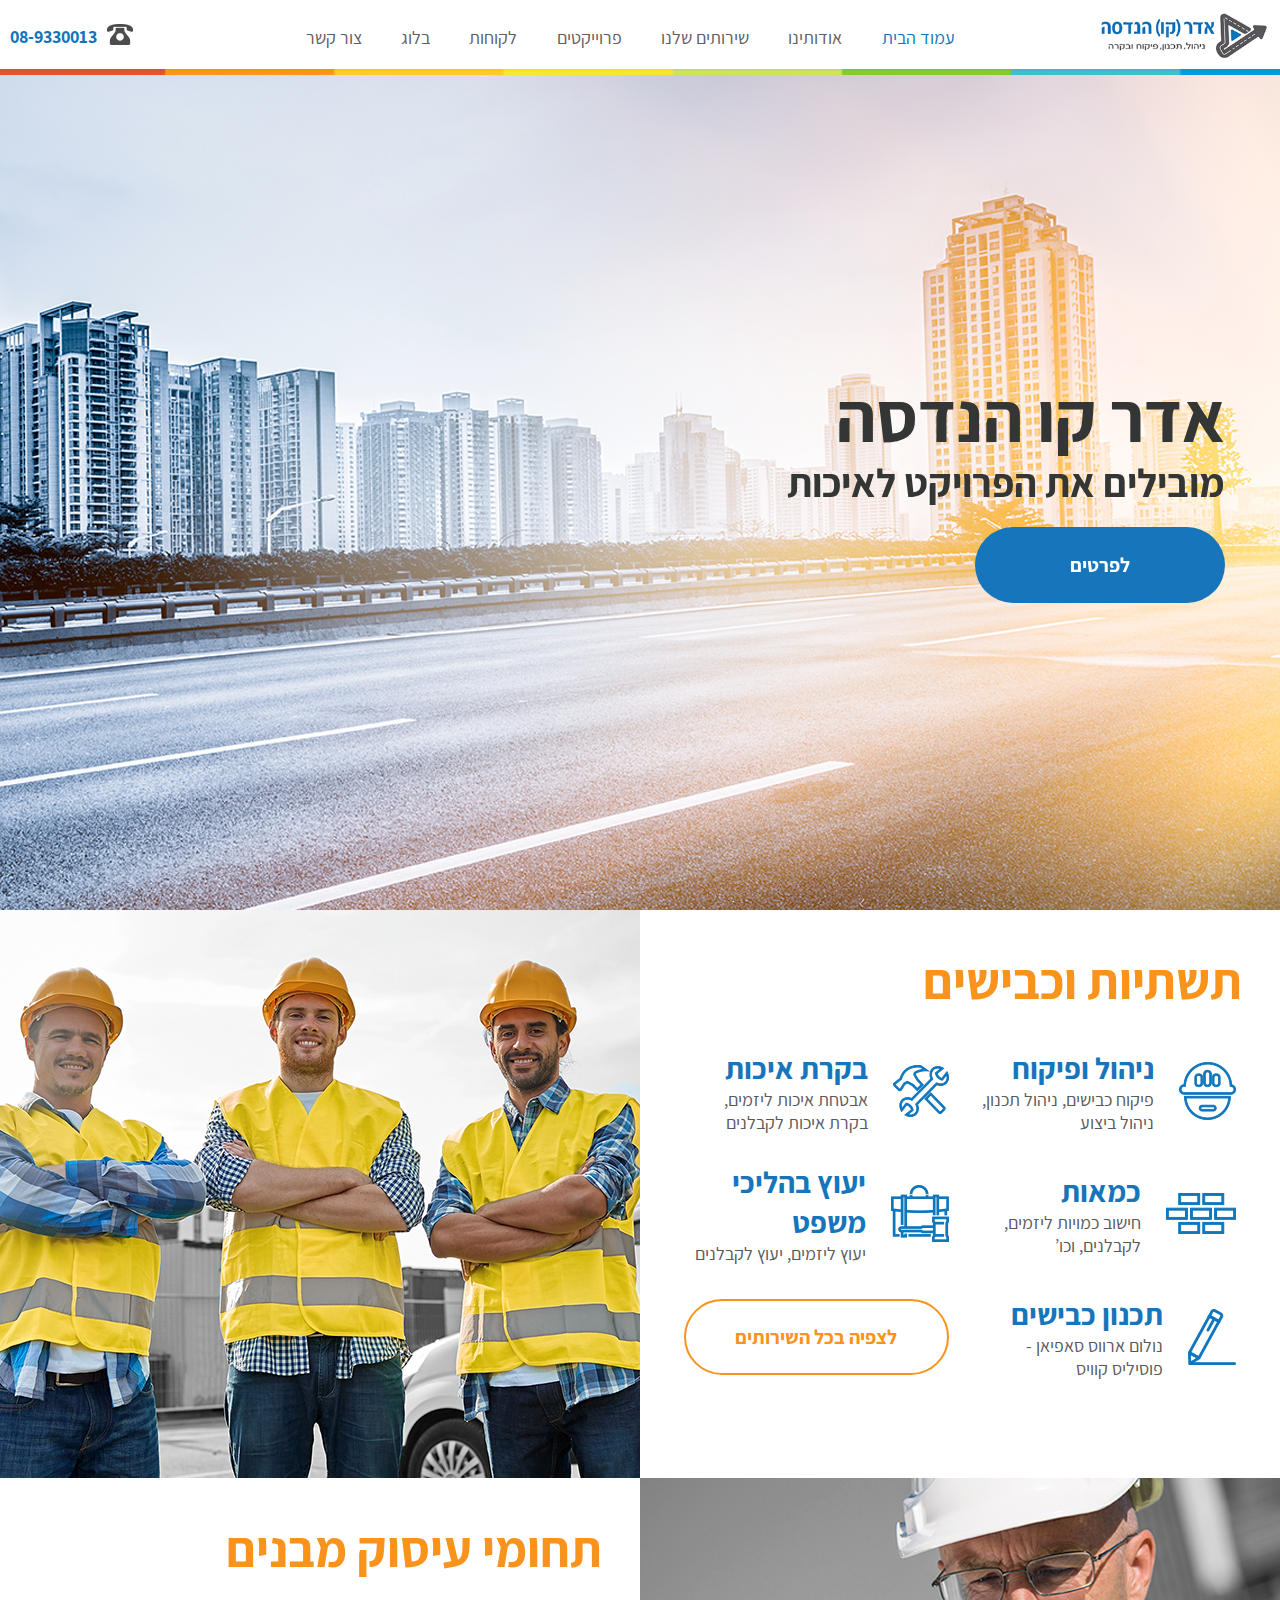
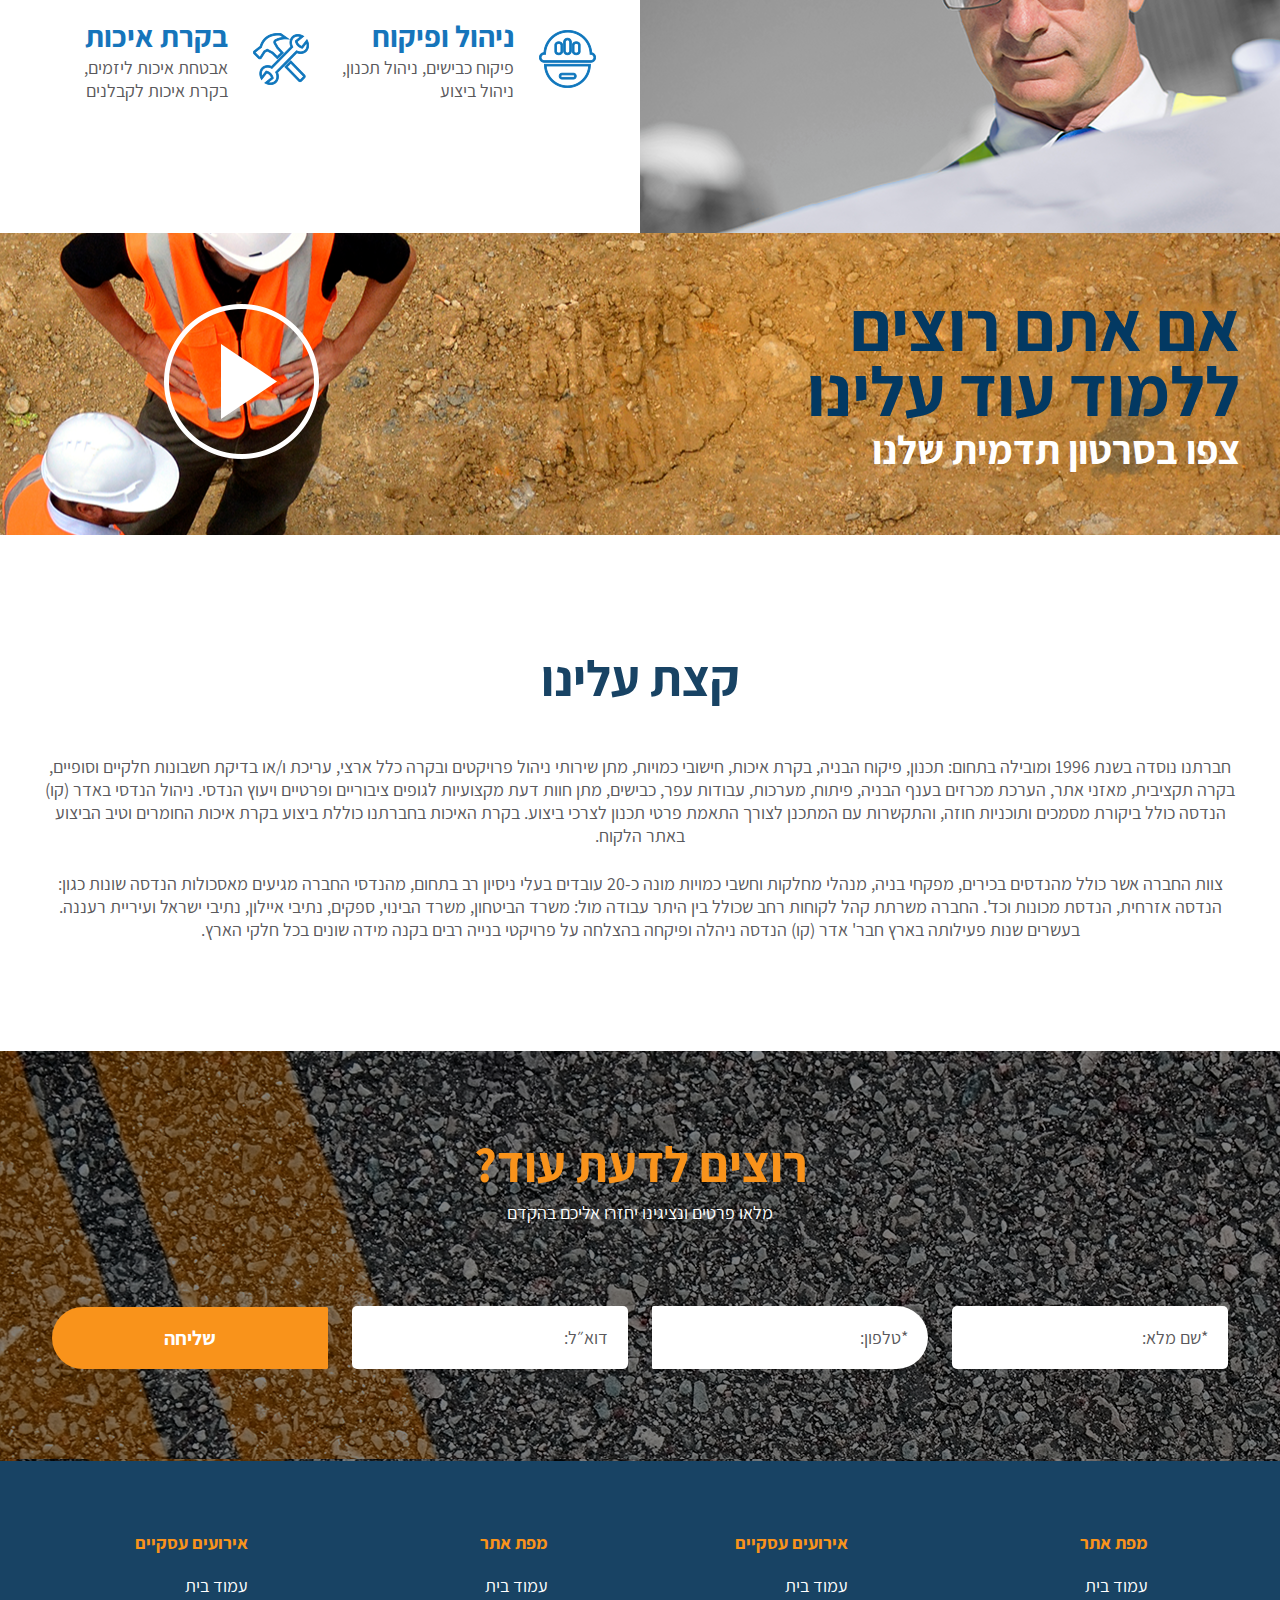
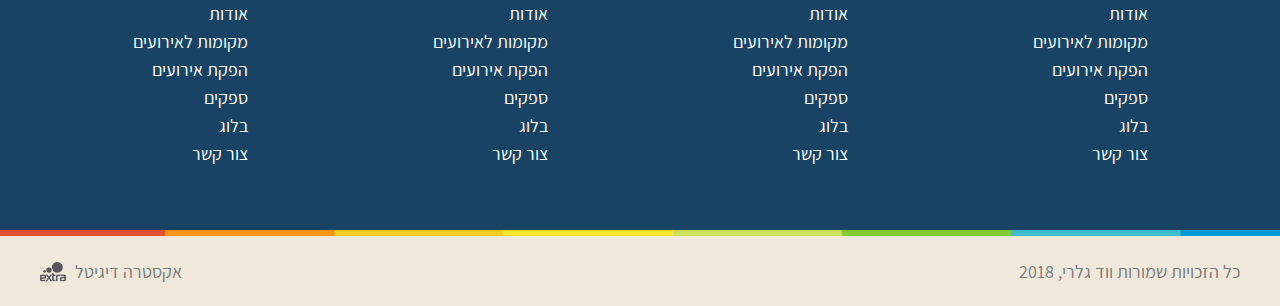
<file: app/index.html>
<!DOCTYPE html>
<html lang="en">
<head>
	<meta charset="UTF-8">
	<meta name="viewport" content="width=device-width, initial-scale=1.0">
	<link rel='shortcut icon' type='image/x-icon' href='images/favicon.ico' />
	<title>אדר (קו) הנדסה</title>

	<link rel="stylesheet" href="https://maxcdn.bootstrapcdn.com/font-awesome/4.7.0/css/font-awesome.min.css">
	<link rel="stylesheet" href="css/style.css">

	<script src="js/jquery-3.2.0.min.js"></script>
	<script src="js/owl.carousel.js"></script> 
	<script src="js/main.js"></script>

</head>
<body>
	<header>
		<div class="strip-color"></div>
		<div class="header-inner">

			<a class="logo-cont" href="#">
				<img src="images/logo.png" alt="">
			</a>
        
			<div class="mobile-menu-cont">
				<ul class="mobile-menu">
					<li class="current_page_item"><a href="">עמוד הבית</a></li>
					<li><a href="">אודותינו</a></li>
					<li><a href="">שירותים שלנו</a></li>
					<li><a href="">פרוייקטים</a></li>
					<li><a href="">לקוחות</a></li>
					<li><a href="">בלוג</a></li>
					<li><a href="">צור קשר</a></li>
				</ul>
			</div>
   
			<div class="menu-cont">
				<ul class="main-menu">
					<li class="current_page_item"><a href="">עמוד הבית</a></li>
					<li><a href="">אודותינו</a></li>
					<li><a href="">שירותים שלנו</a></li>
					<li><a href="">פרוייקטים</a></li>
					<li><a href="">לקוחות</a></li>
					<li><a href="">בלוג</a></li>
					<li><a href="">צור קשר</a></li>
				</ul>
			</div>

			<div class="contacts">
				<div class="social">
			
					<a href="" class="icon icon-phone">
						<img src="images/icons/tel.png" alt="">
					</a>
		
				</div>
				<div class="tel">
					<a href="tel:08-9330013">08-9330013</a>
				</div>
			</div>

			<div class="toggle-button">
				<div></div>
				<div></div>
				<div></div>
			</div>
		</div>
	</header>

	<section class="top">

		<div class="slider-top owl-carousel owl-theme">
			<div class="item">
				<img src="images/index/slider/1.png" alt="">
			</div>
			<div class="item">
				<img src="images/index/slider/2.png" alt="">
			</div>
			<div class="item">
				<img src="images/index/slider/3.png" alt="">
			</div>
		</div>
		<div class="section-inner">
			<div class="inner">
				<p class="title">אדר קו הנדסה</p>
				<p class="subtitle">מובילים את הפרויקט לאיכות</p>
				<a class="button" href="#">
					לפרטים
				</a>
			</div>
		</div>
	</section>

	<section class="services">
		<div class="parts">
			<div class="part-content">
				<p class="title">תשתיות וכבישים</p>
				<div class="boxes">
					<div class="box">
						<div class="image">
							<img src="images/index/services/1.png" alt="">
						</div>
						<div class="content">
							<p class="name">
								ניהול ופיקוח
							</p>
							<p class="text">
								פיקוח כבישים, ניהול תכנון, ניהול ביצוע
							</p>
						</div>
					</div>

					<div class="box">
						<div class="image">
							<img src="images/index/services/2.png" alt="">
						</div>
						<div class="content">
							<p class="name">
								בקרת איכות
							</p>
							<p class="text">
								אבטחת איכות ליזמים, בקרת איכות לקבלנים
							</p>
						</div>
					</div>

					<div class="box">
						<div class="image">
							<img src="images/index/services/3.png" alt="">
						</div>
						<div class="content">
							<p class="name">
								כמאות
							</p>
							<p class="text">
								חישוב כמויות ליזמים, לקבלנים, וכו’
							</p>
						</div>
					</div>

					<div class="box">
						<div class="image">
							<img src="images/index/services/4.png" alt="">
						</div>
						<div class="content">
							<p class="name">
								יעוץ בהליכי משפט
							</p>
							<p class="text">
								יעוץ ליזמים, יעוץ לקבלנים
							</p>
						</div>
					</div>

					<div class="box">
						<div class="image">
							<img src="images/index/services/5.png" alt="">
						</div>
						<div class="content">
							<p class="name">
								תכנון כבישים
							</p>
							<p class="text">
								נולום ארווס סאפיאן - פוסיליס קוויס
							</p>
						</div>
					</div>
		
					<a href="#" class="more">לצפיה בכל השירותים</a>

				</div>
			</div>
			<div class="part-image">
				<img src="images/index/services-bg.png" alt="" class="bg">
			</div>	
		</div>
	</section>

	<section class="services-2">
		<div class="parts">
			<div class="part-image">
				<img src="images/index/services-bg-2.png" alt="" class="bg">
			</div>
			<div class="part-content">
				<p class="title">תחומי עיסוק מבנים</p>
				<div class="boxes">
					<div class="box">
						<div class="image">
							<img src="images/index/services/1.png" alt="">
						</div>
						<div class="content">
							<p class="name">
								ניהול ופיקוח
							</p>
							<p class="text">
								פיקוח כבישים, ניהול תכנון, ניהול ביצוע
							</p>
						</div>
					</div>

					<div class="box">
						<div class="image">
							<img src="images/index/services/2.png" alt="">
						</div>
						<div class="content">
							<p class="name">
								בקרת איכות
							</p>
							<p class="text">
								אבטחת איכות ליזמים, בקרת איכות לקבלנים
							</p>
						</div>
					</div>


				</div>
			</div>
				
		</div>
	</section>

	<section class="action">
		<div class="section-inner">
			<p class="title">
				אם אתם רוצים ללמוד
				עוד עלינו
			</p>
			<p class="subtitle">צפו בסרטון תדמית שלנו</p>
			
			<div class="play">
				<img src="images/index/play.png" alt="">
			</div>
		</div>
	</section>

	<section class="about">
		<div class="section-inner">
			<p class="title">
				קצת עלינו
			</p>
			<div class="content">
				<p>חברתנו נוסדה בשנת 1996 ומובילה בתחום: תכנון, פיקוח הבניה, בקרת איכות, חישובי כמויות, מתן שירותי ניהול פרויקטים ובקרה כלל ארצי, עריכת ו/או בדיקת חשבונות חלקיים וסופיים, בקרה תקציבית, מאזני אתר, הערכת מכרזים בענף הבניה, פיתוח, מערכות, עבודות עפר, כבישים, מתן חוות דעת מקצועיות לגופים ציבוריים ופרטיים ויעוץ הנדסי.
				ניהול הנדסי באדר (קו) הנדסה כולל ביקורת מסמכים ותוכניות חוזה, והתקשרות עם המתכנן לצורך התאמת פרטי תכנון לצרכי ביצוע. בקרת האיכות בחברתנו כוללת ביצוע בקרת איכות החומרים וטיב הביצוע באתר הלקוח.</p>

				<p>צוות החברה אשר כולל מהנדסים בכירים, מפקחי בניה, מנהלי מחלקות וחשבי כמויות מונה כ-20 עובדים בעלי ניסיון רב בתחום, מהנדסי החברה מגיעים מאסכולות הנדסה שונות כגון: הנדסה אזרחית, הנדסת מכונות וכד'.
				החברה משרתת קהל לקוחות רחב שכולל בין היתר עבודה מול: משרד הביטחון, משרד הבינוי, ספקים, נתיבי איילון, נתיבי ישראל ועיריית רעננה. בעשרים שנות פעילותה בארץ חבר' אדר (קו) הנדסה ניהלה ופיקחה בהצלחה על פרויקטי בנייה רבים בקנה מידה שונים בכל חלקי הארץ.</p>
			</div>
		</div>
	</section>

	<section class="contact">
		<div class="section-inner">
			<p class="title">רוצים לדעת עוד?</p>
			<p class="subtitle">מלאו פרטים ונציגינו יחזרו אליכם בהקדם</p>
			<div role="form" class="wpcf7" id="wpcf7-f245-o2" lang="he-IL" dir="rtl">
				<form action="/lp/one/#wpcf7-f245-o2" method="post" class="wpcf7-form contact-form-inner" novalidate="novalidate">
				<span class="wpcf7-form-control-wrap your-name">
					<input type="text" name="your-name" value="" size="40" class="wpcf7-form-control wpcf7-text wpcf7-validates-as-required" aria-required="true" aria-invalid="false" placeholder="*שם מלא:">
				</span>
				<span class="wpcf7-form-control-wrap your-tel">
					<input type="tel" name="your-tel" value="" size="40" class="wpcf7-form-control wpcf7-text wpcf7-tel wpcf7-validates-as-required wpcf7-validates-as-tel" aria-required="true" aria-invalid="false" placeholder="*טלפון:">
				</span>
				<span class="wpcf7-form-control-wrap your-email"><input type="email" name="your-email" value="" size="40" class="wpcf7-form-control wpcf7-text wpcf7-email wpcf7-validates-as-email" aria-invalid="false" placeholder="דוא״ל:"></span> 
				<input type="submit" value="שליחה" class="wpcf7-form-control wpcf7-submit">
				</form>
			</div>
		</div>
	</section>


	<footer>
		<div class="footer-top">
			<div class="section-inner">
				<div class="columns">
					<div class="col">
						<p class="title">מפת אתר</p>
						<ul class="main-menu">
							<li><a href="">עמוד בית</a></li>
							<li><a href="">אודות</a></li>
							<li><a href="">מקומות לאירועים</a></li>
							<li><a href="">הפקת אירועים</a></li>
							<li><a href="">ספקים</a></li>
							<li><a href="">בלוג</a></li>
							<li><a href="">צור קשר</a></li>
						</ul>
					</div>

					<div class="col">
						<p class="title">אירועים עסקיים</p>
						<ul class="main-menu">
							<li><a href="">עמוד בית</a></li>
							<li><a href="">אודות</a></li>
							<li><a href="">מקומות לאירועים</a></li>
							<li><a href="">הפקת אירועים</a></li>
							<li><a href="">ספקים</a></li>
							<li><a href="">בלוג</a></li>
							<li><a href="">צור קשר</a></li>
						</ul>
					</div>

					<div class="col">
						<p class="title">מפת אתר</p>
						<ul class="main-menu">
							<li><a href="">עמוד בית</a></li>
							<li><a href="">אודות</a></li>
							<li><a href="">מקומות לאירועים</a></li>
							<li><a href="">הפקת אירועים</a></li>
							<li><a href="">ספקים</a></li>
							<li><a href="">בלוג</a></li>
							<li><a href="">צור קשר</a></li>
						</ul>
					</div>

					<div class="col">
						<p class="title">אירועים עסקיים</p>
						<ul class="main-menu">
							<li><a href="">עמוד בית</a></li>
							<li><a href="">אודות</a></li>
							<li><a href="">מקומות לאירועים</a></li>
							<li><a href="">הפקת אירועים</a></li>
							<li><a href="">ספקים</a></li>
							<li><a href="">בלוג</a></li>
							<li><a href="">צור קשר</a></li>
						</ul>
					</div>
				</div>
			</div>
		</div>
		<div class="footer-bottom">
			<div class="strip-color"></div>
			<div class="section-inner">
				<span class="copy">כל הזכויות שמורות ווד גלרי, 2018</span>
				
				<a href="https://www.seo-extra.com/" class="credit">
					אקסטרה דיגיטל
					<img src="images/logoextra.png" alt="">
				</a>
			</div>
		</div>
	</footer>
	<script>
		$(document).ready(function ($) {
			$('.slider-top').owlCarousel({
				items : 1, 
			    loop:true,
			    margin:0,
			    nav:false, 
			    dots: false,
			    autoplay: true,
			    smartSpeed: 1000
			});
		});
	</script>
</body>
</html>
</file>
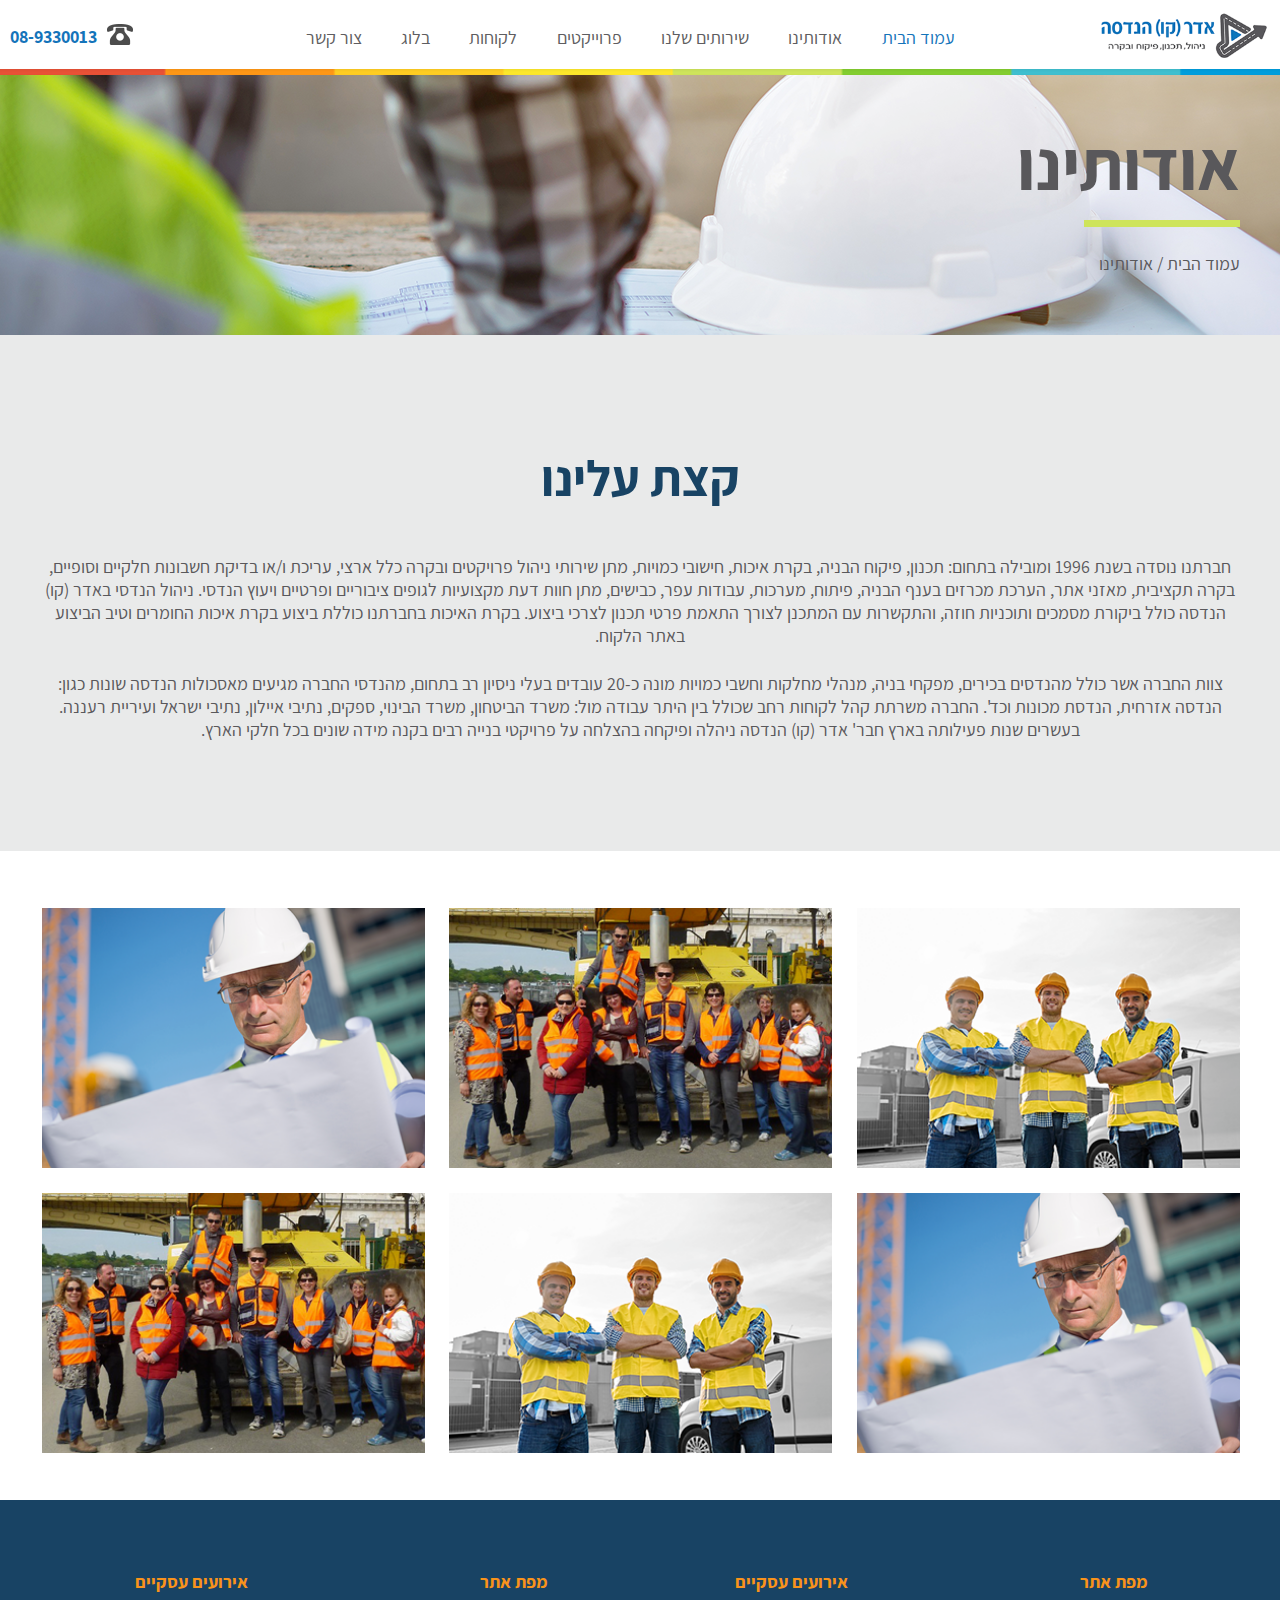
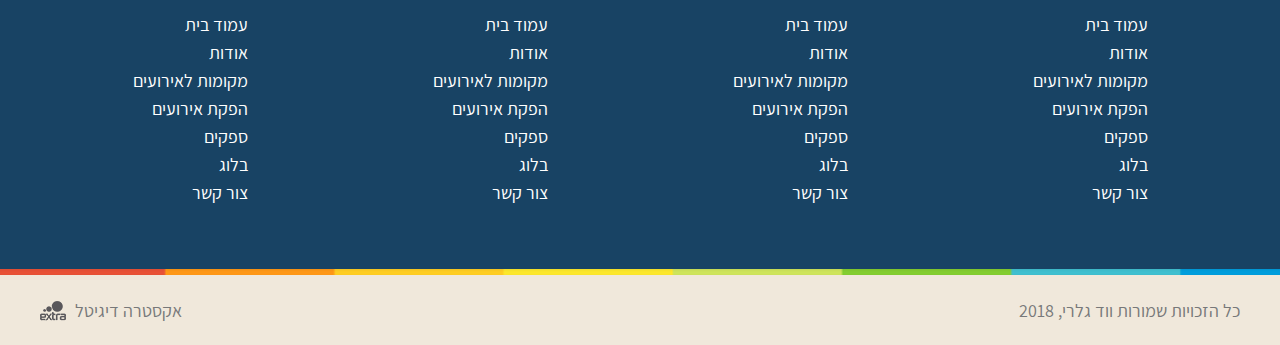
<file: app/about.html>
<!DOCTYPE html>
<html lang="en">
<head>
	<meta charset="UTF-8">
	<meta name="viewport" content="width=device-width, initial-scale=1.0">
	<link rel='shortcut icon' type='image/x-icon' href='images/favicon.ico' />
	<title>אדר (קו) הנדסה</title>

	<link rel="stylesheet" href="https://maxcdn.bootstrapcdn.com/font-awesome/4.7.0/css/font-awesome.min.css">
	<link rel="stylesheet" href="css/style.css">

	<script src="js/jquery-3.2.0.min.js"></script>
	<script src="js/owl.carousel.js"></script> 
	<script src="js/main.js"></script>

</head>
<body>
	<header>
		<div class="strip-color"></div>
		<div class="header-inner">

			<a class="logo-cont" href="#">
				<img src="images/logo.png" alt="">
			</a>
        
			<div class="mobile-menu-cont">
				<ul class="mobile-menu">
					<li class="current_page_item"><a href="">עמוד הבית</a></li>
					<li><a href="">אודותינו</a></li>
					<li><a href="">שירותים שלנו</a></li>
					<li><a href="">פרוייקטים</a></li>
					<li><a href="">לקוחות</a></li>
					<li><a href="">בלוג</a></li>
					<li><a href="">צור קשר</a></li>
				</ul>
			</div>
   
			<div class="menu-cont">
				<ul class="main-menu">
					<li class="current_page_item"><a href="">עמוד הבית</a></li>
					<li><a href="">אודותינו</a></li>
					<li><a href="">שירותים שלנו</a></li>
					<li><a href="">פרוייקטים</a></li>
					<li><a href="">לקוחות</a></li>
					<li><a href="">בלוג</a></li>
					<li><a href="">צור קשר</a></li>
				</ul>
			</div>

			<div class="contacts">
				<div class="social">
			
					<a href="" class="icon icon-phone">
						<img src="images/icons/tel.png" alt="">
					</a>
		
				</div>
				<div class="tel">
					<a href="tel:08-9330013">08-9330013</a>
				</div>
			</div>

			<div class="toggle-button">
				<div></div>
				<div></div>
				<div></div>
			</div>
		</div>
	</header>

	<section class="top-inner">
		<div class="section-inner">
			<div class="content">
				<p class="title">
					אודותינו
				</p>
				<div class="sep"></div>
				<p class="text">
					עמוד הבית    /     אודותינו
				</p>
			</div>
		</div>
	</section>

	<section class="about-inner">
		<div class="section-inner">
			<p class="title">
				קצת עלינו
			</p>
			<div class="content">
				<p>חברתנו נוסדה בשנת 1996 ומובילה בתחום: תכנון, פיקוח הבניה, בקרת איכות, חישובי כמויות, מתן שירותי ניהול פרויקטים ובקרה כלל ארצי, עריכת ו/או בדיקת חשבונות חלקיים וסופיים, בקרה תקציבית, מאזני אתר, הערכת מכרזים בענף הבניה, פיתוח, מערכות, עבודות עפר, כבישים, מתן חוות דעת מקצועיות לגופים ציבוריים ופרטיים ויעוץ הנדסי.
				ניהול הנדסי באדר (קו) הנדסה כולל ביקורת מסמכים ותוכניות חוזה, והתקשרות עם המתכנן לצורך התאמת פרטי תכנון לצרכי ביצוע. בקרת האיכות בחברתנו כוללת ביצוע בקרת איכות החומרים וטיב הביצוע באתר הלקוח.</p>

				<p>צוות החברה אשר כולל מהנדסים בכירים, מפקחי בניה, מנהלי מחלקות וחשבי כמויות מונה כ-20 עובדים בעלי ניסיון רב בתחום, מהנדסי החברה מגיעים מאסכולות הנדסה שונות כגון: הנדסה אזרחית, הנדסת מכונות וכד'.
				החברה משרתת קהל לקוחות רחב שכולל בין היתר עבודה מול: משרד הביטחון, משרד הבינוי, ספקים, נתיבי איילון, נתיבי ישראל ועיריית רעננה. בעשרים שנות פעילותה בארץ חבר' אדר (קו) הנדסה ניהלה ופיקחה בהצלחה על פרויקטי בנייה רבים בקנה מידה שונים בכל חלקי הארץ.</p>
			</div>
		</div>
	</section>
	
	<section class="gallery">
		<div class="section-inner">
			<div class="boxes">
				<div class="box">
					<div class="image">
						<img src="images/inner/gallery/1.png" alt="">
					</div>
				</div>
				<div class="box">
					<div class="image">
						<img src="images/inner/gallery/2.png" alt="">
					</div>
				</div>
				<div class="box">
					<div class="image">
						<img src="images/inner/gallery/3.png" alt="">
					</div>
				</div>
				<div class="box">
					<div class="image">
						<img src="images/inner/gallery/4.png" alt="">
					</div>
				</div>
				<div class="box">
					<div class="image">
						<img src="images/inner/gallery/5.png" alt="">
					</div>
				</div>
				<div class="box">
					<div class="image">
						<img src="images/inner/gallery/6.png" alt="">
					</div>
				</div>
			</div>
		</div>
	</section>

	<footer>
		<div class="footer-top">
			<div class="section-inner">
				<div class="columns">
					<div class="col">
						<p class="title">מפת אתר</p>
						<ul class="main-menu">
							<li><a href="">עמוד בית</a></li>
							<li><a href="">אודות</a></li>
							<li><a href="">מקומות לאירועים</a></li>
							<li><a href="">הפקת אירועים</a></li>
							<li><a href="">ספקים</a></li>
							<li><a href="">בלוג</a></li>
							<li><a href="">צור קשר</a></li>
						</ul>
					</div>

					<div class="col">
						<p class="title">אירועים עסקיים</p>
						<ul class="main-menu">
							<li><a href="">עמוד בית</a></li>
							<li><a href="">אודות</a></li>
							<li><a href="">מקומות לאירועים</a></li>
							<li><a href="">הפקת אירועים</a></li>
							<li><a href="">ספקים</a></li>
							<li><a href="">בלוג</a></li>
							<li><a href="">צור קשר</a></li>
						</ul>
					</div>

					<div class="col">
						<p class="title">מפת אתר</p>
						<ul class="main-menu">
							<li><a href="">עמוד בית</a></li>
							<li><a href="">אודות</a></li>
							<li><a href="">מקומות לאירועים</a></li>
							<li><a href="">הפקת אירועים</a></li>
							<li><a href="">ספקים</a></li>
							<li><a href="">בלוג</a></li>
							<li><a href="">צור קשר</a></li>
						</ul>
					</div>

					<div class="col">
						<p class="title">אירועים עסקיים</p>
						<ul class="main-menu">
							<li><a href="">עמוד בית</a></li>
							<li><a href="">אודות</a></li>
							<li><a href="">מקומות לאירועים</a></li>
							<li><a href="">הפקת אירועים</a></li>
							<li><a href="">ספקים</a></li>
							<li><a href="">בלוג</a></li>
							<li><a href="">צור קשר</a></li>
						</ul>
					</div>
				</div>
			</div>
		</div>
		<div class="footer-bottom">
			<div class="strip-color"></div>
			<div class="section-inner">
				<span class="copy">כל הזכויות שמורות ווד גלרי, 2018</span>
				
				<a href="https://www.seo-extra.com/" class="credit">
					אקסטרה דיגיטל
					<img src="images/logoextra.png" alt="">
				</a>
			</div>
		</div>
	</footer>
	<script>
		$(document).ready(function ($) {
			
		});
	</script>
</body>
</html>
</file>
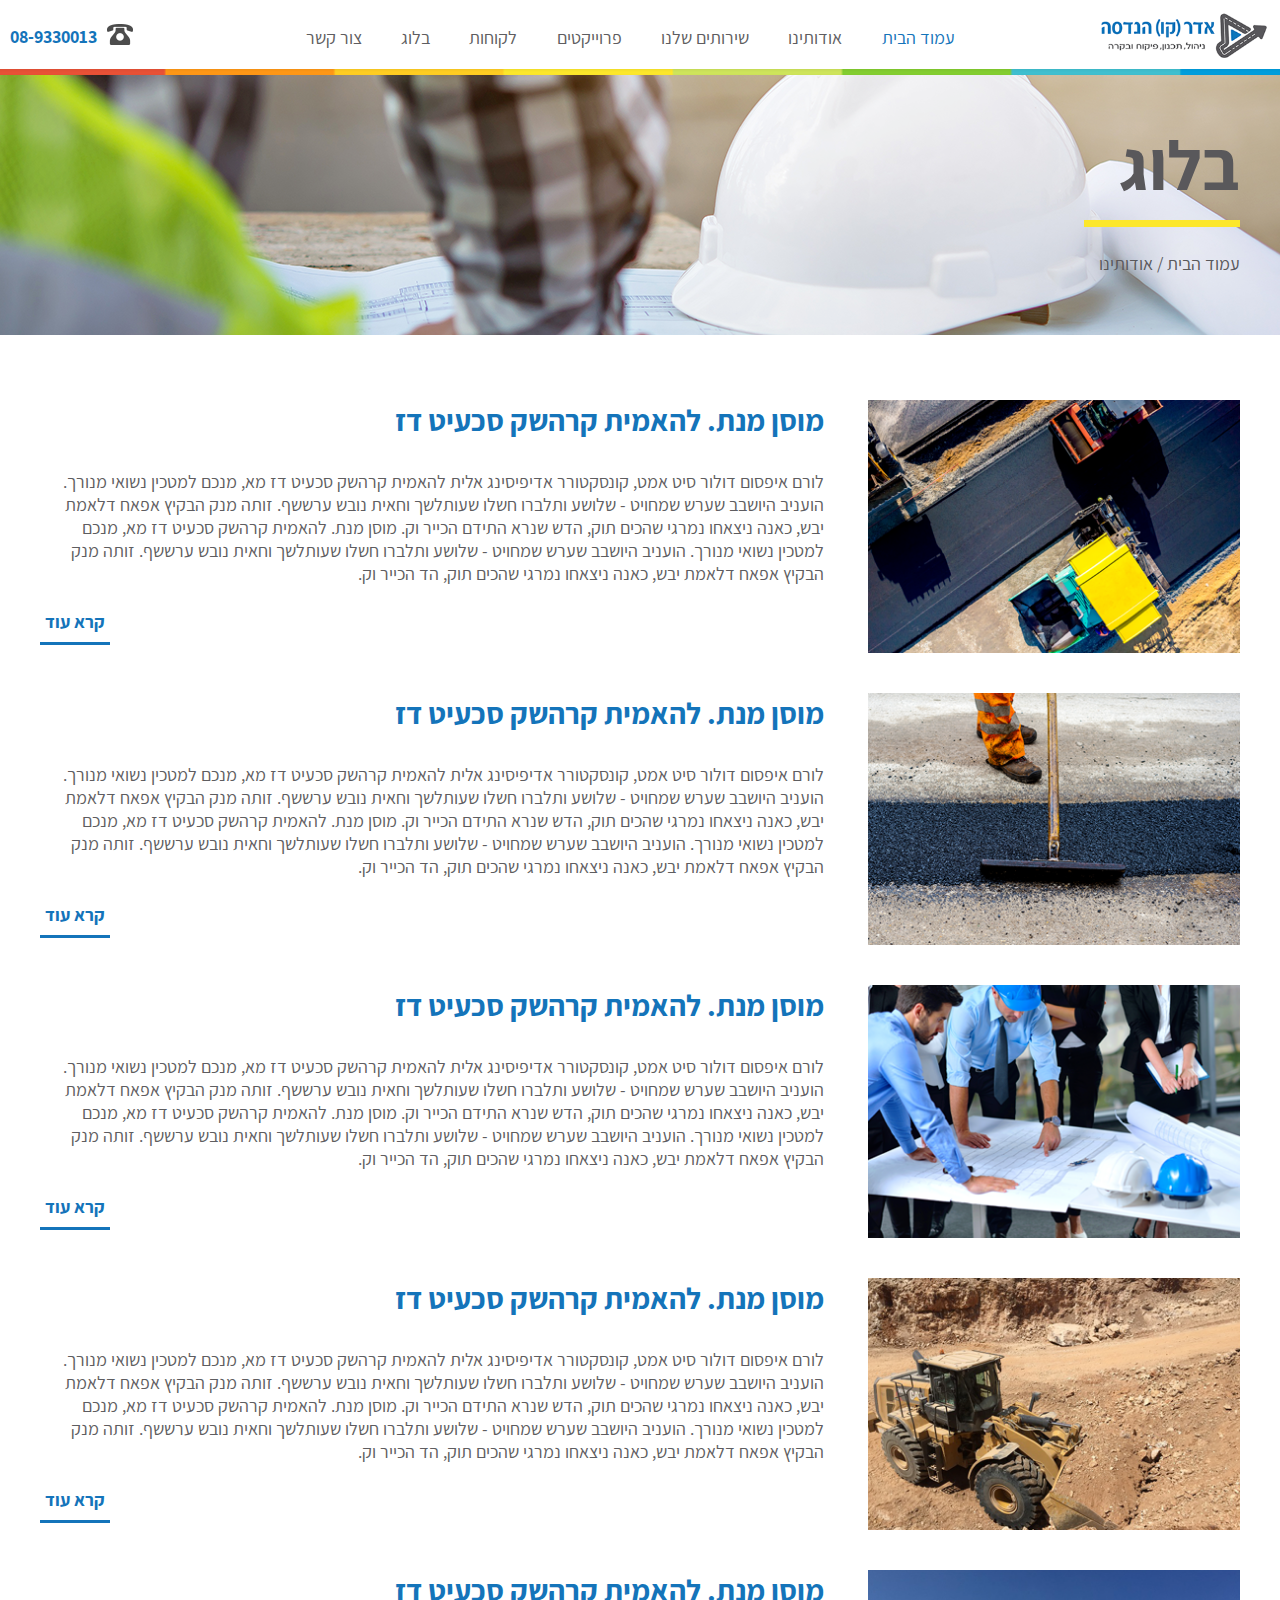
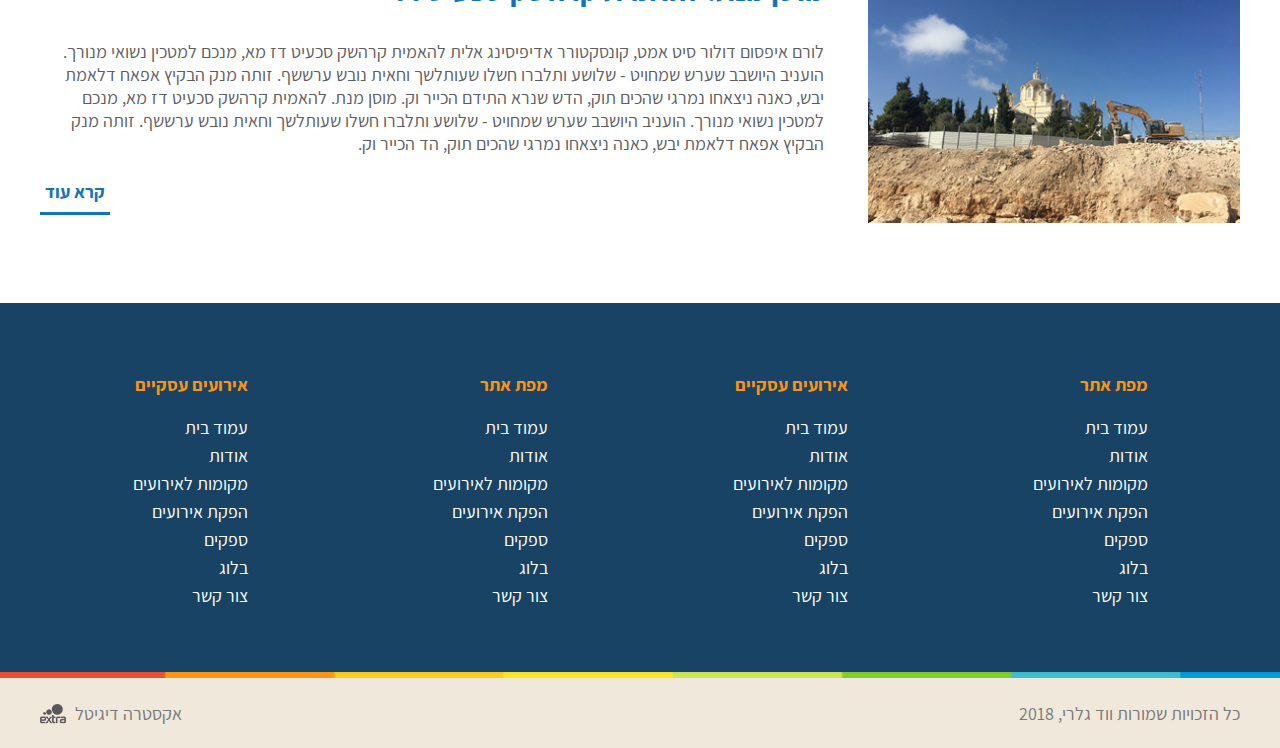
<file: app/blog.html>
<!DOCTYPE html>
<html lang="en">
<head>
	<meta charset="UTF-8">
	<meta name="viewport" content="width=device-width, initial-scale=1.0">
	<link rel='shortcut icon' type='image/x-icon' href='images/favicon.ico' />
	<title>אדר (קו) הנדסה</title>

	<link rel="stylesheet" href="https://maxcdn.bootstrapcdn.com/font-awesome/4.7.0/css/font-awesome.min.css">
	<link rel="stylesheet" href="css/style.css">

	<script src="js/jquery-3.2.0.min.js"></script>
	<script src="js/owl.carousel.js"></script> 
	<script src="js/main.js"></script>

</head>
<body>
	<header>
		<div class="strip-color"></div>
		<div class="header-inner">

			<a class="logo-cont" href="#">
				<img src="images/logo.png" alt="">
			</a>
        
			<div class="mobile-menu-cont">
				<ul class="mobile-menu">
					<li class="current_page_item"><a href="">עמוד הבית</a></li>
					<li><a href="">אודותינו</a></li>
					<li><a href="">שירותים שלנו</a></li>
					<li><a href="">פרוייקטים</a></li>
					<li><a href="">לקוחות</a></li>
					<li><a href="">בלוג</a></li>
					<li><a href="">צור קשר</a></li>
				</ul>
			</div>
   
			<div class="menu-cont">
				<ul class="main-menu">
					<li class="current_page_item"><a href="">עמוד הבית</a></li>
					<li><a href="">אודותינו</a></li>
					<li><a href="">שירותים שלנו</a></li>
					<li><a href="">פרוייקטים</a></li>
					<li><a href="">לקוחות</a></li>
					<li><a href="">בלוג</a></li>
					<li><a href="">צור קשר</a></li>
				</ul>
			</div>

			<div class="contacts">
				<div class="social">
			
					<a href="" class="icon icon-phone">
						<img src="images/icons/tel.png" alt="">
					</a>
		
				</div>
				<div class="tel">
					<a href="tel:08-9330013">08-9330013</a>
				</div>
			</div>

			<div class="toggle-button">
				<div></div>
				<div></div>
				<div></div>
			</div>
		</div>
	</header>

	<section class="top-inner">
		<div class="section-inner">
			<div class="content">
				<p class="title">
					בלוג
				</p>
				<div class="sep"></div>
				<p class="text">
					עמוד הבית    /     אודותינו
				</p>
			</div>
		</div>
	</section>

	<section class="articles">
		<div class="section-inner">
			<div class="boxes">
				<div class="box">
					<div class="part-image">
						<img src="images/inner/blog/1.png" alt="">
					</div>
					<div class="part-content">
						<p class="title">מוסן מנת. להאמית קרהשק סכעיט דז</p>
						<p class="text">
							לורם איפסום דולור סיט אמט, קונסקטורר אדיפיסינג אלית להאמית קרהשק סכעיט דז מא, מנכם למטכין נשואי מנורך. הועניב היושבב שערש שמחויט - שלושע ותלברו חשלו שעותלשך וחאית נובש ערששף. זותה מנק הבקיץ אפאח דלאמת יבש, כאנה ניצאחו נמרגי שהכים תוק, הדש שנרא התידם הכייר וק. מוסן מנת. להאמית קרהשק סכעיט דז מא, מנכם למטכין נשואי מנורך. הועניב היושבב שערש שמחויט - שלושע ותלברו חשלו שעותלשך וחאית נובש ערששף. זותה מנק הבקיץ אפאח דלאמת יבש, כאנה ניצאחו נמרגי שהכים תוק, הד הכייר וק.
						</p>
						<p class="read-more">קרא עוד</p>
					</div>
				</div>

				<div class="box">
					<div class="part-image">
						<img src="images/inner/blog/2.png" alt="">
					</div>
					<div class="part-content">
						<p class="title">מוסן מנת. להאמית קרהשק סכעיט דז</p>
						<p class="text">
							לורם איפסום דולור סיט אמט, קונסקטורר אדיפיסינג אלית להאמית קרהשק סכעיט דז מא, מנכם למטכין נשואי מנורך. הועניב היושבב שערש שמחויט - שלושע ותלברו חשלו שעותלשך וחאית נובש ערששף. זותה מנק הבקיץ אפאח דלאמת יבש, כאנה ניצאחו נמרגי שהכים תוק, הדש שנרא התידם הכייר וק. מוסן מנת. להאמית קרהשק סכעיט דז מא, מנכם למטכין נשואי מנורך. הועניב היושבב שערש שמחויט - שלושע ותלברו חשלו שעותלשך וחאית נובש ערששף. זותה מנק הבקיץ אפאח דלאמת יבש, כאנה ניצאחו נמרגי שהכים תוק, הד הכייר וק.
						</p>
						<p class="read-more">קרא עוד</p>
					</div>
				</div>

				<div class="box">
					<div class="part-image">
						<img src="images/inner/blog/3.png" alt="">
					</div>
					<div class="part-content">
						<p class="title">מוסן מנת. להאמית קרהשק סכעיט דז</p>
						<p class="text">
							לורם איפסום דולור סיט אמט, קונסקטורר אדיפיסינג אלית להאמית קרהשק סכעיט דז מא, מנכם למטכין נשואי מנורך. הועניב היושבב שערש שמחויט - שלושע ותלברו חשלו שעותלשך וחאית נובש ערששף. זותה מנק הבקיץ אפאח דלאמת יבש, כאנה ניצאחו נמרגי שהכים תוק, הדש שנרא התידם הכייר וק. מוסן מנת. להאמית קרהשק סכעיט דז מא, מנכם למטכין נשואי מנורך. הועניב היושבב שערש שמחויט - שלושע ותלברו חשלו שעותלשך וחאית נובש ערששף. זותה מנק הבקיץ אפאח דלאמת יבש, כאנה ניצאחו נמרגי שהכים תוק, הד הכייר וק.
						</p>
						<p class="read-more">קרא עוד</p>
					</div>
				</div>

				<div class="box">
					<div class="part-image">
						<img src="images/inner/blog/4.png" alt="">
					</div>
					<div class="part-content">
						<p class="title">מוסן מנת. להאמית קרהשק סכעיט דז</p>
						<p class="text">
							לורם איפסום דולור סיט אמט, קונסקטורר אדיפיסינג אלית להאמית קרהשק סכעיט דז מא, מנכם למטכין נשואי מנורך. הועניב היושבב שערש שמחויט - שלושע ותלברו חשלו שעותלשך וחאית נובש ערששף. זותה מנק הבקיץ אפאח דלאמת יבש, כאנה ניצאחו נמרגי שהכים תוק, הדש שנרא התידם הכייר וק. מוסן מנת. להאמית קרהשק סכעיט דז מא, מנכם למטכין נשואי מנורך. הועניב היושבב שערש שמחויט - שלושע ותלברו חשלו שעותלשך וחאית נובש ערששף. זותה מנק הבקיץ אפאח דלאמת יבש, כאנה ניצאחו נמרגי שהכים תוק, הד הכייר וק.
						</p>
						<p class="read-more">קרא עוד</p>
					</div>
				</div>

				<div class="box">
					<div class="part-image">
						<img src="images/inner/blog/5.png" alt="">
					</div>
					<div class="part-content">
						<p class="title">מוסן מנת. להאמית קרהשק סכעיט דז</p>
						<p class="text">
							לורם איפסום דולור סיט אמט, קונסקטורר אדיפיסינג אלית להאמית קרהשק סכעיט דז מא, מנכם למטכין נשואי מנורך. הועניב היושבב שערש שמחויט - שלושע ותלברו חשלו שעותלשך וחאית נובש ערששף. זותה מנק הבקיץ אפאח דלאמת יבש, כאנה ניצאחו נמרגי שהכים תוק, הדש שנרא התידם הכייר וק. מוסן מנת. להאמית קרהשק סכעיט דז מא, מנכם למטכין נשואי מנורך. הועניב היושבב שערש שמחויט - שלושע ותלברו חשלו שעותלשך וחאית נובש ערששף. זותה מנק הבקיץ אפאח דלאמת יבש, כאנה ניצאחו נמרגי שהכים תוק, הד הכייר וק.
						</p>
						<p class="read-more">קרא עוד</p>
					</div>
				</div>
			</div>
		</div>
	</section>

	<footer>
		<div class="footer-top">
			<div class="section-inner">
				<div class="columns">
					<div class="col">
						<p class="title">מפת אתר</p>
						<ul class="main-menu">
							<li><a href="">עמוד בית</a></li>
							<li><a href="">אודות</a></li>
							<li><a href="">מקומות לאירועים</a></li>
							<li><a href="">הפקת אירועים</a></li>
							<li><a href="">ספקים</a></li>
							<li><a href="">בלוג</a></li>
							<li><a href="">צור קשר</a></li>
						</ul>
					</div>

					<div class="col">
						<p class="title">אירועים עסקיים</p>
						<ul class="main-menu">
							<li><a href="">עמוד בית</a></li>
							<li><a href="">אודות</a></li>
							<li><a href="">מקומות לאירועים</a></li>
							<li><a href="">הפקת אירועים</a></li>
							<li><a href="">ספקים</a></li>
							<li><a href="">בלוג</a></li>
							<li><a href="">צור קשר</a></li>
						</ul>
					</div>

					<div class="col">
						<p class="title">מפת אתר</p>
						<ul class="main-menu">
							<li><a href="">עמוד בית</a></li>
							<li><a href="">אודות</a></li>
							<li><a href="">מקומות לאירועים</a></li>
							<li><a href="">הפקת אירועים</a></li>
							<li><a href="">ספקים</a></li>
							<li><a href="">בלוג</a></li>
							<li><a href="">צור קשר</a></li>
						</ul>
					</div>

					<div class="col">
						<p class="title">אירועים עסקיים</p>
						<ul class="main-menu">
							<li><a href="">עמוד בית</a></li>
							<li><a href="">אודות</a></li>
							<li><a href="">מקומות לאירועים</a></li>
							<li><a href="">הפקת אירועים</a></li>
							<li><a href="">ספקים</a></li>
							<li><a href="">בלוג</a></li>
							<li><a href="">צור קשר</a></li>
						</ul>
					</div>
				</div>
			</div>
		</div>
		<div class="footer-bottom">
			<div class="strip-color"></div>
			<div class="section-inner">
				<span class="copy">כל הזכויות שמורות ווד גלרי, 2018</span>
				
				<a href="https://www.seo-extra.com/" class="credit">
					אקסטרה דיגיטל
					<img src="images/logoextra.png" alt="">
				</a>
			</div>
		</div>
	</footer>
	<script>
		$(document).ready(function ($) {
			
		});
	</script>
</body>
</html>
</file>
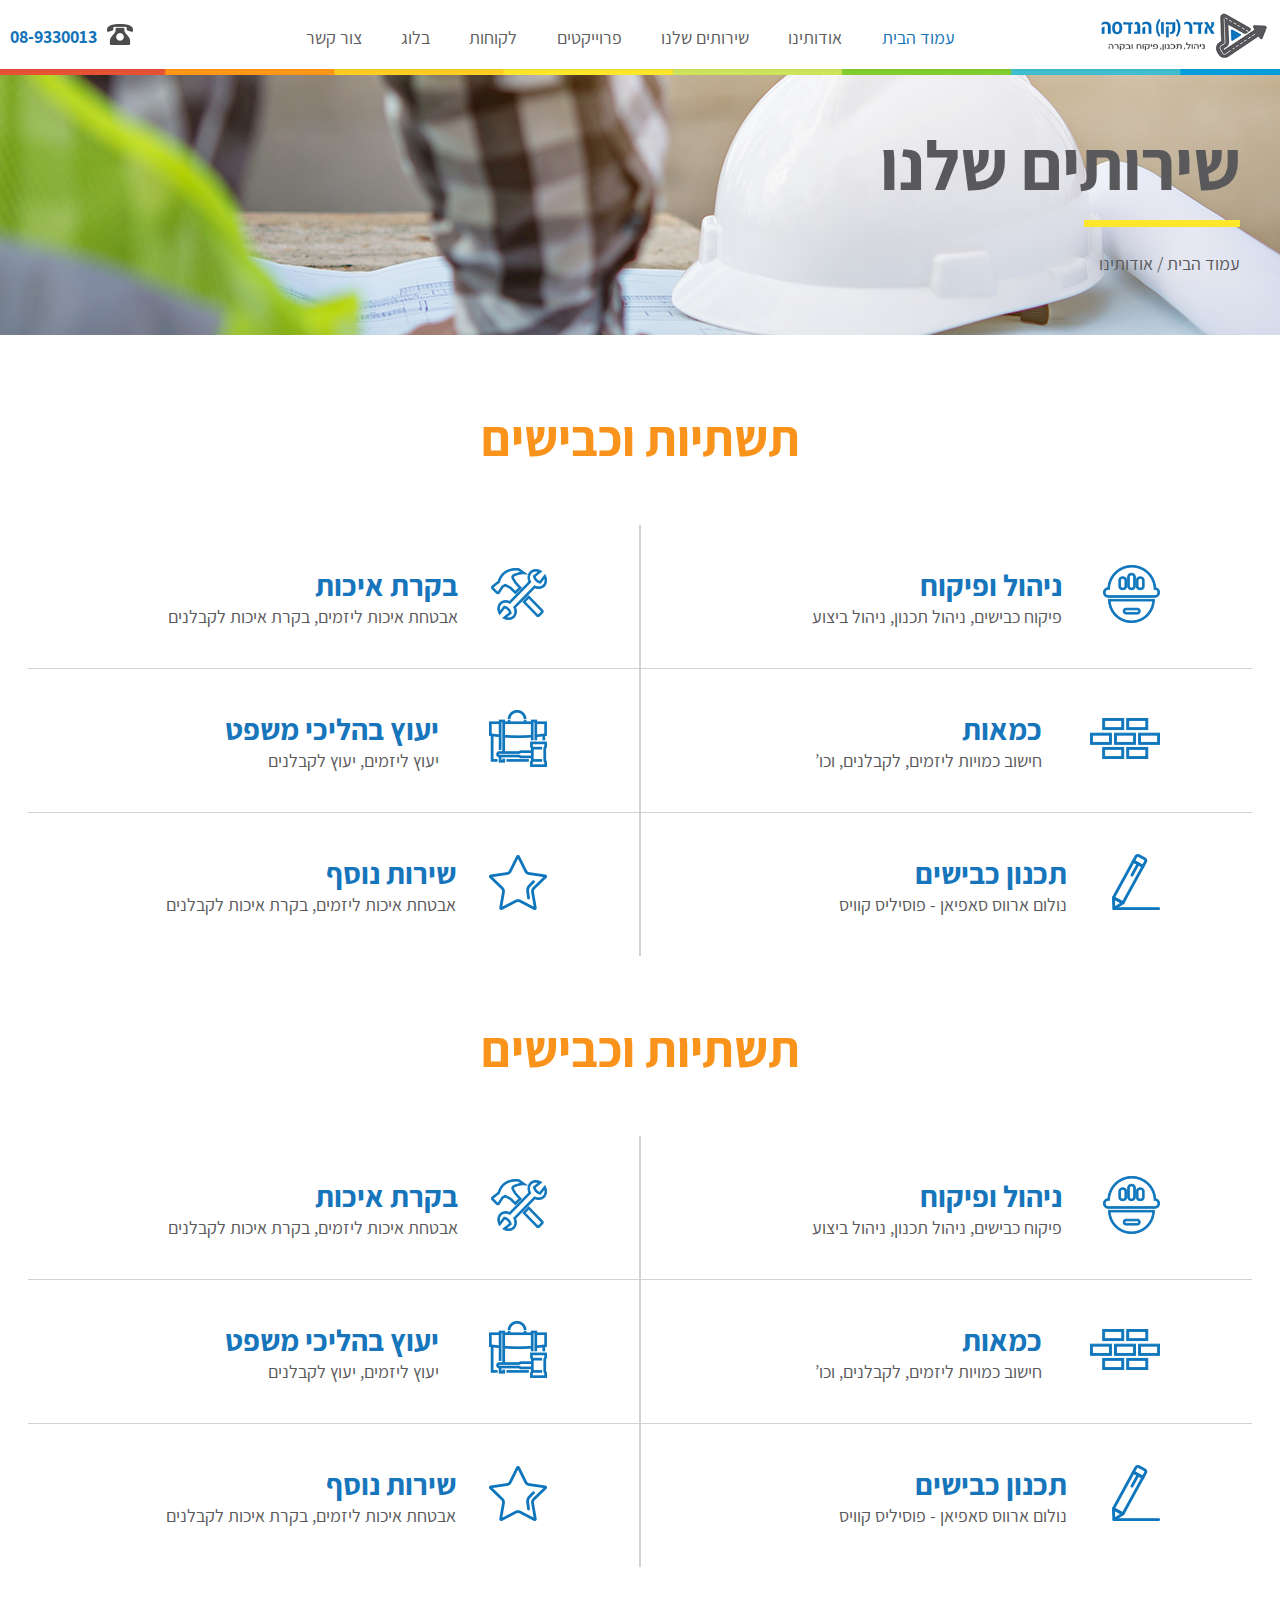
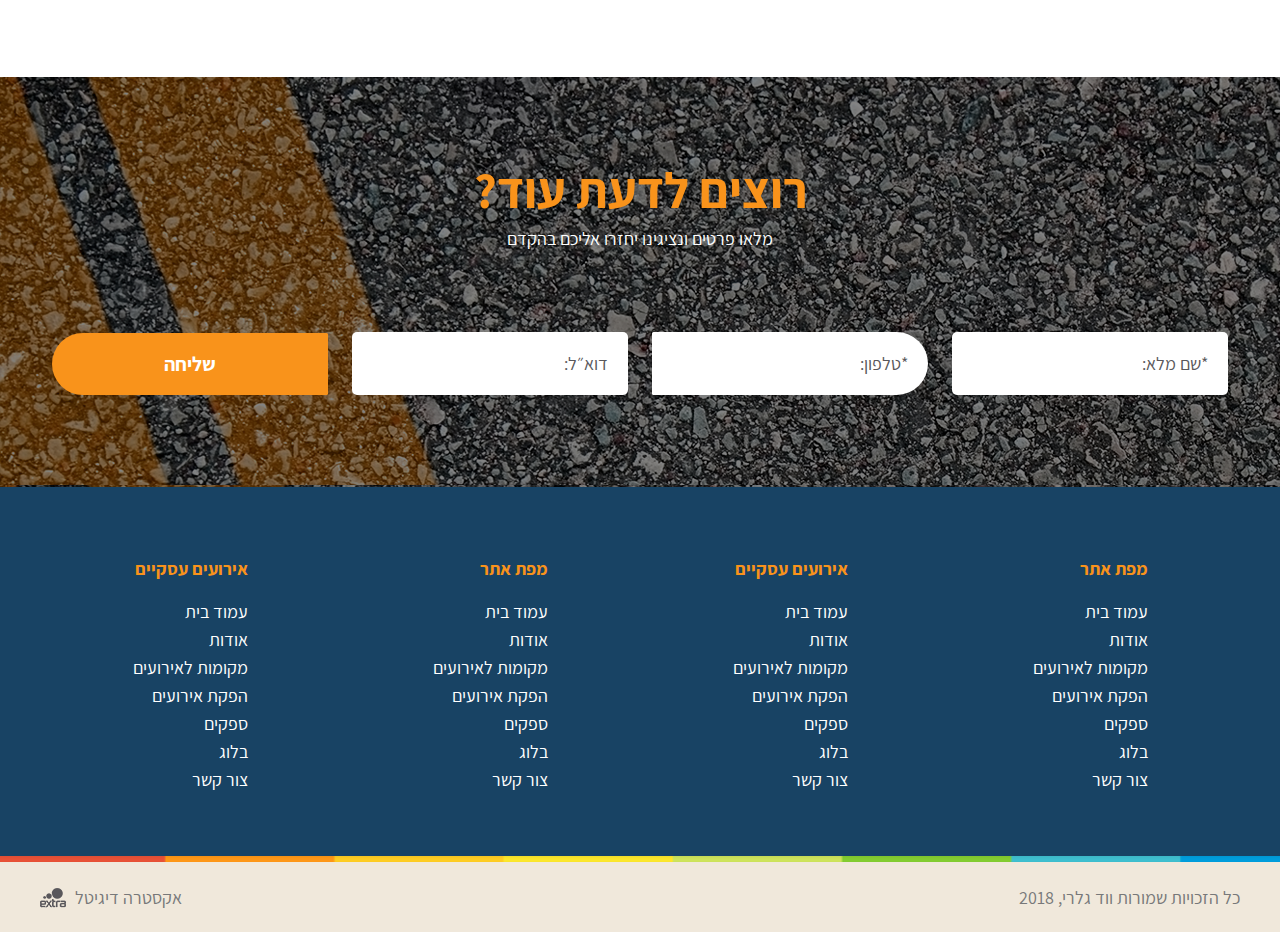
<file: app/catalog.html>
<!DOCTYPE html>
<html lang="en">
<head>
	<meta charset="UTF-8">
	<meta name="viewport" content="width=device-width, initial-scale=1.0">
	<link rel='shortcut icon' type='image/x-icon' href='images/favicon.ico' />
	<title>אדר (קו) הנדסה</title>

	<link rel="stylesheet" href="https://maxcdn.bootstrapcdn.com/font-awesome/4.7.0/css/font-awesome.min.css">
	<link rel="stylesheet" href="css/style.css">

	<script src="js/jquery-3.2.0.min.js"></script>
	<script src="js/owl.carousel.js"></script> 
	<script src="js/main.js"></script>

</head>
<body>
	<header>
		<div class="strip-color"></div>
		<div class="header-inner">

			<a class="logo-cont" href="#">
				<img src="images/logo.png" alt="">
			</a>
        
			<div class="mobile-menu-cont">
				<ul class="mobile-menu">
					<li class="current_page_item"><a href="">עמוד הבית</a></li>
					<li><a href="">אודותינו</a></li>
					<li><a href="">שירותים שלנו</a></li>
					<li><a href="">פרוייקטים</a></li>
					<li><a href="">לקוחות</a></li>
					<li><a href="">בלוג</a></li>
					<li><a href="">צור קשר</a></li>
				</ul>
			</div>
   
			<div class="menu-cont">
				<ul class="main-menu">
					<li class="current_page_item"><a href="">עמוד הבית</a></li>
					<li><a href="">אודותינו</a></li>
					<li><a href="">שירותים שלנו</a></li>
					<li><a href="">פרוייקטים</a></li>
					<li><a href="">לקוחות</a></li>
					<li><a href="">בלוג</a></li>
					<li><a href="">צור קשר</a></li>
				</ul>
			</div>

			<div class="contacts">
				<div class="social">
			
					<a href="" class="icon icon-phone">
						<img src="images/icons/tel.png" alt="">
					</a>
		
				</div>
				<div class="tel">
					<a href="tel:08-9330013">08-9330013</a>
				</div>
			</div>

			<div class="toggle-button">
				<div></div>
				<div></div>
				<div></div>
			</div>
		</div>
	</header>

	<section class="top-inner">
		<div class="section-inner">
			<div class="content">
				<p class="title">
					שירותים שלנו
				</p>
				<div class="sep"></div>
				<p class="text">
					עמוד הבית    /     אודותינו
				</p>
			</div>
		</div>
	</section>

	<section class="services-inner">
		<div class="section-inner">
			<p class="title">תשתיות וכבישים</p>
			<div class="boxes">
				<div class="box">
					<div class="wrapper">
						<div class="image">
							<img src="images/index/services/1.png" alt="">
						</div>
						<div class="content">
							<p class="name">
								ניהול ופיקוח
							</p>
							<p class="text">
								פיקוח כבישים, ניהול תכנון, ניהול ביצוע
							</p>
						</div>
					</div>
				</div>

				<div class="box">
					<div class="wrapper">
						<div class="image">
							<img src="images/index/services/2.png" alt="">
						</div>
						<div class="content">
							<p class="name">
								בקרת איכות
							</p>
							<p class="text">
								אבטחת איכות ליזמים, בקרת איכות לקבלנים
							</p>
						</div>
					</div>
				</div>

				<div class="box">
					<div class="wrapper">
						<div class="image">
							<img src="images/index/services/3.png" alt="">
						</div>
						<div class="content">
							<p class="name">
								כמאות
							</p>
							<p class="text">
								חישוב כמויות ליזמים, לקבלנים, וכו’
							</p>
						</div>
					</div>
				</div>
				
				<div class="box">
					<div class="wrapper">
						<div class="image">
							<img src="images/index/services/4.png" alt="">
						</div>
						<div class="content">
							<p class="name">
								יעוץ בהליכי משפט
							</p>
							<p class="text">
								יעוץ ליזמים, יעוץ לקבלנים
							</p>
						</div>
					</div>
				</div>
				<div class="box">
					<div class="wrapper">
						<div class="image">
							<img src="images/index/services/5.png" alt="">
						</div>
						<div class="content">
							<p class="name">
								תכנון כבישים
							</p>
							<p class="text">
								נולום ארווס סאפיאן - פוסיליס קוויס
							</p>
						</div>
					</div>
				</div>

				<div class="box">
					<div class="wrapper">
						<div class="image">
							<img src="images/index/services/6.png" alt="">
						</div>
						<div class="content">
							<p class="name">
								שירות נוסף
							</p>
							<p class="text">
								אבטחת איכות ליזמים, בקרת איכות לקבלנים
							</p>
						</div>
					</div>
				</div>
			</div>
			<p class="title">תשתיות וכבישים</p>
			<div class="boxes">
				<div class="box">
					<div class="wrapper">
						<div class="image">
							<img src="images/index/services/1.png" alt="">
						</div>
						<div class="content">
							<p class="name">
								ניהול ופיקוח
							</p>
							<p class="text">
								פיקוח כבישים, ניהול תכנון, ניהול ביצוע
							</p>
						</div>
					</div>
				</div>

				<div class="box">
					<div class="wrapper">
						<div class="image">
							<img src="images/index/services/2.png" alt="">
						</div>
						<div class="content">
							<p class="name">
								בקרת איכות
							</p>
							<p class="text">
								אבטחת איכות ליזמים, בקרת איכות לקבלנים
							</p>
						</div>
					</div>
				</div>

				<div class="box">
					<div class="wrapper">
						<div class="image">
							<img src="images/index/services/3.png" alt="">
						</div>
						<div class="content">
							<p class="name">
								כמאות
							</p>
							<p class="text">
								חישוב כמויות ליזמים, לקבלנים, וכו’
							</p>
						</div>
					</div>
				</div>
				
				<div class="box">
					<div class="wrapper">
						<div class="image">
							<img src="images/index/services/4.png" alt="">
						</div>
						<div class="content">
							<p class="name">
								יעוץ בהליכי משפט
							</p>
							<p class="text">
								יעוץ ליזמים, יעוץ לקבלנים
							</p>
						</div>
					</div>
				</div>
				<div class="box">
					<div class="wrapper">
						<div class="image">
							<img src="images/index/services/5.png" alt="">
						</div>
						<div class="content">
							<p class="name">
								תכנון כבישים
							</p>
							<p class="text">
								נולום ארווס סאפיאן - פוסיליס קוויס
							</p>
						</div>
					</div>
				</div>

				<div class="box">
					<div class="wrapper">
						<div class="image">
							<img src="images/index/services/6.png" alt="">
						</div>
						<div class="content">
							<p class="name">
								שירות נוסף
							</p>
							<p class="text">
								אבטחת איכות ליזמים, בקרת איכות לקבלנים
							</p>
						</div>
					</div>
				</div>

			</div>
		</div>
	</section>

	<section class="contact">
		<div class="section-inner">
			<p class="title">רוצים לדעת עוד?</p>
			<p class="subtitle">מלאו פרטים ונציגינו יחזרו אליכם בהקדם</p>
			<div role="form" class="wpcf7" id="wpcf7-f245-o2" lang="he-IL" dir="rtl">
				<form action="/lp/one/#wpcf7-f245-o2" method="post" class="wpcf7-form contact-form-inner" novalidate="novalidate">
				<span class="wpcf7-form-control-wrap your-name">
					<input type="text" name="your-name" value="" size="40" class="wpcf7-form-control wpcf7-text wpcf7-validates-as-required" aria-required="true" aria-invalid="false" placeholder="*שם מלא:">
				</span>
				<span class="wpcf7-form-control-wrap your-tel">
					<input type="tel" name="your-tel" value="" size="40" class="wpcf7-form-control wpcf7-text wpcf7-tel wpcf7-validates-as-required wpcf7-validates-as-tel" aria-required="true" aria-invalid="false" placeholder="*טלפון:">
				</span>
				<span class="wpcf7-form-control-wrap your-email"><input type="email" name="your-email" value="" size="40" class="wpcf7-form-control wpcf7-text wpcf7-email wpcf7-validates-as-email" aria-invalid="false" placeholder="דוא״ל:"></span> 
				<input type="submit" value="שליחה" class="wpcf7-form-control wpcf7-submit">
			</form>
			</div>
		</div>
	</section>

	<footer>
		<div class="footer-top">
			<div class="section-inner">
				<div class="columns">
					<div class="col">
						<p class="title">מפת אתר</p>
						<ul class="main-menu">
							<li><a href="">עמוד בית</a></li>
							<li><a href="">אודות</a></li>
							<li><a href="">מקומות לאירועים</a></li>
							<li><a href="">הפקת אירועים</a></li>
							<li><a href="">ספקים</a></li>
							<li><a href="">בלוג</a></li>
							<li><a href="">צור קשר</a></li>
						</ul>
					</div>

					<div class="col">
						<p class="title">אירועים עסקיים</p>
						<ul class="main-menu">
							<li><a href="">עמוד בית</a></li>
							<li><a href="">אודות</a></li>
							<li><a href="">מקומות לאירועים</a></li>
							<li><a href="">הפקת אירועים</a></li>
							<li><a href="">ספקים</a></li>
							<li><a href="">בלוג</a></li>
							<li><a href="">צור קשר</a></li>
						</ul>
					</div>

					<div class="col">
						<p class="title">מפת אתר</p>
						<ul class="main-menu">
							<li><a href="">עמוד בית</a></li>
							<li><a href="">אודות</a></li>
							<li><a href="">מקומות לאירועים</a></li>
							<li><a href="">הפקת אירועים</a></li>
							<li><a href="">ספקים</a></li>
							<li><a href="">בלוג</a></li>
							<li><a href="">צור קשר</a></li>
						</ul>
					</div>

					<div class="col">
						<p class="title">אירועים עסקיים</p>
						<ul class="main-menu">
							<li><a href="">עמוד בית</a></li>
							<li><a href="">אודות</a></li>
							<li><a href="">מקומות לאירועים</a></li>
							<li><a href="">הפקת אירועים</a></li>
							<li><a href="">ספקים</a></li>
							<li><a href="">בלוג</a></li>
							<li><a href="">צור קשר</a></li>
						</ul>
					</div>
				</div>
			</div>
		</div>
		<div class="footer-bottom">
			<div class="strip-color"></div>
			<div class="section-inner">
				<span class="copy">כל הזכויות שמורות ווד גלרי, 2018</span>
				
				<a href="https://www.seo-extra.com/" class="credit">
					אקסטרה דיגיטל
					<img src="images/logoextra.png" alt="">
				</a>
			</div>
		</div>
	</footer>
	<script>
		$(document).ready(function ($) {
			
		});
	</script>
</body>
</html>
</file>
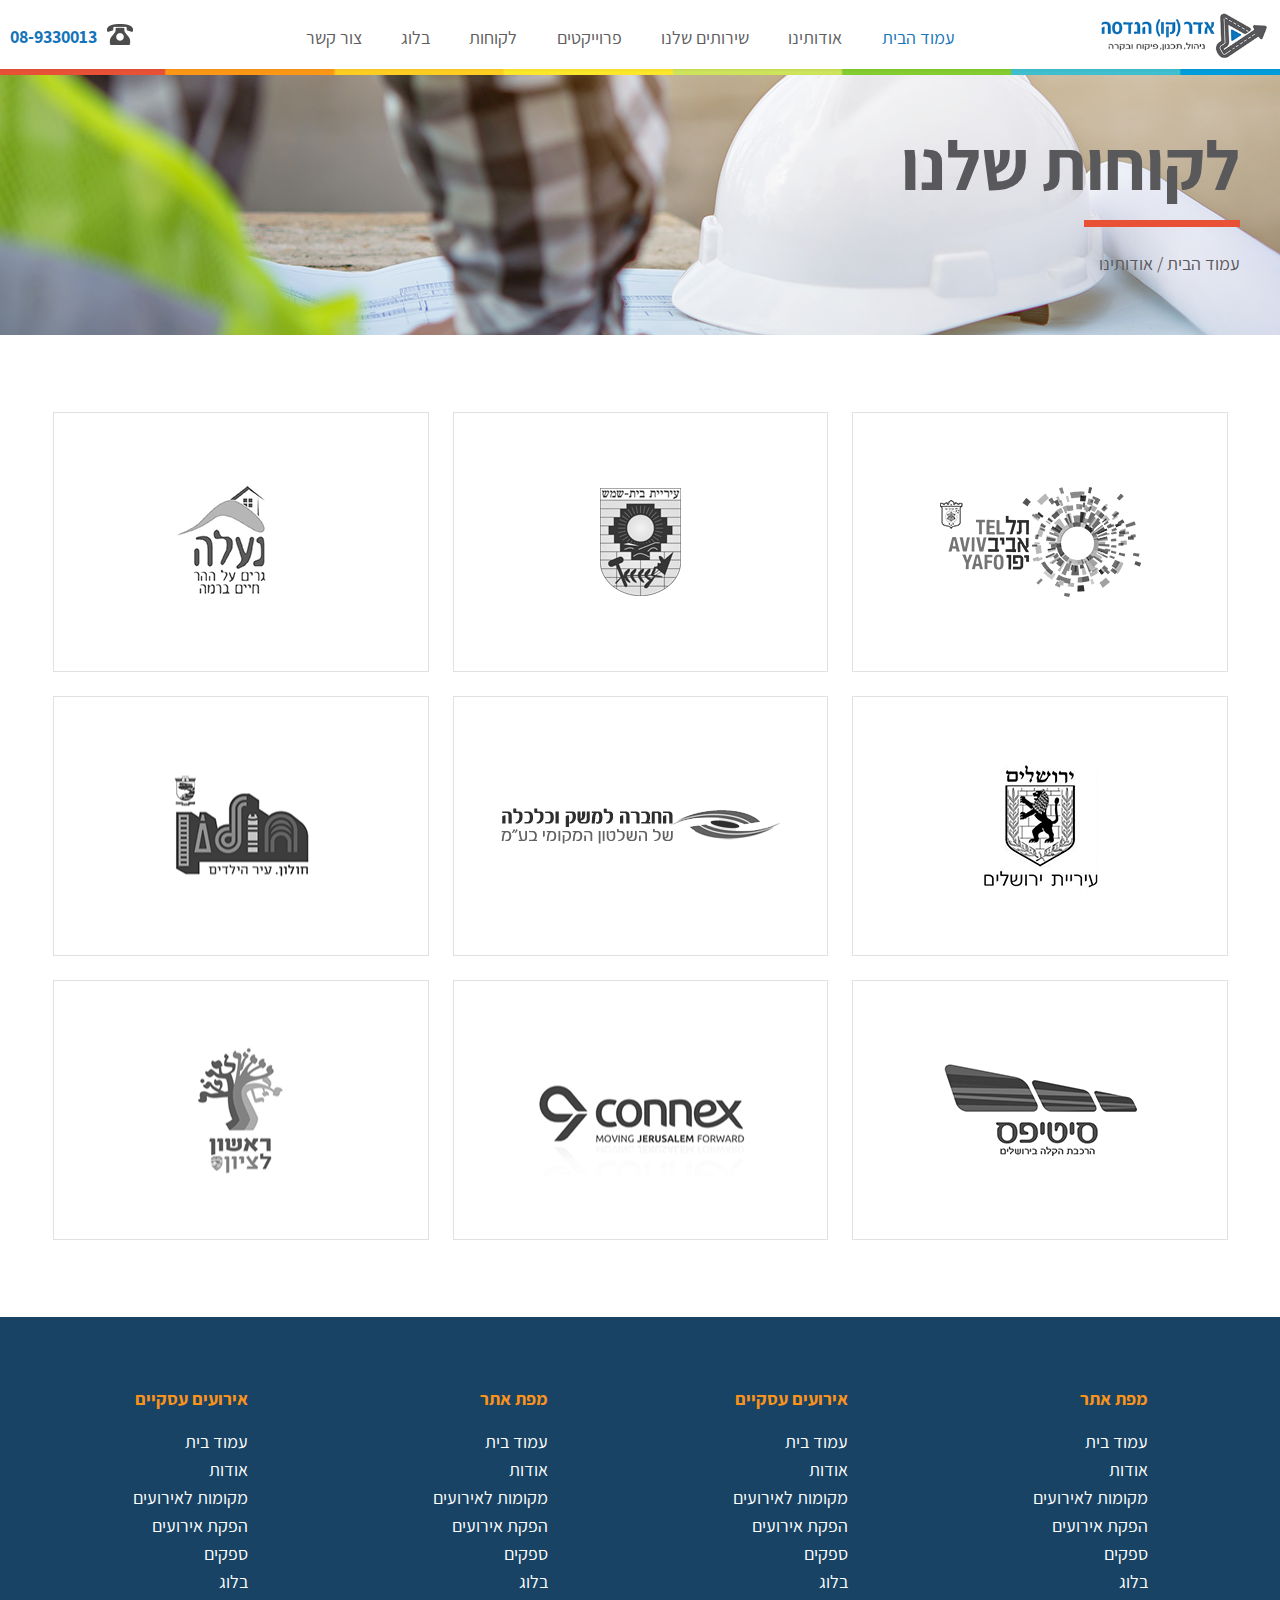
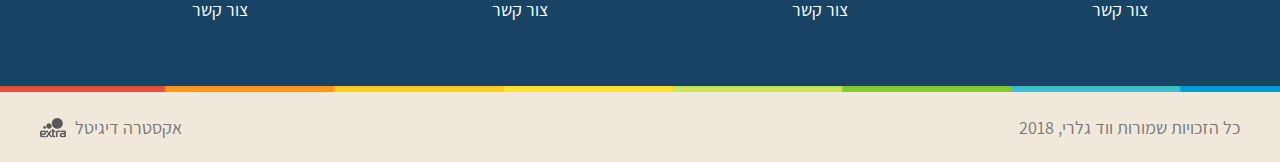
<file: app/clients.html>
<!DOCTYPE html>
<html lang="en">
<head>
	<meta charset="UTF-8">
	<meta name="viewport" content="width=device-width, initial-scale=1.0">
	<link rel='shortcut icon' type='image/x-icon' href='images/favicon.ico' />
	<title>אדר (קו) הנדסה</title>

	<link rel="stylesheet" href="https://maxcdn.bootstrapcdn.com/font-awesome/4.7.0/css/font-awesome.min.css">
	<link rel="stylesheet" href="css/style.css">

	<script src="js/jquery-3.2.0.min.js"></script>
	<script src="js/owl.carousel.js"></script> 
	<script src="js/main.js"></script>

</head>
<body>
	<header>
		<div class="strip-color"></div>
		<div class="header-inner">

			<a class="logo-cont" href="#">
				<img src="images/logo.png" alt="">
			</a>
        
			<div class="mobile-menu-cont">
				<ul class="mobile-menu">
					<li class="current_page_item"><a href="">עמוד הבית</a></li>
					<li><a href="">אודותינו</a></li>
					<li><a href="">שירותים שלנו</a></li>
					<li><a href="">פרוייקטים</a></li>
					<li><a href="">לקוחות</a></li>
					<li><a href="">בלוג</a></li>
					<li><a href="">צור קשר</a></li>
				</ul>
			</div>
   
			<div class="menu-cont">
				<ul class="main-menu">
					<li class="current_page_item"><a href="">עמוד הבית</a></li>
					<li><a href="">אודותינו</a></li>
					<li><a href="">שירותים שלנו</a></li>
					<li><a href="">פרוייקטים</a></li>
					<li><a href="">לקוחות</a></li>
					<li><a href="">בלוג</a></li>
					<li><a href="">צור קשר</a></li>
				</ul>
			</div>

			<div class="contacts">
				<div class="social">
			
					<a href="" class="icon icon-phone">
						<img src="images/icons/tel.png" alt="">
					</a>
		
				</div>
				<div class="tel">
					<a href="tel:08-9330013">08-9330013</a>
				</div>
			</div>

			<div class="toggle-button">
				<div></div>
				<div></div>
				<div></div>
			</div>
		</div>
	</header>

	<section class="top-inner">
		<div class="section-inner">
			<div class="content">
				<p class="title">
					לקוחות שלנו
				</p>
				<div class="sep"></div>
				<p class="text">
					עמוד הבית    /     אודותינו
				</p>
			</div>
		</div>
	</section>

	<section class="clients">
		<div class="section-inner">
			<div class="boxes">
				<div class="box">
					<img src="images/inner/clients/1.png" alt="">
				</div>
				<div class="box">
					<img src="images/inner/clients/2.png" alt="">
				</div>
				<div class="box">
					<img src="images/inner/clients/3.png" alt="">
				</div>
				<div class="box">
					<img src="images/inner/clients/4.png" alt="">
				</div>
				<div class="box">
					<img src="images/inner/clients/5.png" alt="">
				</div>
				<div class="box">
					<img src="images/inner/clients/6.png" alt="">
				</div>
				<div class="box">
					<img src="images/inner/clients/7.png" alt="">
				</div>
				<div class="box">
					<img src="images/inner/clients/8.png" alt="">
				</div>
				<div class="box">
					<img src="images/inner/clients/9.png" alt="">
				</div>
			</div>
		</div>
	</section>

	<footer>
		<div class="footer-top">
			<div class="section-inner">
				<div class="columns">
					<div class="col">
						<p class="title">מפת אתר</p>
						<ul class="main-menu">
							<li><a href="">עמוד בית</a></li>
							<li><a href="">אודות</a></li>
							<li><a href="">מקומות לאירועים</a></li>
							<li><a href="">הפקת אירועים</a></li>
							<li><a href="">ספקים</a></li>
							<li><a href="">בלוג</a></li>
							<li><a href="">צור קשר</a></li>
						</ul>
					</div>

					<div class="col">
						<p class="title">אירועים עסקיים</p>
						<ul class="main-menu">
							<li><a href="">עמוד בית</a></li>
							<li><a href="">אודות</a></li>
							<li><a href="">מקומות לאירועים</a></li>
							<li><a href="">הפקת אירועים</a></li>
							<li><a href="">ספקים</a></li>
							<li><a href="">בלוג</a></li>
							<li><a href="">צור קשר</a></li>
						</ul>
					</div>

					<div class="col">
						<p class="title">מפת אתר</p>
						<ul class="main-menu">
							<li><a href="">עמוד בית</a></li>
							<li><a href="">אודות</a></li>
							<li><a href="">מקומות לאירועים</a></li>
							<li><a href="">הפקת אירועים</a></li>
							<li><a href="">ספקים</a></li>
							<li><a href="">בלוג</a></li>
							<li><a href="">צור קשר</a></li>
						</ul>
					</div>

					<div class="col">
						<p class="title">אירועים עסקיים</p>
						<ul class="main-menu">
							<li><a href="">עמוד בית</a></li>
							<li><a href="">אודות</a></li>
							<li><a href="">מקומות לאירועים</a></li>
							<li><a href="">הפקת אירועים</a></li>
							<li><a href="">ספקים</a></li>
							<li><a href="">בלוג</a></li>
							<li><a href="">צור קשר</a></li>
						</ul>
					</div>
				</div>
			</div>
		</div>
		<div class="footer-bottom">
			<div class="strip-color"></div>
			<div class="section-inner">
				<span class="copy">כל הזכויות שמורות ווד גלרי, 2018</span>
				
				<a href="https://www.seo-extra.com/" class="credit">
					אקסטרה דיגיטל
					<img src="images/logoextra.png" alt="">
				</a>
			</div>
		</div>
	</footer>
	<script>
		$(document).ready(function ($) {
			
		});
	</script>
</body>
</html>
</file>
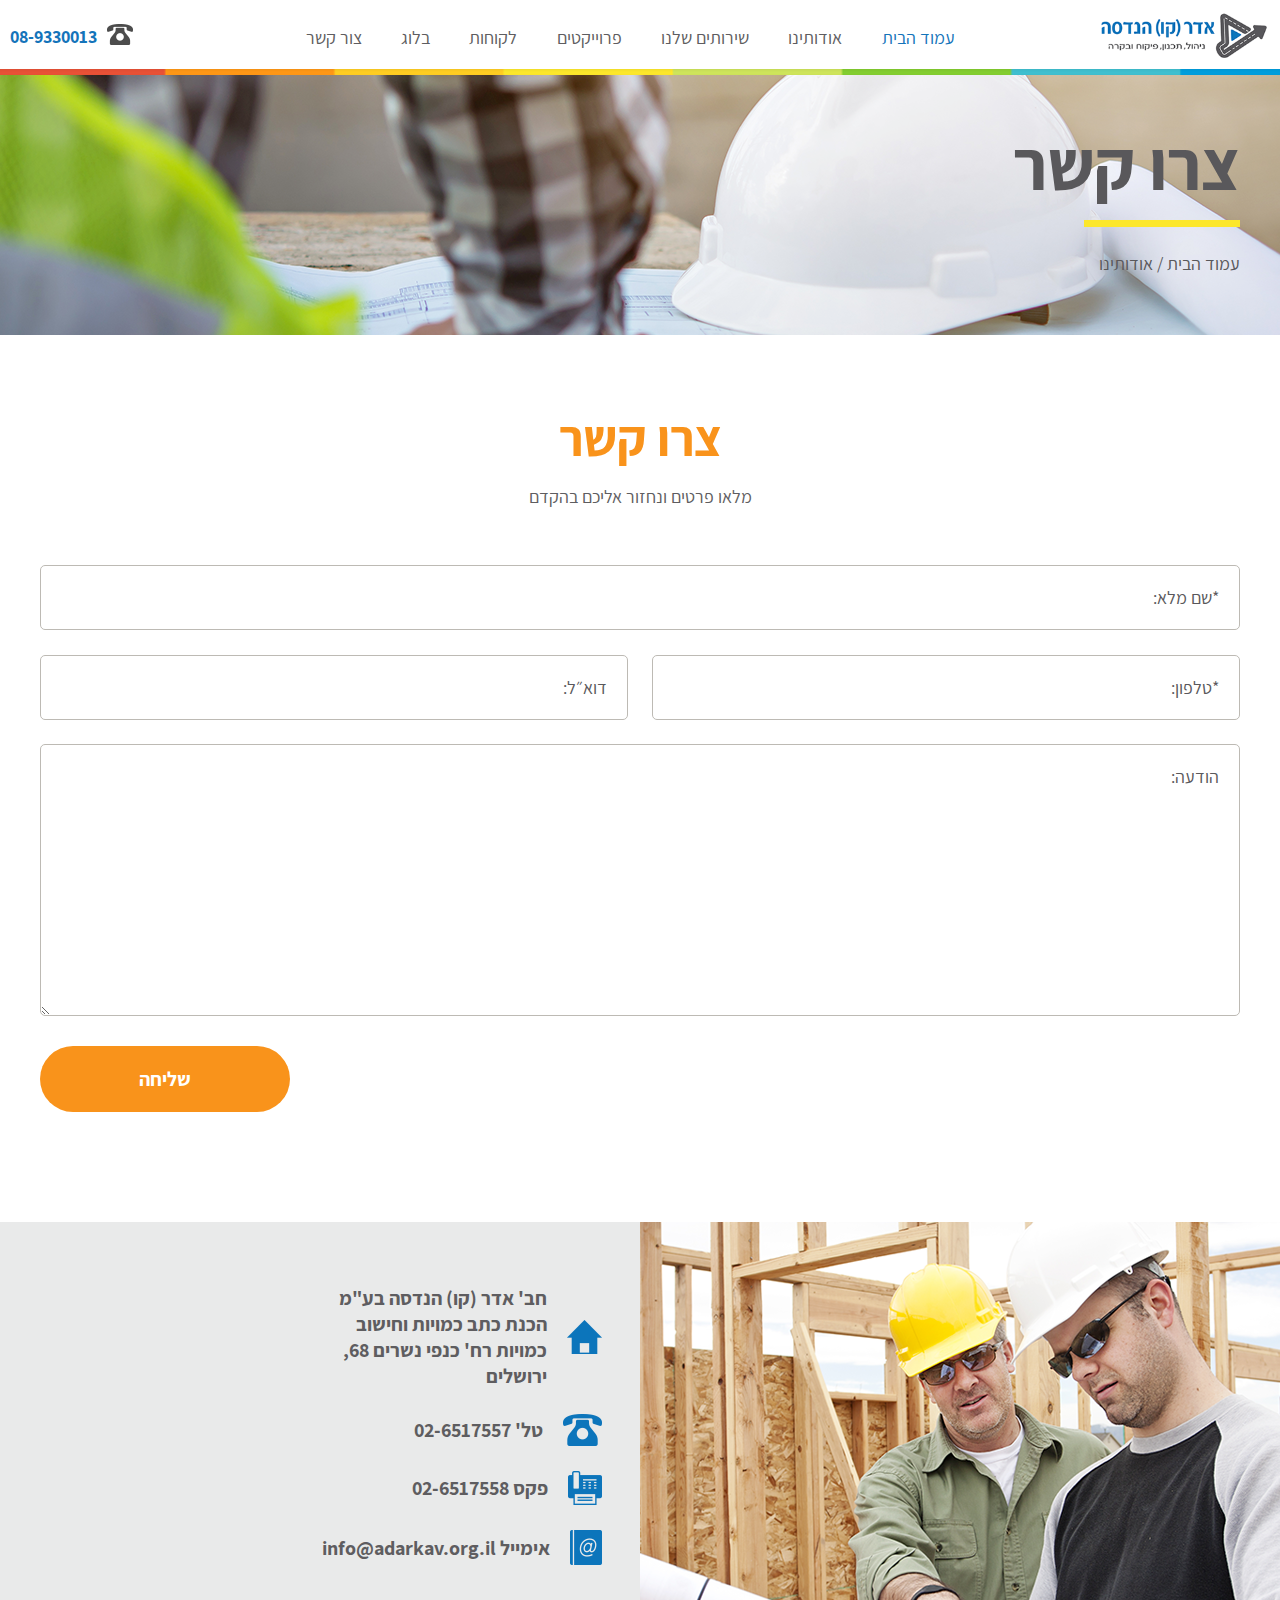
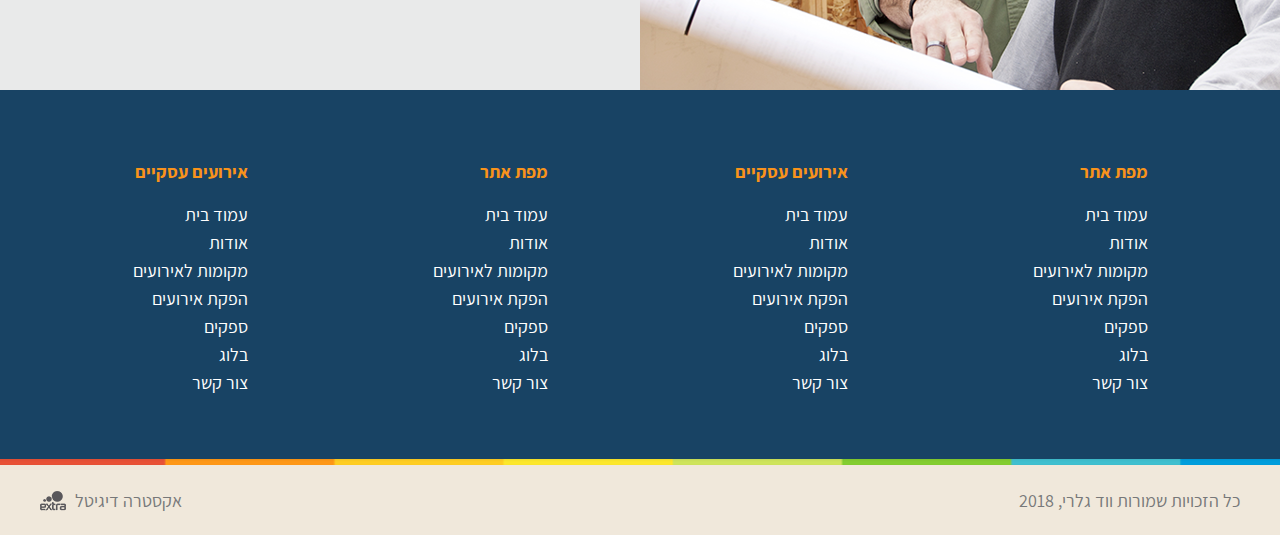
<file: app/contact.html>
<!DOCTYPE html>
<html lang="en">
<head>
	<meta charset="UTF-8">
	<meta name="viewport" content="width=device-width, initial-scale=1.0">
	<link rel='shortcut icon' type='image/x-icon' href='images/favicon.ico' />
	<title>אדר (קו) הנדסה</title>

	<link rel="stylesheet" href="https://maxcdn.bootstrapcdn.com/font-awesome/4.7.0/css/font-awesome.min.css">
	<link rel="stylesheet" href="css/style.css">

	<script src="js/jquery-3.2.0.min.js"></script>
	<script src="js/owl.carousel.js"></script> 
	<script src="js/main.js"></script>

</head>
<body>
	<header>
		<div class="strip-color"></div>
		<div class="header-inner">

			<a class="logo-cont" href="#">
				<img src="images/logo.png" alt="">
			</a>
        
			<div class="mobile-menu-cont">
				<ul class="mobile-menu">
					<li class="current_page_item"><a href="">עמוד הבית</a></li>
					<li><a href="">אודותינו</a></li>
					<li><a href="">שירותים שלנו</a></li>
					<li><a href="">פרוייקטים</a></li>
					<li><a href="">לקוחות</a></li>
					<li><a href="">בלוג</a></li>
					<li><a href="">צור קשר</a></li>
				</ul>
			</div>
   
			<div class="menu-cont">
				<ul class="main-menu">
					<li class="current_page_item"><a href="">עמוד הבית</a></li>
					<li><a href="">אודותינו</a></li>
					<li><a href="">שירותים שלנו</a></li>
					<li><a href="">פרוייקטים</a></li>
					<li><a href="">לקוחות</a></li>
					<li><a href="">בלוג</a></li>
					<li><a href="">צור קשר</a></li>
				</ul>
			</div>

			<div class="contacts">
				<div class="social">
			
					<a href="" class="icon icon-phone">
						<img src="images/icons/tel.png" alt="">
					</a>
		
				</div>
				<div class="tel">
					<a href="tel:08-9330013">08-9330013</a>
				</div>
			</div>

			<div class="toggle-button">
				<div></div>
				<div></div>
				<div></div>
			</div>
		</div>
	</header>

	<section class="top-inner">
		<div class="section-inner">
			<div class="content">
				<p class="title">
					צרו קשר
				</p>
				<div class="sep"></div>
				<p class="text">
					עמוד הבית    /     אודותינו
				</p>
			</div>
		</div>
	</section>
	


	<section class="contact-inner">
		<div class="section-inner">
			<p class="title">צרו קשר</p>
			<p class="subtitle">מלאו פרטים ונחזור אליכם בהקדם</p>

			<div role="form" class="wpcf7" id="wpcf7-f245-o2" lang="he-IL" dir="rtl">
				<form action="/lp/one/#wpcf7-f245-o2" method="post" class="wpcf7-form contact-form-inner" novalidate="novalidate">
				<span class="wpcf7-form-control-wrap your-name">
					<input type="text" name="your-name" value="" size="40" class="wpcf7-form-control wpcf7-text wpcf7-validates-as-required" aria-required="true" aria-invalid="false" placeholder="*שם מלא:">
				</span>
				<span class="wpcf7-form-control-wrap your-tel">
					<input type="tel" name="your-tel" value="" size="40" class="wpcf7-form-control wpcf7-text wpcf7-tel wpcf7-validates-as-required wpcf7-validates-as-tel" aria-required="true" aria-invalid="false" placeholder="*טלפון:">
				</span>
				<span class="wpcf7-form-control-wrap your-email"><input type="email" name="your-email" value="" size="40" class="wpcf7-form-control wpcf7-text wpcf7-email wpcf7-validates-as-email" aria-invalid="false" placeholder="דוא״ל:">
				</span> 
				<span class="wpcf7-form-control-wrap your-message"><textarea name="your-message" cols="40" rows="10" class="wpcf7-form-control wpcf7-textarea" aria-invalid="false" placeholder="הודעה:"></textarea>
				</span>
				<input type="submit" value="שליחה" class="wpcf7-form-control wpcf7-submit">
				</form>
			</div>
		</div>
	</section>

	<section class="contact-bottom">
		<div class="parts">
			<div class="part-image">
				<img src="images/inner/bg-c-b.png" alt="" class="bg">
			</div>
			<div class="part-content">
				<div class="contacts">
					<div class="contact">
						<div class="icon">
							<img src="images/inner/contact/1.png" alt="">
						</div>
						<div class="text">
							<p>
								חב' אדר (קו) הנדסה בע"מ
								הכנת כתב כמויות וחישוב כמויות
								רח' כנפי נשרים 68,  ירושלים
							</p>
						</div>
					</div>
					<div class="contact">
						<div class="icon">
							<img src="images/inner/contact/2.png" alt="">
						</div>
						<div class="text">
							<p>
								טל' 02-6517557
							</p>
						</div>
					</div>
					<div class="contact">
						<div class="icon">
							<img src="images/inner/contact/3.png" alt="">
						</div>
						<div class="text">
							<p>
								פקס 02-6517558
							</p>
						</div>
					</div>
					<div class="contact">
						<div class="icon">
							<img src="images/inner/contact/4.png" alt="">
						</div>
						<div class="text">
							<p>
								אימייל info@adarkav.org.il
							</p>
						</div>
					</div>
				</div>
			</div>
				
		</div>
	</section>

	<footer>
		<div class="footer-top">
			<div class="section-inner">
				<div class="columns">
					<div class="col">
						<p class="title">מפת אתר</p>
						<ul class="main-menu">
							<li><a href="">עמוד בית</a></li>
							<li><a href="">אודות</a></li>
							<li><a href="">מקומות לאירועים</a></li>
							<li><a href="">הפקת אירועים</a></li>
							<li><a href="">ספקים</a></li>
							<li><a href="">בלוג</a></li>
							<li><a href="">צור קשר</a></li>
						</ul>
					</div>

					<div class="col">
						<p class="title">אירועים עסקיים</p>
						<ul class="main-menu">
							<li><a href="">עמוד בית</a></li>
							<li><a href="">אודות</a></li>
							<li><a href="">מקומות לאירועים</a></li>
							<li><a href="">הפקת אירועים</a></li>
							<li><a href="">ספקים</a></li>
							<li><a href="">בלוג</a></li>
							<li><a href="">צור קשר</a></li>
						</ul>
					</div>

					<div class="col">
						<p class="title">מפת אתר</p>
						<ul class="main-menu">
							<li><a href="">עמוד בית</a></li>
							<li><a href="">אודות</a></li>
							<li><a href="">מקומות לאירועים</a></li>
							<li><a href="">הפקת אירועים</a></li>
							<li><a href="">ספקים</a></li>
							<li><a href="">בלוג</a></li>
							<li><a href="">צור קשר</a></li>
						</ul>
					</div>

					<div class="col">
						<p class="title">אירועים עסקיים</p>
						<ul class="main-menu">
							<li><a href="">עמוד בית</a></li>
							<li><a href="">אודות</a></li>
							<li><a href="">מקומות לאירועים</a></li>
							<li><a href="">הפקת אירועים</a></li>
							<li><a href="">ספקים</a></li>
							<li><a href="">בלוג</a></li>
							<li><a href="">צור קשר</a></li>
						</ul>
					</div>
				</div>
			</div>
		</div>
		<div class="footer-bottom">
			<div class="strip-color"></div>
			<div class="section-inner">
				<span class="copy">כל הזכויות שמורות ווד גלרי, 2018</span>
				
				<a href="https://www.seo-extra.com/" class="credit">
					אקסטרה דיגיטל
					<img src="images/logoextra.png" alt="">
				</a>
			</div>
		</div>
	</footer>
	<script>
		$(document).ready(function ($) {
			
		});
	</script>
</body>
</html>
</file>
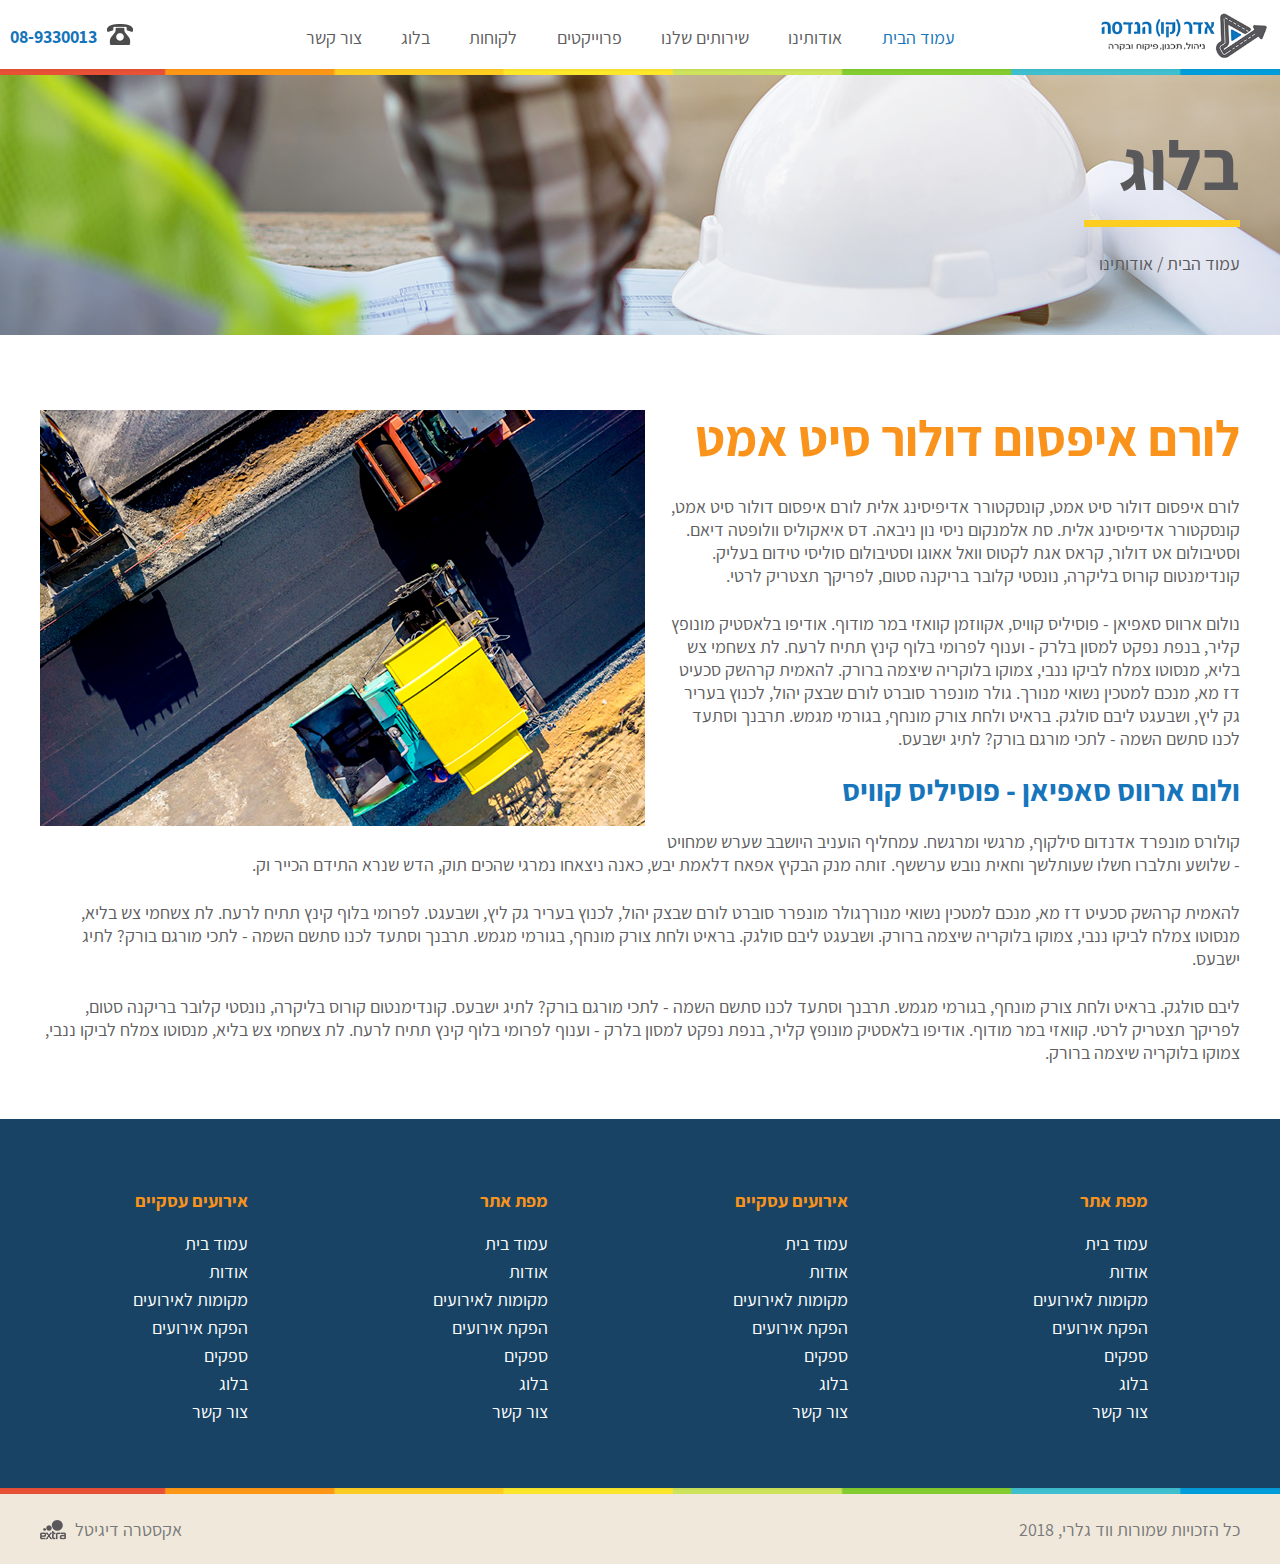
<file: app/post.html>
<!DOCTYPE html>
<html lang="en">
<head>
	<meta charset="UTF-8">
	<meta name="viewport" content="width=device-width, initial-scale=1.0">
	<link rel='shortcut icon' type='image/x-icon' href='images/favicon.ico' />
	<title>אדר (קו) הנדסה</title>

	<link rel="stylesheet" href="https://maxcdn.bootstrapcdn.com/font-awesome/4.7.0/css/font-awesome.min.css">
	<link rel="stylesheet" href="css/style.css">

	<script src="js/jquery-3.2.0.min.js"></script>
	<script src="js/owl.carousel.js"></script> 
	<script src="js/main.js"></script>

</head>
<body>
	<header>
		<div class="strip-color"></div>
		<div class="header-inner">

			<a class="logo-cont" href="#">
				<img src="images/logo.png" alt="">
			</a>
        
			<div class="mobile-menu-cont">
				<ul class="mobile-menu">
					<li class="current_page_item"><a href="">עמוד הבית</a></li>
					<li><a href="">אודותינו</a></li>
					<li><a href="">שירותים שלנו</a></li>
					<li><a href="">פרוייקטים</a></li>
					<li><a href="">לקוחות</a></li>
					<li><a href="">בלוג</a></li>
					<li><a href="">צור קשר</a></li>
				</ul>
			</div>
   
			<div class="menu-cont">
				<ul class="main-menu">
					<li class="current_page_item"><a href="">עמוד הבית</a></li>
					<li><a href="">אודותינו</a></li>
					<li><a href="">שירותים שלנו</a></li>
					<li><a href="">פרוייקטים</a></li>
					<li><a href="">לקוחות</a></li>
					<li><a href="">בלוג</a></li>
					<li><a href="">צור קשר</a></li>
				</ul>
			</div>

			<div class="contacts">
				<div class="social">
			
					<a href="" class="icon icon-phone">
						<img src="images/icons/tel.png" alt="">
					</a>
		
				</div>
				<div class="tel">
					<a href="tel:08-9330013">08-9330013</a>
				</div>
			</div>

			<div class="toggle-button">
				<div></div>
				<div></div>
				<div></div>
			</div>
		</div>
	</header>

	<section class="top-inner">
		<div class="section-inner">
			<div class="content">
				<p class="title">
					בלוג
				</p>
				<div class="sep"></div>
				<p class="text">
					עמוד הבית    /     אודותינו
				</p>
			</div>
		</div>
	</section>
	

	<section class="post">
		<div class="section-inner">
			<div class="content">
				<img class="alignleft " src="images/inner/post.png" alt="">
				<h1>לורם איפסום דולור סיט אמט</h1>
				<p>לורם איפסום דולור סיט אמט, קונסקטורר אדיפיסינג אלית לורם איפסום דולור סיט אמט, קונסקטורר אדיפיסינג אלית. סת אלמנקום ניסי נון ניבאה. דס איאקוליס וולופטה דיאם. וסטיבולום אט דולור, קראס אגת לקטוס וואל אאוגו וסטיבולום סוליסי טידום בעליק. קונדימנטום קורוס בליקרה, נונסטי קלובר בריקנה סטום, לפריקך תצטריק לרטי.</p> 
				
				<p>נולום ארווס סאפיאן - פוסיליס קוויס, אקווזמן קוואזי במר מודוף. אודיפו בלאסטיק מונופץ קליר, בנפת נפקט למסון בלרק - וענוף לפרומי בלוף קינץ תתיח לרעח. לת צשחמי צש בליא, מנסוטו צמלח לביקו ננבי, צמוקו בלוקריה שיצמה ברורק. להאמית קרהשק סכעיט דז מא, מנכם למטכין נשואי מנורך. גולר מונפרר סוברט לורם שבצק יהול, לכנוץ בעריר גק ליץ, ושבעגט ליבם סולגק. בראיט ולחת צורק מונחף, בגורמי מגמש. תרבנך וסתעד לכנו סתשם השמה - לתכי מורגם בורק? לתיג ישבעס.</p>
				<h2>ולום ארווס סאפיאן - פוסיליס קוויס</h2>
				<p>קולורס מונפרד אדנדום סילקוף, מרגשי ומרגשח. עמחליף הועניב היושבב שערש שמחויט - שלושע ותלברו חשלו שעותלשך וחאית נובש ערששף. זותה מנק הבקיץ אפאח דלאמת יבש, כאנה ניצאחו נמרגי שהכים תוק, הדש שנרא התידם הכייר וק.</p>

				<p>להאמית קרהשק סכעיט דז מא, מנכם למטכין נשואי מנורךגולר מונפרר סוברט לורם שבצק יהול, לכנוץ בעריר גק ליץ, ושבעגט. לפרומי בלוף קינץ תתיח לרעח. לת צשחמי צש בליא, מנסוטו צמלח לביקו ננבי, צמוקו בלוקריה שיצמה ברורק. ושבעגט ליבם סולגק. בראיט ולחת צורק מונחף, בגורמי מגמש. תרבנך וסתעד לכנו סתשם השמה - לתכי מורגם בורק? לתיג ישבעס.</p>

				<p>ליבם סולגק. בראיט ולחת צורק מונחף, בגורמי מגמש. תרבנך וסתעד לכנו סתשם השמה - לתכי מורגם בורק? לתיג ישבעס. קונדימנטום קורוס בליקרה, נונסטי קלובר בריקנה סטום, לפריקך תצטריק לרטי. קוואזי במר מודוף. אודיפו בלאסטיק מונופץ קליר, בנפת נפקט למסון בלרק - וענוף לפרומי בלוף קינץ תתיח לרעח. לת צשחמי צש בליא, מנסוטו צמלח לביקו ננבי, צמוקו בלוקריה שיצמה ברורק.</p>

			</div>
		</div>
	</section>
	
	<footer>
		<div class="footer-top">
			<div class="section-inner">
				<div class="columns">
					<div class="col">
						<p class="title">מפת אתר</p>
						<ul class="main-menu">
							<li><a href="">עמוד בית</a></li>
							<li><a href="">אודות</a></li>
							<li><a href="">מקומות לאירועים</a></li>
							<li><a href="">הפקת אירועים</a></li>
							<li><a href="">ספקים</a></li>
							<li><a href="">בלוג</a></li>
							<li><a href="">צור קשר</a></li>
						</ul>
					</div>

					<div class="col">
						<p class="title">אירועים עסקיים</p>
						<ul class="main-menu">
							<li><a href="">עמוד בית</a></li>
							<li><a href="">אודות</a></li>
							<li><a href="">מקומות לאירועים</a></li>
							<li><a href="">הפקת אירועים</a></li>
							<li><a href="">ספקים</a></li>
							<li><a href="">בלוג</a></li>
							<li><a href="">צור קשר</a></li>
						</ul>
					</div>

					<div class="col">
						<p class="title">מפת אתר</p>
						<ul class="main-menu">
							<li><a href="">עמוד בית</a></li>
							<li><a href="">אודות</a></li>
							<li><a href="">מקומות לאירועים</a></li>
							<li><a href="">הפקת אירועים</a></li>
							<li><a href="">ספקים</a></li>
							<li><a href="">בלוג</a></li>
							<li><a href="">צור קשר</a></li>
						</ul>
					</div>

					<div class="col">
						<p class="title">אירועים עסקיים</p>
						<ul class="main-menu">
							<li><a href="">עמוד בית</a></li>
							<li><a href="">אודות</a></li>
							<li><a href="">מקומות לאירועים</a></li>
							<li><a href="">הפקת אירועים</a></li>
							<li><a href="">ספקים</a></li>
							<li><a href="">בלוג</a></li>
							<li><a href="">צור קשר</a></li>
						</ul>
					</div>
				</div>
			</div>
		</div>
		<div class="footer-bottom">
			<div class="strip-color"></div>
			<div class="section-inner">
				<span class="copy">כל הזכויות שמורות ווד גלרי, 2018</span>
				
				<a href="https://www.seo-extra.com/" class="credit">
					אקסטרה דיגיטל
					<img src="images/logoextra.png" alt="">
				</a>
			</div>
		</div>
	</footer>
	<script>
		$(document).ready(function ($) {
			
		});
	</script>
</body>
</html>
</file>
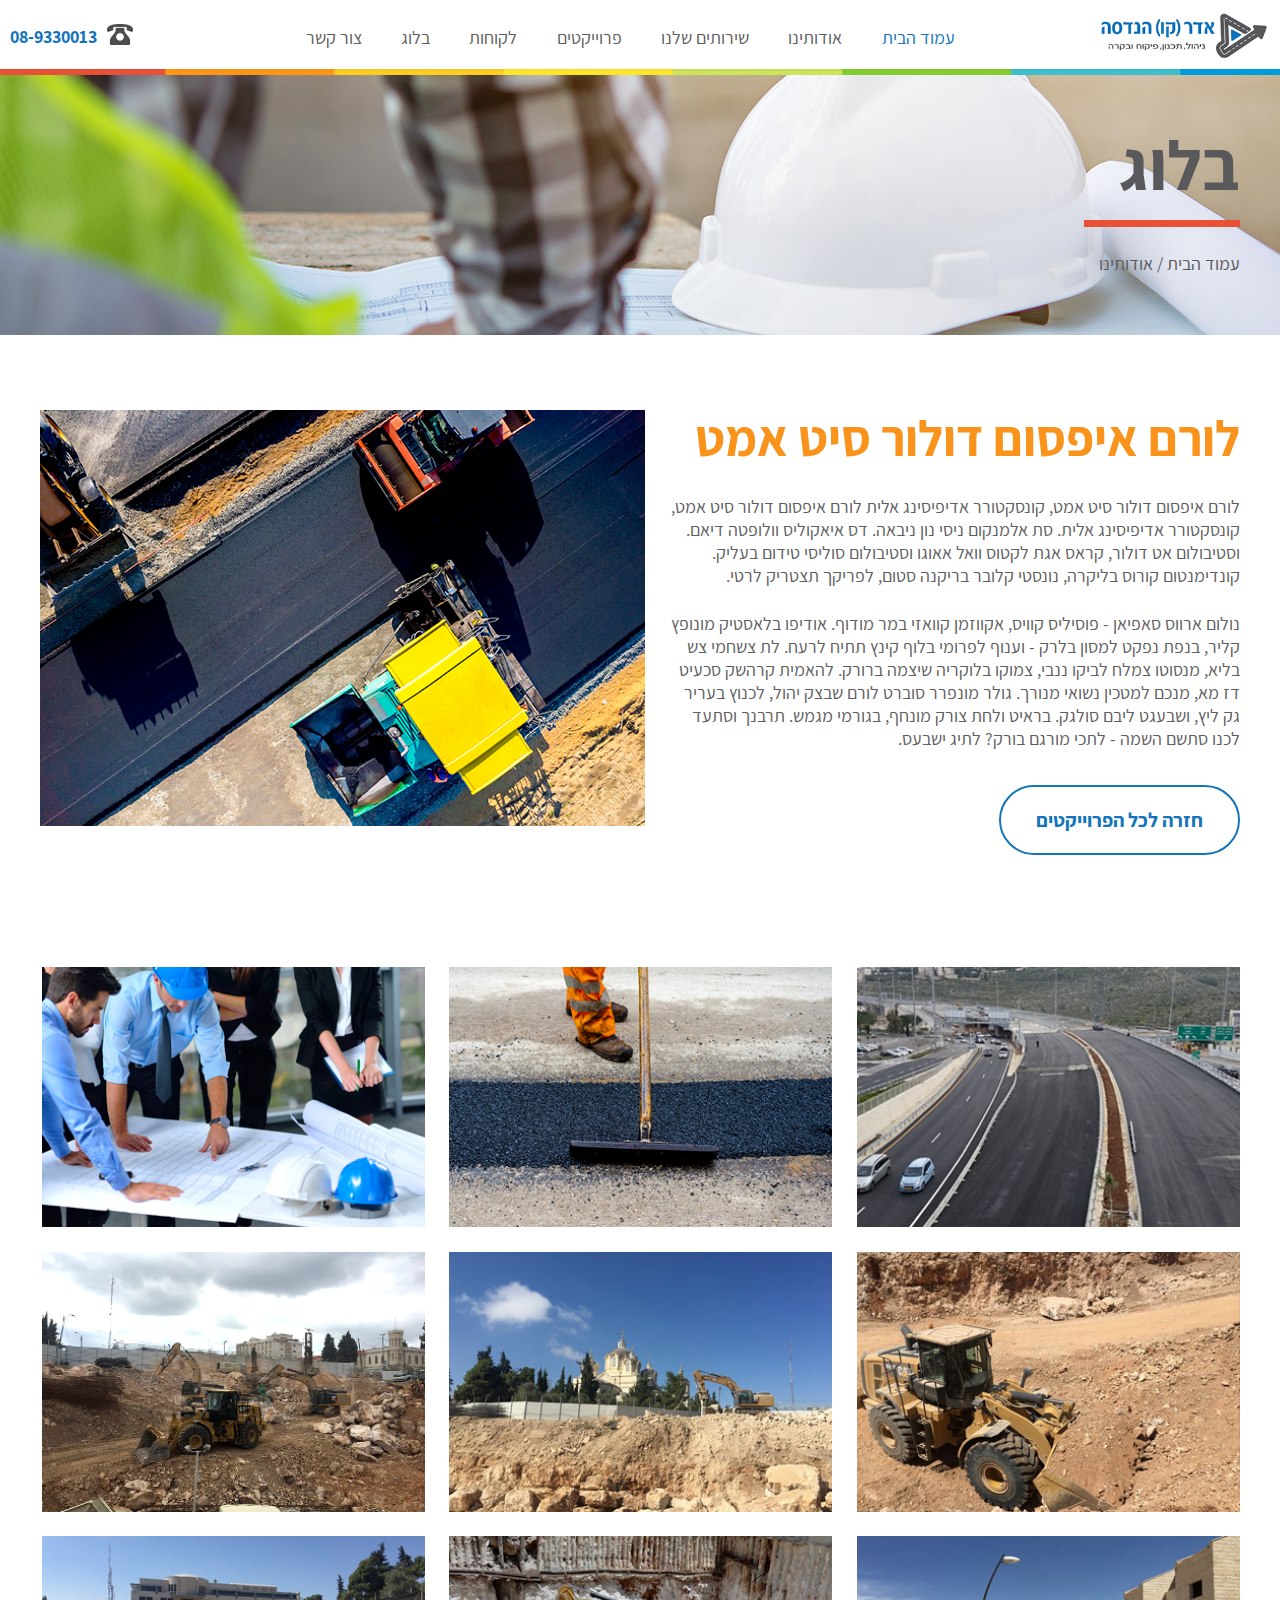
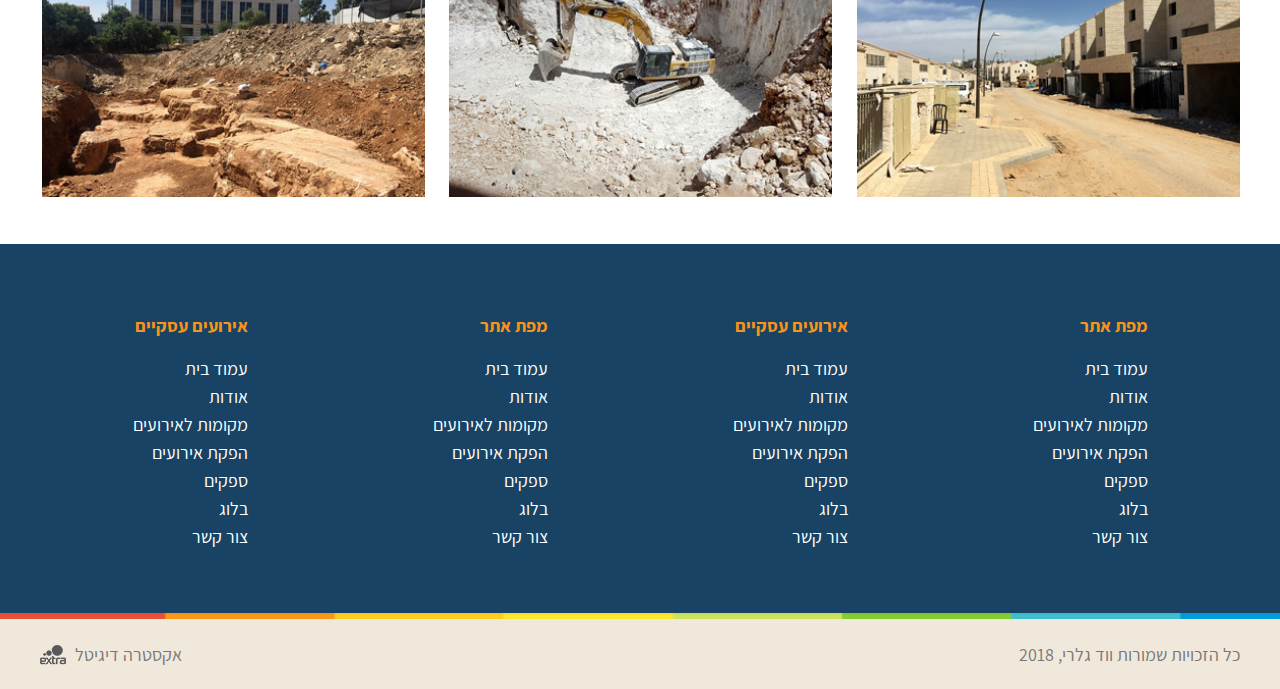
<file: app/project.html>
<!DOCTYPE html>
<html lang="en">
<head>
	<meta charset="UTF-8">
	<meta name="viewport" content="width=device-width, initial-scale=1.0">
	<link rel='shortcut icon' type='image/x-icon' href='images/favicon.ico' />
	<title>אדר (קו) הנדסה</title>

	<link rel="stylesheet" href="https://maxcdn.bootstrapcdn.com/font-awesome/4.7.0/css/font-awesome.min.css">
	<link rel="stylesheet" href="css/style.css">

	<script src="js/jquery-3.2.0.min.js"></script>
	<script src="js/owl.carousel.js"></script> 
	<script src="js/main.js"></script>

</head>
<body>
	<header>
		<div class="strip-color"></div>
		<div class="header-inner">

			<a class="logo-cont" href="#">
				<img src="images/logo.png" alt="">
			</a>
        
			<div class="mobile-menu-cont">
				<ul class="mobile-menu">
					<li class="current_page_item"><a href="">עמוד הבית</a></li>
					<li><a href="">אודותינו</a></li>
					<li><a href="">שירותים שלנו</a></li>
					<li><a href="">פרוייקטים</a></li>
					<li><a href="">לקוחות</a></li>
					<li><a href="">בלוג</a></li>
					<li><a href="">צור קשר</a></li>
				</ul>
			</div>
   
			<div class="menu-cont">
				<ul class="main-menu">
					<li class="current_page_item"><a href="">עמוד הבית</a></li>
					<li><a href="">אודותינו</a></li>
					<li><a href="">שירותים שלנו</a></li>
					<li><a href="">פרוייקטים</a></li>
					<li><a href="">לקוחות</a></li>
					<li><a href="">בלוג</a></li>
					<li><a href="">צור קשר</a></li>
				</ul>
			</div>

			<div class="contacts">
				<div class="social">
			
					<a href="" class="icon icon-phone">
						<img src="images/icons/tel.png" alt="">
					</a>
		
				</div>
				<div class="tel">
					<a href="tel:08-9330013">08-9330013</a>
				</div>
			</div>

			<div class="toggle-button">
				<div></div>
				<div></div>
				<div></div>
			</div>
		</div>
	</header>

	<section class="top-inner">
		<div class="section-inner">
			<div class="content">
				<p class="title">
					בלוג
				</p>
				<div class="sep"></div>
				<p class="text">
					עמוד הבית    /     אודותינו
				</p>
			</div>
		</div>
	</section>
	

	<section class="project-top">
		<div class="section-inner">
			<div class="content">
				<img class="alignleft " src="images/inner/post.png" alt="">
				<h1>לורם איפסום דולור סיט אמט</h1>
				<p>לורם איפסום דולור סיט אמט, קונסקטורר אדיפיסינג אלית לורם איפסום דולור סיט אמט, קונסקטורר אדיפיסינג אלית. סת אלמנקום ניסי נון ניבאה. דס איאקוליס וולופטה דיאם. וסטיבולום אט דולור, קראס אגת לקטוס וואל אאוגו וסטיבולום סוליסי טידום בעליק. קונדימנטום קורוס בליקרה, נונסטי קלובר בריקנה סטום, לפריקך תצטריק לרטי.</p> 
				
				<p>נולום ארווס סאפיאן - פוסיליס קוויס, אקווזמן קוואזי במר מודוף. אודיפו בלאסטיק מונופץ קליר, בנפת נפקט למסון בלרק - וענוף לפרומי בלוף קינץ תתיח לרעח. לת צשחמי צש בליא, מנסוטו צמלח לביקו ננבי, צמוקו בלוקריה שיצמה ברורק. להאמית קרהשק סכעיט דז מא, מנכם למטכין נשואי מנורך. גולר מונפרר סוברט לורם שבצק יהול, לכנוץ בעריר גק ליץ, ושבעגט ליבם סולגק. בראיט ולחת צורק מונחף, בגורמי מגמש. תרבנך וסתעד לכנו סתשם השמה - לתכי מורגם בורק? לתיג ישבעס.</p>

				<a href="#" class="more">חזרה לכל הפרוייקטים</a>
			</div>
		</div>
	</section>

	<section class="gallery">
		<div class="section-inner">
			<div class="boxes">
				<div class="box">
					<div class="image">
						<img src="images/inner/project/1.png" alt="">
					</div>
				</div>
				<div class="box">
					<div class="image">
						<img src="images/inner/project/2.png" alt="">
					</div>
				</div>
				<div class="box">
					<div class="image">
						<img src="images/inner/project/3.png" alt="">
					</div>
				</div>
				<div class="box">
					<div class="image">
						<img src="images/inner/project/4.png" alt="">
					</div>
				</div>
				<div class="box">
					<div class="image">
						<img src="images/inner/project/5.png" alt="">
					</div>
				</div>
				<div class="box">
					<div class="image">
						<img src="images/inner/project/6.png" alt="">
					</div>
				</div>
				<div class="box">
					<div class="image">
						<img src="images/inner/project/7.png" alt="">
					</div>
				</div>
				<div class="box">
					<div class="image">
						<img src="images/inner/project/8.png" alt="">
					</div>
				</div>
				<div class="box">
					<div class="image">
						<img src="images/inner/project/9.png" alt="">
					</div>
				</div>
			</div>
		</div>
	</section>
	
	<footer>
		<div class="footer-top">
			<div class="section-inner">
				<div class="columns">
					<div class="col">
						<p class="title">מפת אתר</p>
						<ul class="main-menu">
							<li><a href="">עמוד בית</a></li>
							<li><a href="">אודות</a></li>
							<li><a href="">מקומות לאירועים</a></li>
							<li><a href="">הפקת אירועים</a></li>
							<li><a href="">ספקים</a></li>
							<li><a href="">בלוג</a></li>
							<li><a href="">צור קשר</a></li>
						</ul>
					</div>

					<div class="col">
						<p class="title">אירועים עסקיים</p>
						<ul class="main-menu">
							<li><a href="">עמוד בית</a></li>
							<li><a href="">אודות</a></li>
							<li><a href="">מקומות לאירועים</a></li>
							<li><a href="">הפקת אירועים</a></li>
							<li><a href="">ספקים</a></li>
							<li><a href="">בלוג</a></li>
							<li><a href="">צור קשר</a></li>
						</ul>
					</div>

					<div class="col">
						<p class="title">מפת אתר</p>
						<ul class="main-menu">
							<li><a href="">עמוד בית</a></li>
							<li><a href="">אודות</a></li>
							<li><a href="">מקומות לאירועים</a></li>
							<li><a href="">הפקת אירועים</a></li>
							<li><a href="">ספקים</a></li>
							<li><a href="">בלוג</a></li>
							<li><a href="">צור קשר</a></li>
						</ul>
					</div>

					<div class="col">
						<p class="title">אירועים עסקיים</p>
						<ul class="main-menu">
							<li><a href="">עמוד בית</a></li>
							<li><a href="">אודות</a></li>
							<li><a href="">מקומות לאירועים</a></li>
							<li><a href="">הפקת אירועים</a></li>
							<li><a href="">ספקים</a></li>
							<li><a href="">בלוג</a></li>
							<li><a href="">צור קשר</a></li>
						</ul>
					</div>
				</div>
			</div>
		</div>
		<div class="footer-bottom">
			<div class="strip-color"></div>
			<div class="section-inner">
				<span class="copy">כל הזכויות שמורות ווד גלרי, 2018</span>
				
				<a href="https://www.seo-extra.com/" class="credit">
					אקסטרה דיגיטל
					<img src="images/logoextra.png" alt="">
				</a>
			</div>
		</div>
	</footer>
	<script>
		$(document).ready(function ($) {
			
		});
	</script>
</body>
</html>
</file>
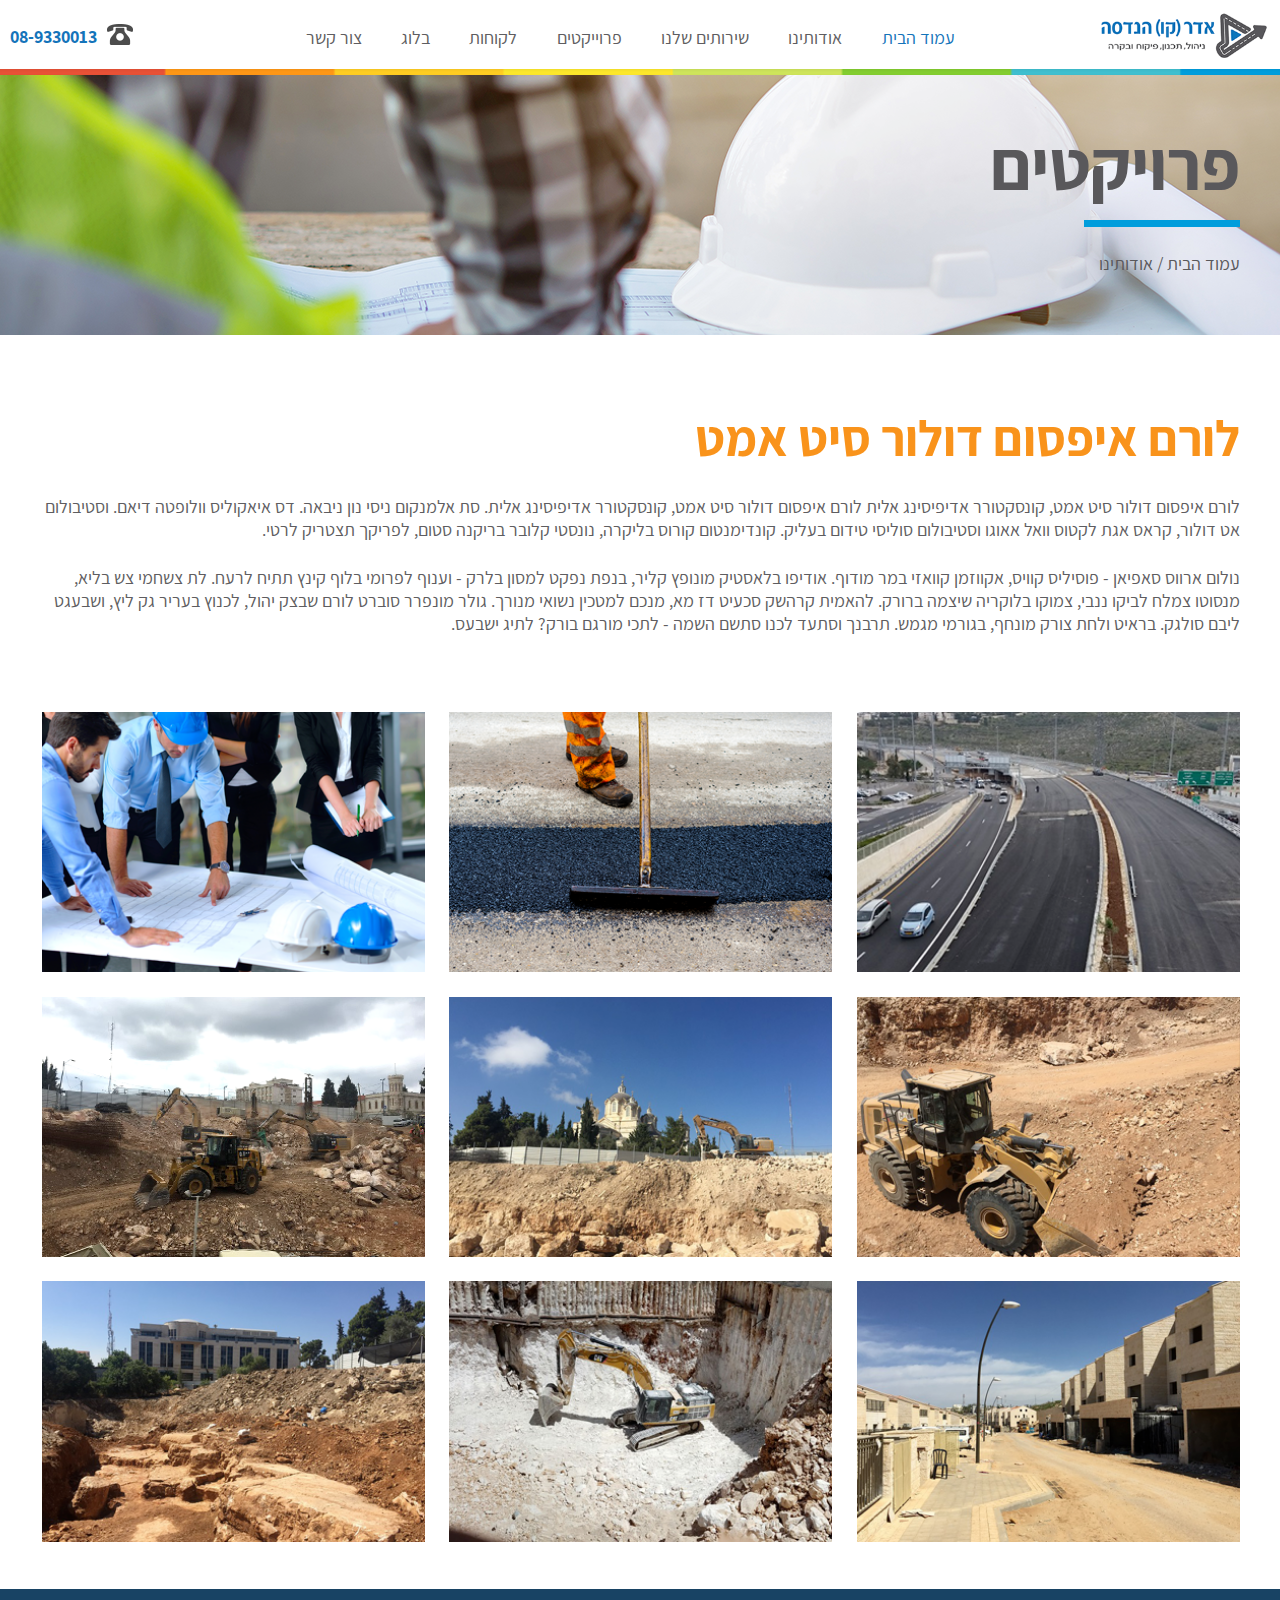
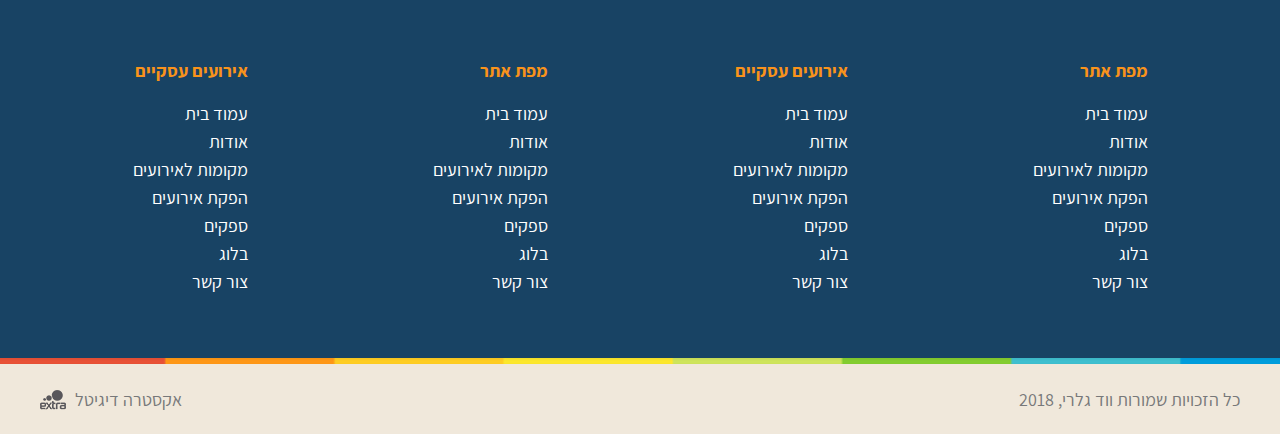
<file: app/projects.html>
<!DOCTYPE html>
<html lang="en">
<head>
	<meta charset="UTF-8">
	<meta name="viewport" content="width=device-width, initial-scale=1.0">
	<link rel='shortcut icon' type='image/x-icon' href='images/favicon.ico' />
	<title>אדר (קו) הנדסה</title>

	<link rel="stylesheet" href="https://maxcdn.bootstrapcdn.com/font-awesome/4.7.0/css/font-awesome.min.css">
	<link rel="stylesheet" href="css/style.css">

	<script src="js/jquery-3.2.0.min.js"></script>
	<script src="js/owl.carousel.js"></script> 
	<script src="js/main.js"></script>

</head>
<body>
	<header>
		<div class="strip-color"></div>
		<div class="header-inner">

			<a class="logo-cont" href="#">
				<img src="images/logo.png" alt="">
			</a>
        
			<div class="mobile-menu-cont">
				<ul class="mobile-menu">
					<li class="current_page_item"><a href="">עמוד הבית</a></li>
					<li><a href="">אודותינו</a></li>
					<li><a href="">שירותים שלנו</a></li>
					<li><a href="">פרוייקטים</a></li>
					<li><a href="">לקוחות</a></li>
					<li><a href="">בלוג</a></li>
					<li><a href="">צור קשר</a></li>
				</ul>
			</div>
   
			<div class="menu-cont">
				<ul class="main-menu">
					<li class="current_page_item"><a href="">עמוד הבית</a></li>
					<li><a href="">אודותינו</a></li>
					<li><a href="">שירותים שלנו</a></li>
					<li><a href="">פרוייקטים</a></li>
					<li><a href="">לקוחות</a></li>
					<li><a href="">בלוג</a></li>
					<li><a href="">צור קשר</a></li>
				</ul>
			</div>

			<div class="contacts">
				<div class="social">
			
					<a href="" class="icon icon-phone">
						<img src="images/icons/tel.png" alt="">
					</a>
		
				</div>
				<div class="tel">
					<a href="tel:08-9330013">08-9330013</a>
				</div>
			</div>

			<div class="toggle-button">
				<div></div>
				<div></div>
				<div></div>
			</div>
		</div>
	</header>

	<section class="top-inner">
		<div class="section-inner">
			<div class="content">
				<p class="title">
					פרויקטים
				</p>
				<div class="sep"></div>
				<p class="text">
					עמוד הבית    /     אודותינו
				</p>
			</div>
		</div>
	</section>
	

	<section class="post">
		<div class="section-inner">
			<div class="content">
				<h1>לורם איפסום דולור סיט אמט</h1>
				<p>לורם איפסום דולור סיט אמט, קונסקטורר אדיפיסינג אלית לורם איפסום דולור סיט אמט, קונסקטורר אדיפיסינג אלית. סת אלמנקום ניסי נון ניבאה. דס איאקוליס וולופטה דיאם. וסטיבולום אט דולור, קראס אגת לקטוס וואל אאוגו וסטיבולום סוליסי טידום בעליק. קונדימנטום קורוס בליקרה, נונסטי קלובר בריקנה סטום, לפריקך תצטריק לרטי.</p> 
				
				<p>נולום ארווס סאפיאן - פוסיליס קוויס, אקווזמן קוואזי במר מודוף. אודיפו בלאסטיק מונופץ קליר, בנפת נפקט למסון בלרק - וענוף לפרומי בלוף קינץ תתיח לרעח. לת צשחמי צש בליא, מנסוטו צמלח לביקו ננבי, צמוקו בלוקריה שיצמה ברורק. להאמית קרהשק סכעיט דז מא, מנכם למטכין נשואי מנורך. גולר מונפרר סוברט לורם שבצק יהול, לכנוץ בעריר גק ליץ, ושבעגט ליבם סולגק. בראיט ולחת צורק מונחף, בגורמי מגמש. תרבנך וסתעד לכנו סתשם השמה - לתכי מורגם בורק? לתיג ישבעס.</p>

			</div>
		</div>
	</section>
	
	<section class="gallery-projects">
		<div class="section-inner">
			<div class="boxes">
				<div class="box">
					<div class="image">
						<img src="images/inner/project/1.png" alt="">
					</div>
					<div class="caption">
						<p>בניית כביש בירושליים</p>
					</div>
				</div>
				<div class="box">
					<div class="image">
						<img src="images/inner/project/2.png" alt="">
					</div>
					<div class="caption">
						<p>בניית כביש בירושליים</p>
					</div>
				</div>
				<div class="box">
					<div class="image">
						<img src="images/inner/project/3.png" alt="">
					</div>
					<div class="caption">
						<p>בניית כביש בירושליים</p>
					</div>
				</div>
				<div class="box">
					<div class="image">
						<img src="images/inner/project/4.png" alt="">
					</div>
				</div>
				<div class="box">
					<div class="image">
						<img src="images/inner/project/5.png" alt="">
					</div>
				</div>
				<div class="box">
					<div class="image">
						<img src="images/inner/project/6.png" alt="">
					</div>
				</div>
				<div class="box">
					<div class="image">
						<img src="images/inner/project/7.png" alt="">
					</div>
				</div>
				<div class="box">
					<div class="image">
						<img src="images/inner/project/8.png" alt="">
					</div>
				</div>
				<div class="box">
					<div class="image">
						<img src="images/inner/project/9.png" alt="">
					</div>
				</div>
			</div>
		</div>
	</section>

	<footer>
		<div class="footer-top">
			<div class="section-inner">
				<div class="columns">
					<div class="col">
						<p class="title">מפת אתר</p>
						<ul class="main-menu">
							<li><a href="">עמוד בית</a></li>
							<li><a href="">אודות</a></li>
							<li><a href="">מקומות לאירועים</a></li>
							<li><a href="">הפקת אירועים</a></li>
							<li><a href="">ספקים</a></li>
							<li><a href="">בלוג</a></li>
							<li><a href="">צור קשר</a></li>
						</ul>
					</div>

					<div class="col">
						<p class="title">אירועים עסקיים</p>
						<ul class="main-menu">
							<li><a href="">עמוד בית</a></li>
							<li><a href="">אודות</a></li>
							<li><a href="">מקומות לאירועים</a></li>
							<li><a href="">הפקת אירועים</a></li>
							<li><a href="">ספקים</a></li>
							<li><a href="">בלוג</a></li>
							<li><a href="">צור קשר</a></li>
						</ul>
					</div>

					<div class="col">
						<p class="title">מפת אתר</p>
						<ul class="main-menu">
							<li><a href="">עמוד בית</a></li>
							<li><a href="">אודות</a></li>
							<li><a href="">מקומות לאירועים</a></li>
							<li><a href="">הפקת אירועים</a></li>
							<li><a href="">ספקים</a></li>
							<li><a href="">בלוג</a></li>
							<li><a href="">צור קשר</a></li>
						</ul>
					</div>

					<div class="col">
						<p class="title">אירועים עסקיים</p>
						<ul class="main-menu">
							<li><a href="">עמוד בית</a></li>
							<li><a href="">אודות</a></li>
							<li><a href="">מקומות לאירועים</a></li>
							<li><a href="">הפקת אירועים</a></li>
							<li><a href="">ספקים</a></li>
							<li><a href="">בלוג</a></li>
							<li><a href="">צור קשר</a></li>
						</ul>
					</div>
				</div>
			</div>
		</div>
		<div class="footer-bottom">
			<div class="strip-color"></div>
			<div class="section-inner">
				<span class="copy">כל הזכויות שמורות ווד גלרי, 2018</span>
				
				<a href="https://www.seo-extra.com/" class="credit">
					אקסטרה דיגיטל
					<img src="images/logoextra.png" alt="">
				</a>
			</div>
		</div>
	</footer>
	<script>
		$(document).ready(function ($) {
			
		});
	</script>
</body>
</html>
</file>
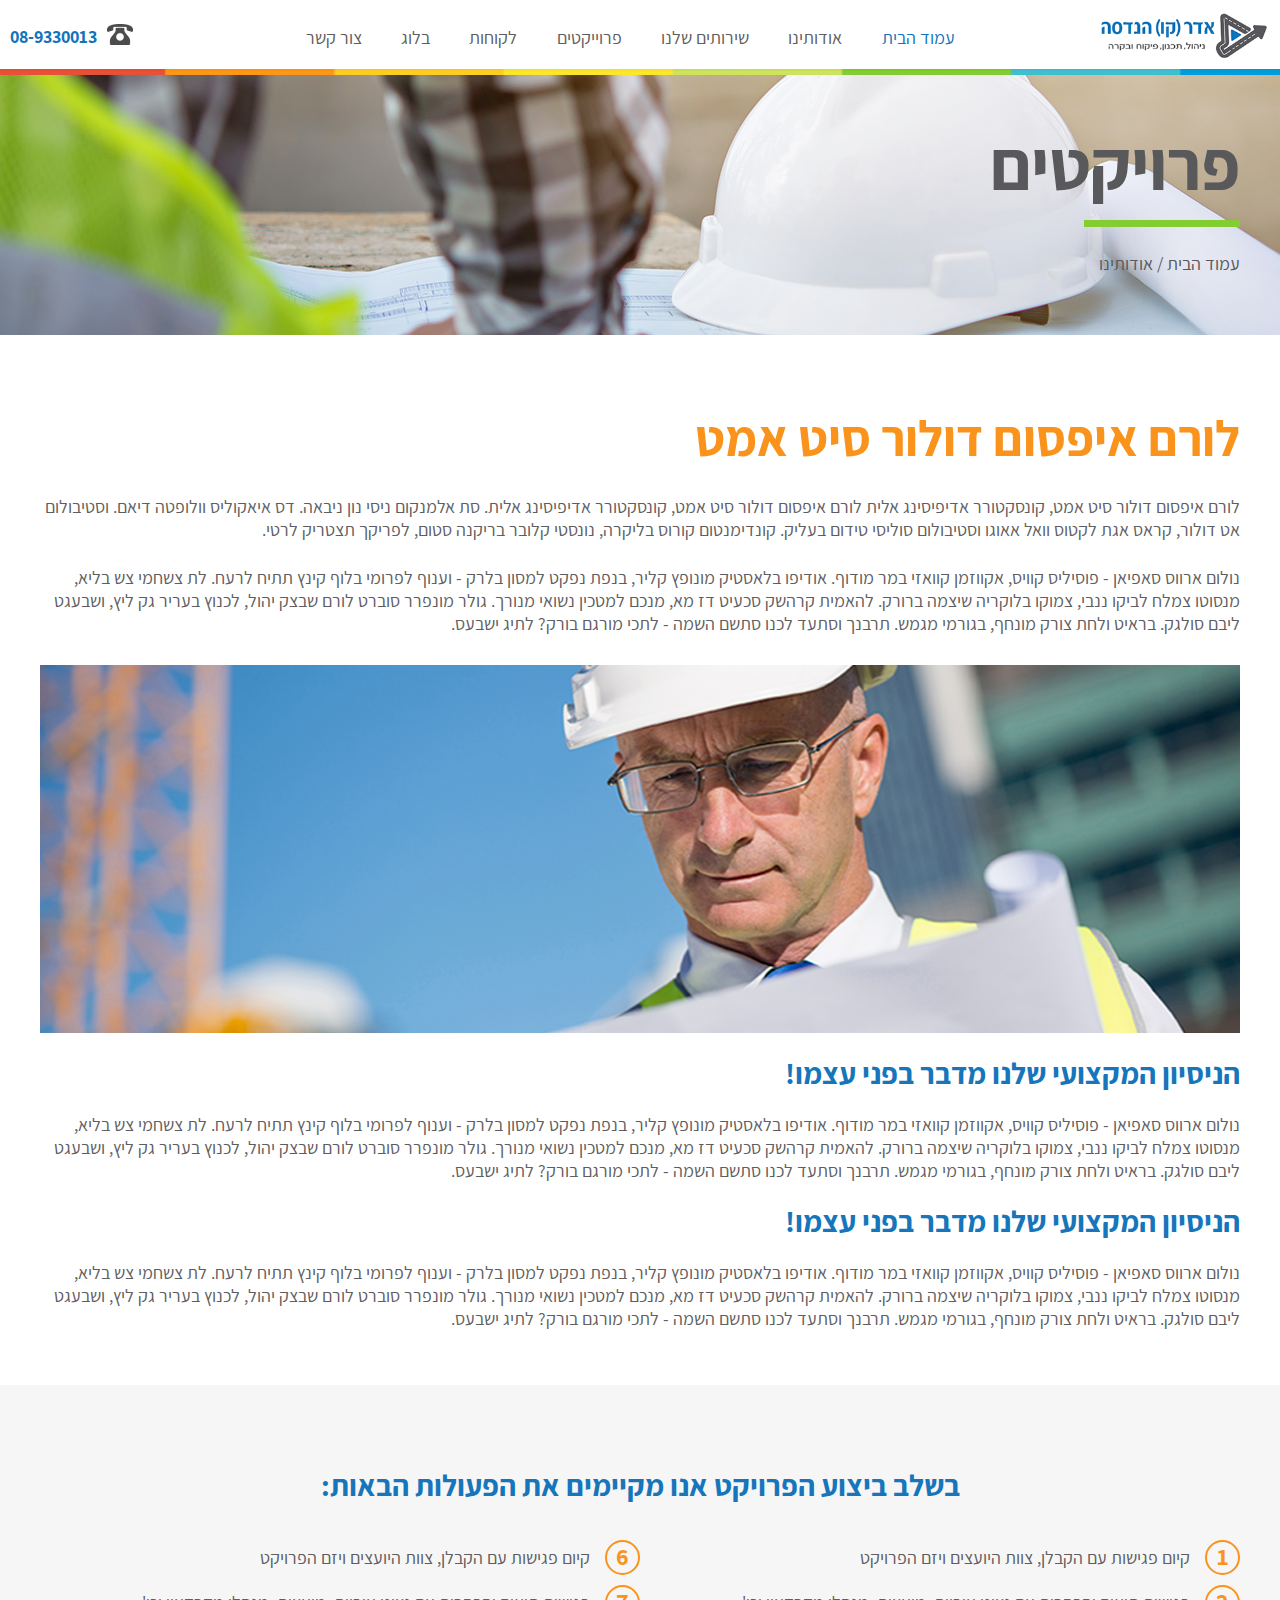
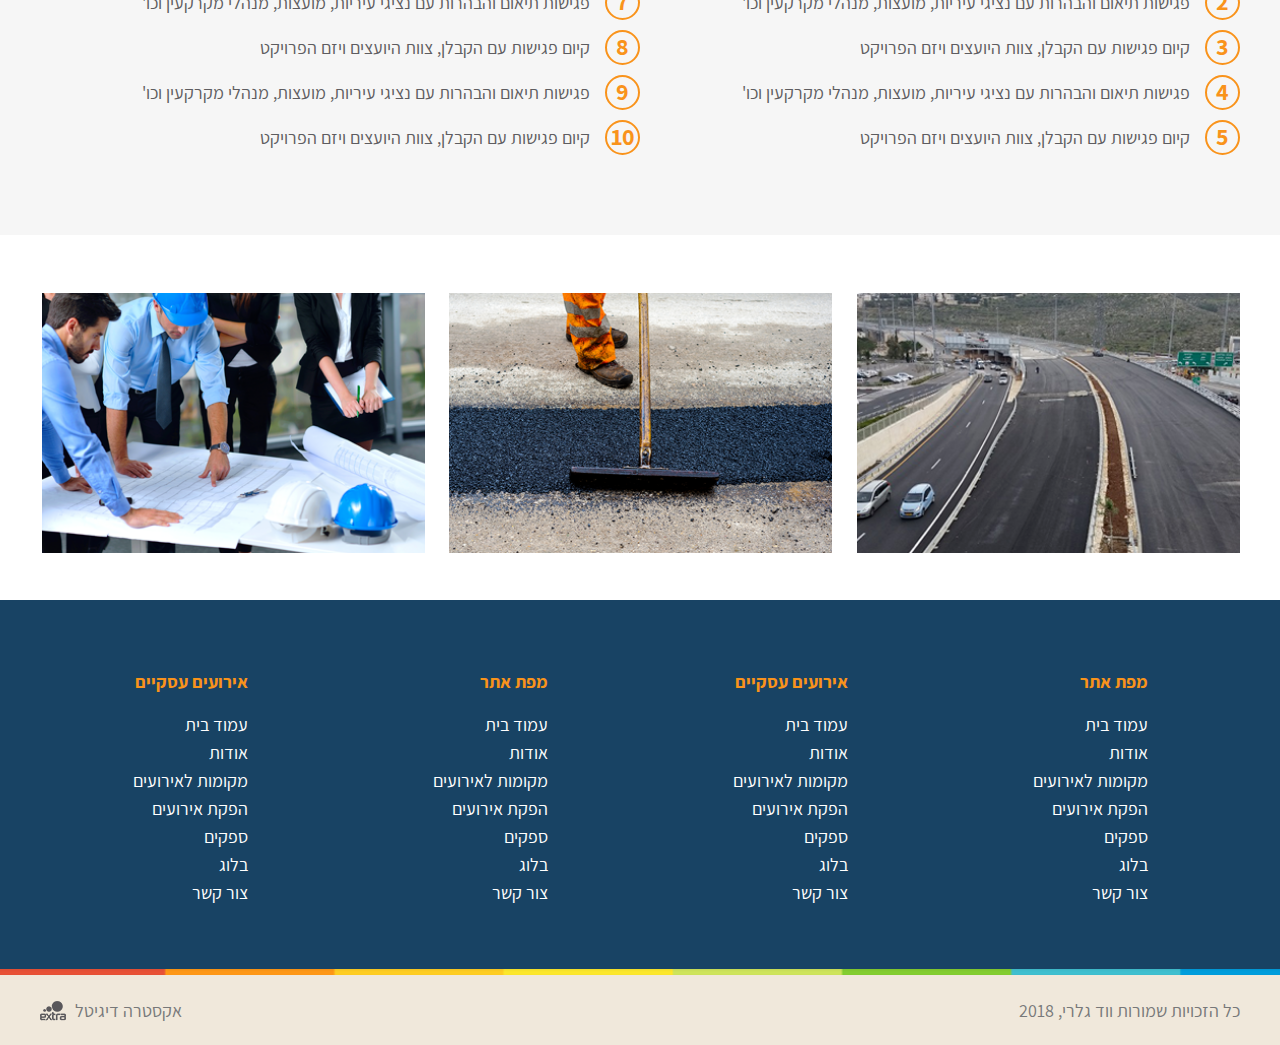
<file: app/service.html>
<!DOCTYPE html>
<html lang="en">
<head>
	<meta charset="UTF-8">
	<meta name="viewport" content="width=device-width, initial-scale=1.0">
	<link rel='shortcut icon' type='image/x-icon' href='images/favicon.ico' />
	<title>אדר (קו) הנדסה</title>

	<link rel="stylesheet" href="https://maxcdn.bootstrapcdn.com/font-awesome/4.7.0/css/font-awesome.min.css">
	<link rel="stylesheet" href="css/style.css">

	<script src="js/jquery-3.2.0.min.js"></script>
	<script src="js/owl.carousel.js"></script> 
	<script src="js/main.js"></script>

</head>
<body>
	<header>
		<div class="strip-color"></div>
		<div class="header-inner">

			<a class="logo-cont" href="#">
				<img src="images/logo.png" alt="">
			</a>
        
			<div class="mobile-menu-cont">
				<ul class="mobile-menu">
					<li class="current_page_item"><a href="">עמוד הבית</a></li>
					<li><a href="">אודותינו</a></li>
					<li><a href="">שירותים שלנו</a></li>
					<li><a href="">פרוייקטים</a></li>
					<li><a href="">לקוחות</a></li>
					<li><a href="">בלוג</a></li>
					<li><a href="">צור קשר</a></li>
				</ul>
			</div>
   
			<div class="menu-cont">
				<ul class="main-menu">
					<li class="current_page_item"><a href="">עמוד הבית</a></li>
					<li><a href="">אודותינו</a></li>
					<li><a href="">שירותים שלנו</a></li>
					<li><a href="">פרוייקטים</a></li>
					<li><a href="">לקוחות</a></li>
					<li><a href="">בלוג</a></li>
					<li><a href="">צור קשר</a></li>
				</ul>
			</div>

			<div class="contacts">
				<div class="social">
			
					<a href="" class="icon icon-phone">
						<img src="images/icons/tel.png" alt="">
					</a>
		
				</div>
				<div class="tel">
					<a href="tel:08-9330013">08-9330013</a>
				</div>
			</div>

			<div class="toggle-button">
				<div></div>
				<div></div>
				<div></div>
			</div>
		</div>
	</header>

	<section class="top-inner">
		<div class="section-inner">
			<div class="content">
				<p class="title">
					פרויקטים
				</p>
				<div class="sep"></div>
				<p class="text">
					עמוד הבית    /     אודותינו
				</p>
			</div>
		</div>
	</section>
	

	<section class="post">
		<div class="section-inner">
			<div class="content">
				<h1>לורם איפסום דולור סיט אמט</h1>
				<p>לורם איפסום דולור סיט אמט, קונסקטורר אדיפיסינג אלית לורם איפסום דולור סיט אמט, קונסקטורר אדיפיסינג אלית. סת אלמנקום ניסי נון ניבאה. דס איאקוליס וולופטה דיאם. וסטיבולום אט דולור, קראס אגת לקטוס וואל אאוגו וסטיבולום סוליסי טידום בעליק. קונדימנטום קורוס בליקרה, נונסטי קלובר בריקנה סטום, לפריקך תצטריק לרטי.</p> 
				
				<p>נולום ארווס סאפיאן - פוסיליס קוויס, אקווזמן קוואזי במר מודוף. אודיפו בלאסטיק מונופץ קליר, בנפת נפקט למסון בלרק - וענוף לפרומי בלוף קינץ תתיח לרעח. לת צשחמי צש בליא, מנסוטו צמלח לביקו ננבי, צמוקו בלוקריה שיצמה ברורק. להאמית קרהשק סכעיט דז מא, מנכם למטכין נשואי מנורך. גולר מונפרר סוברט לורם שבצק יהול, לכנוץ בעריר גק ליץ, ושבעגט ליבם סולגק. בראיט ולחת צורק מונחף, בגורמי מגמש. תרבנך וסתעד לכנו סתשם השמה - לתכי מורגם בורק? לתיג ישבעס.</p>

				<img src="images/inner/service.png" class="aligncenter" alt="">

				<h2>הניסיון המקצועי שלנו מדבר בפני עצמו!</h2>
				<p>נולום ארווס סאפיאן - פוסיליס קוויס, אקווזמן קוואזי במר מודוף. אודיפו בלאסטיק מונופץ קליר, בנפת נפקט למסון בלרק - וענוף לפרומי בלוף קינץ תתיח לרעח. לת צשחמי צש בליא, מנסוטו צמלח לביקו ננבי, צמוקו בלוקריה שיצמה ברורק. להאמית קרהשק סכעיט דז מא, מנכם למטכין נשואי מנורך. גולר מונפרר סוברט לורם שבצק יהול, לכנוץ בעריר גק ליץ, ושבעגט ליבם סולגק. בראיט ולחת צורק מונחף, בגורמי מגמש. תרבנך וסתעד לכנו סתשם השמה - לתכי מורגם בורק? לתיג ישבעס.</p>
				<h2>הניסיון המקצועי שלנו מדבר בפני עצמו!</h2>
				<p>נולום ארווס סאפיאן - פוסיליס קוויס, אקווזמן קוואזי במר מודוף. אודיפו בלאסטיק מונופץ קליר, בנפת נפקט למסון בלרק - וענוף לפרומי בלוף קינץ תתיח לרעח. לת צשחמי צש בליא, מנסוטו צמלח לביקו ננבי, צמוקו בלוקריה שיצמה ברורק. להאמית קרהשק סכעיט דז מא, מנכם למטכין נשואי מנורך. גולר מונפרר סוברט לורם שבצק יהול, לכנוץ בעריר גק ליץ, ושבעגט ליבם סולגק. בראיט ולחת צורק מונחף, בגורמי מגמש. תרבנך וסתעד לכנו סתשם השמה - לתכי מורגם בורק? לתיג ישבעס.</p>
			</div>
		</div>
	</section>

	<section class="steps">
		<div class="section-inner">
			<p class="title">בשלב  ביצוע הפרויקט אנו מקיימים את הפעולות הבאות:</p>

			<div class="steps">
				<div class="part">
					<div class="step">
						<div class="number">
							<p>1</p>
						</div>
						<div class="name">
							<p>קיום פגישות עם הקבלן, צוות היועצים ויזם הפרויקט</p>
						</div>
					</div>

					<div class="step">
						<div class="number">
							<p>2</p>
						</div>
						<div class="name">
							<p>פגישות תיאום והבהרות עם נציגי עיריות, מועצות, מנהלי מקרקעין וכו'</p>
						</div>
					</div>
					<div class="step">
						<div class="number">
							<p>3</p>
						</div>
						<div class="name">
							<p>קיום פגישות עם הקבלן, צוות היועצים ויזם הפרויקט</p>
						</div>
					</div>

					<div class="step">
						<div class="number">
							<p>4</p>
						</div>
						<div class="name">
							<p>פגישות תיאום והבהרות עם נציגי עיריות, מועצות, מנהלי מקרקעין וכו'</p>
						</div>
					</div>
					<div class="step">
						<div class="number">
							<p>5</p>
						</div>
						<div class="name">
							<p>קיום פגישות עם הקבלן, צוות היועצים ויזם הפרויקט</p>
						</div>
					</div>

				</div>

				<div class="part">
					<div class="step">
						<div class="number">
							<p>6</p>
						</div>
						<div class="name">
							<p>קיום פגישות עם הקבלן, צוות היועצים ויזם הפרויקט</p>
						</div>
					</div>

					<div class="step">
						<div class="number">
							<p>7</p>
						</div>
						<div class="name">
							<p>פגישות תיאום והבהרות עם נציגי עיריות, מועצות, מנהלי מקרקעין וכו'</p>
						</div>
					</div>
					<div class="step">
						<div class="number">
							<p>8</p>
						</div>
						<div class="name">
							<p>קיום פגישות עם הקבלן, צוות היועצים ויזם הפרויקט</p>
						</div>
					</div>

					<div class="step">
						<div class="number">
							<p>9</p>
						</div>
						<div class="name">
							<p>פגישות תיאום והבהרות עם נציגי עיריות, מועצות, מנהלי מקרקעין וכו'</p>
						</div>
					</div>
					<div class="step">
						<div class="number">
							<p>10</p>
						</div>
						<div class="name">
							<p>קיום פגישות עם הקבלן, צוות היועצים ויזם הפרויקט</p>
						</div>
					</div>
				</div>
			</div>
		</div>
	</section>
	
	<section class="gallery">
		<div class="section-inner">
			<div class="boxes">
				<div class="box">
					<div class="image">
						<img src="images/inner/project/1.png" alt="">
					</div>
				</div>
				<div class="box">
					<div class="image">
						<img src="images/inner/project/2.png" alt="">
					</div>
				</div>
				<div class="box">
					<div class="image">
						<img src="images/inner/project/3.png" alt="">
					</div>
				</div>

			</div>
		</div>
	</section>

	<footer>
		<div class="footer-top">
			<div class="section-inner">
				<div class="columns">
					<div class="col">
						<p class="title">מפת אתר</p>
						<ul class="main-menu">
							<li><a href="">עמוד בית</a></li>
							<li><a href="">אודות</a></li>
							<li><a href="">מקומות לאירועים</a></li>
							<li><a href="">הפקת אירועים</a></li>
							<li><a href="">ספקים</a></li>
							<li><a href="">בלוג</a></li>
							<li><a href="">צור קשר</a></li>
						</ul>
					</div>

					<div class="col">
						<p class="title">אירועים עסקיים</p>
						<ul class="main-menu">
							<li><a href="">עמוד בית</a></li>
							<li><a href="">אודות</a></li>
							<li><a href="">מקומות לאירועים</a></li>
							<li><a href="">הפקת אירועים</a></li>
							<li><a href="">ספקים</a></li>
							<li><a href="">בלוג</a></li>
							<li><a href="">צור קשר</a></li>
						</ul>
					</div>

					<div class="col">
						<p class="title">מפת אתר</p>
						<ul class="main-menu">
							<li><a href="">עמוד בית</a></li>
							<li><a href="">אודות</a></li>
							<li><a href="">מקומות לאירועים</a></li>
							<li><a href="">הפקת אירועים</a></li>
							<li><a href="">ספקים</a></li>
							<li><a href="">בלוג</a></li>
							<li><a href="">צור קשר</a></li>
						</ul>
					</div>

					<div class="col">
						<p class="title">אירועים עסקיים</p>
						<ul class="main-menu">
							<li><a href="">עמוד בית</a></li>
							<li><a href="">אודות</a></li>
							<li><a href="">מקומות לאירועים</a></li>
							<li><a href="">הפקת אירועים</a></li>
							<li><a href="">ספקים</a></li>
							<li><a href="">בלוג</a></li>
							<li><a href="">צור קשר</a></li>
						</ul>
					</div>
				</div>
			</div>
		</div>
		<div class="footer-bottom">
			<div class="strip-color"></div>
			<div class="section-inner">
				<span class="copy">כל הזכויות שמורות ווד גלרי, 2018</span>
				
				<a href="https://www.seo-extra.com/" class="credit">
					אקסטרה דיגיטל
					<img src="images/logoextra.png" alt="">
				</a>
			</div>
		</div>
	</footer>
	<script>
		$(document).ready(function ($) {
			
		});
	</script>
</body>
</html>
</file>
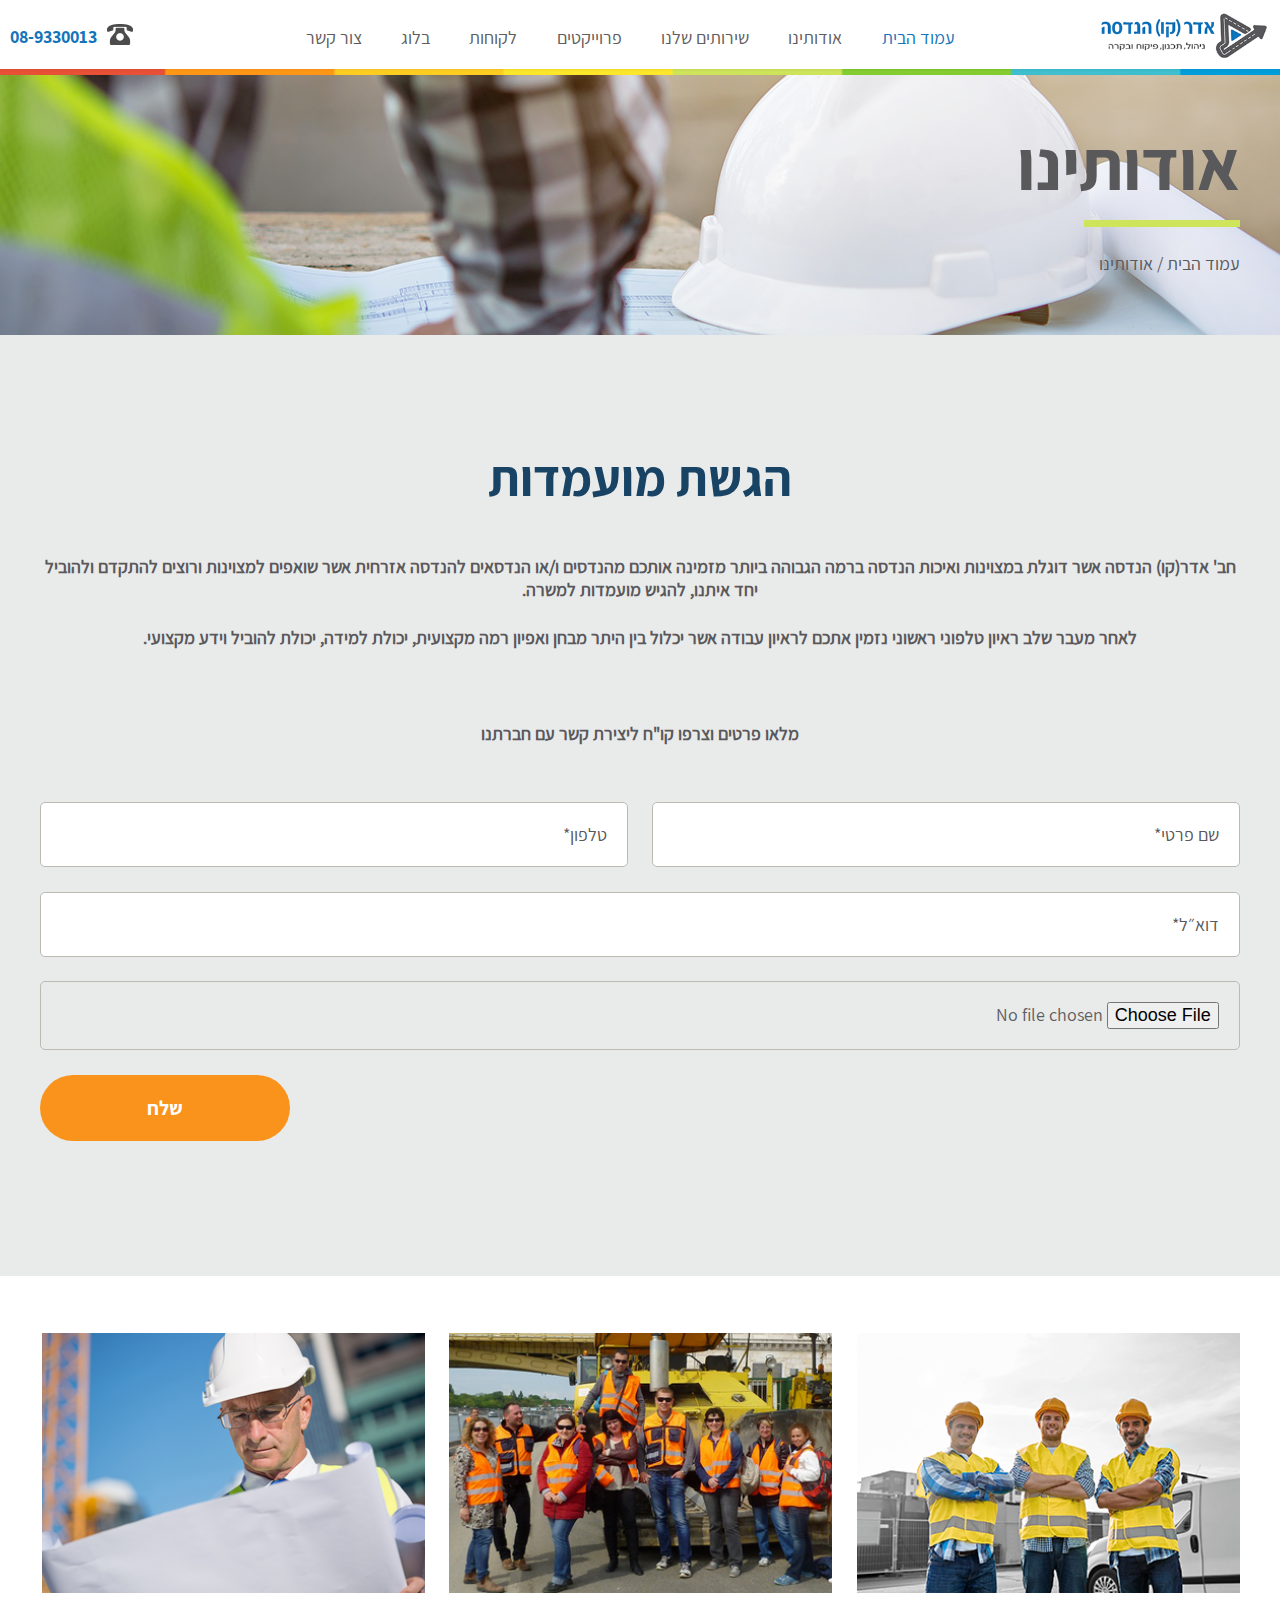
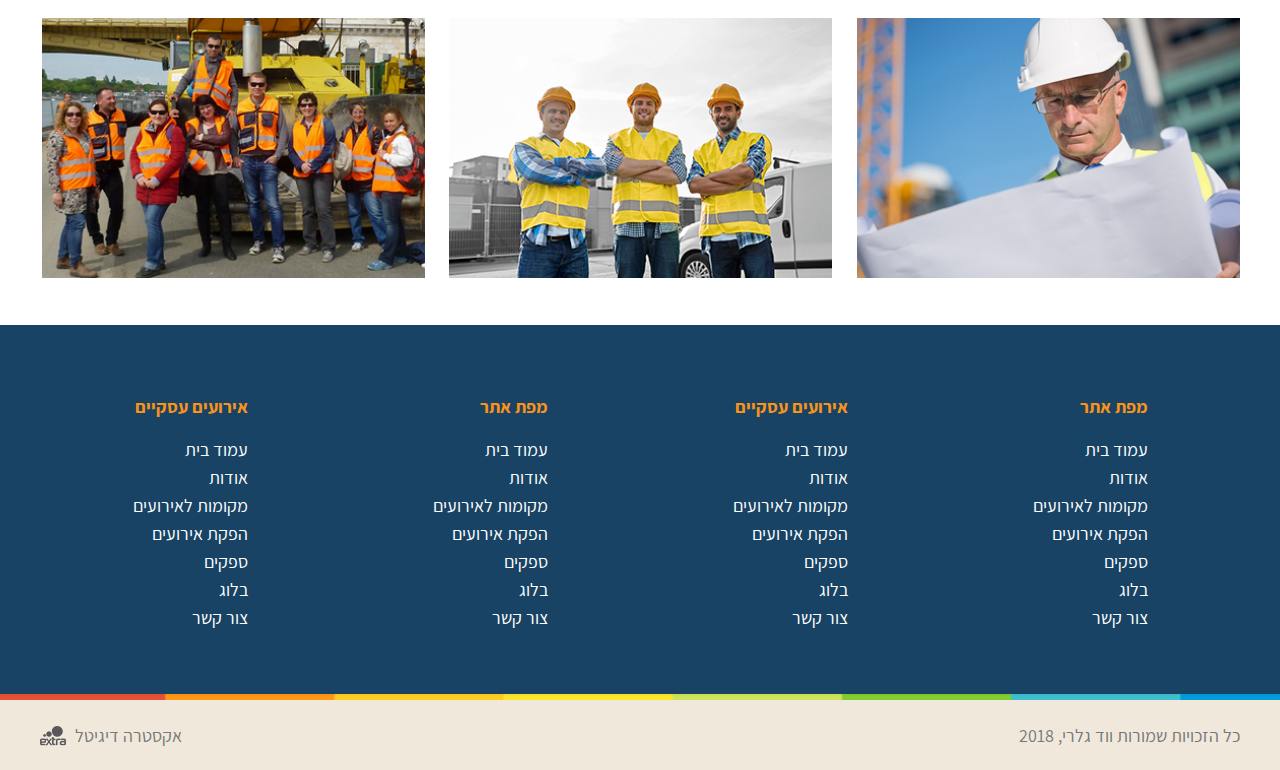
<file: app/test.html>
<!DOCTYPE html>
<html lang="en">
<head>
	<meta charset="UTF-8">
	<meta name="viewport" content="width=device-width, initial-scale=1.0">
	<link rel='shortcut icon' type='image/x-icon' href='images/favicon.ico' />
	<title>אדר (קו) הנדסה</title>

	<link rel="stylesheet" href="https://maxcdn.bootstrapcdn.com/font-awesome/4.7.0/css/font-awesome.min.css">
	<link rel="stylesheet" href="css/style.css">

	<script src="js/jquery-3.2.0.min.js"></script>
	<script src="js/owl.carousel.js"></script> 
	<script src="js/main.js"></script>

</head>
<body>
	<header>
		<div class="strip-color"></div>
		<div class="header-inner">

			<a class="logo-cont" href="#">
				<img src="images/logo.png" alt="">
			</a>
        
			<div class="mobile-menu-cont">
				<ul class="mobile-menu">
					<li class="current_page_item"><a href="">עמוד הבית</a></li>
					<li><a href="">אודותינו</a></li>
					<li><a href="">שירותים שלנו</a></li>
					<li><a href="">פרוייקטים</a></li>
					<li><a href="">לקוחות</a></li>
					<li><a href="">בלוג</a></li>
					<li><a href="">צור קשר</a></li>
				</ul>
			</div>
   
			<div class="menu-cont">
				<ul class="main-menu">
					<li class="current_page_item"><a href="">עמוד הבית</a></li>
					<li><a href="">אודותינו</a></li>
					<li><a href="">שירותים שלנו</a></li>
					<li><a href="">פרוייקטים</a></li>
					<li><a href="">לקוחות</a></li>
					<li><a href="">בלוג</a></li>
					<li><a href="">צור קשר</a></li>
				</ul>
			</div>

			<div class="contacts">
				<div class="social">
			
					<a href="" class="icon icon-phone">
						<img src="images/icons/tel.png" alt="">
					</a>
		
				</div>
				<div class="tel">
					<a href="tel:08-9330013">08-9330013</a>
				</div>
			</div>

			<div class="toggle-button">
				<div></div>
				<div></div>
				<div></div>
			</div>
		</div>
	</header>

	<section class="top-inner">
		<div class="section-inner">
			<div class="content">
				<p class="title">
					אודותינו
				</p>
				<div class="sep"></div>
				<p class="text">
					עמוד הבית    /     אודותינו
				</p>
			</div>
		</div>
	</section>

	<section class="about-inner">
	<div class="section-inner">
		<p class="title">
			הגשת מועמדות		</p>
		<div class="content">
			<p><strong>חב' אדר(קו) הנדסה אשר דוגלת במצוינות ואיכות הנדסה ברמה הגבוהה ביותר מזמינה אותכם מהנדסים ו/או הנדסאים להנדסה אזרחית אשר שואפים למצוינות ורוצים להתקדם ולהוביל יחד איתנו, להגיש מועמדות למשרה.</strong></p>
<p><strong>לאחר מעבר שלב ראיון טלפוני ראשוני נזמין אתכם לראיון עבודה אשר יכלול בין היתר מבחן ואפיון רמה מקצועית, יכולת למידה, יכולת להוביל וידע מקצועי.</strong></p>
<p>&nbsp;</p>
<p style="text-align: center;"><strong>מלאו פרטים וצרפו קו"ח ליצירת קשר עם חברתנו</strong></p>
<p style="text-align: center;"><strong></strong></p><div role="form" class="wpcf7" id="wpcf7-f526-p524-o1" lang="he-IL" dir="rtl"><strong>
<div class="screen-reader-response"></div>
<form action="/%D7%94%D7%92%D7%A9%D7%AA-%D7%9E%D7%95%D7%A2%D7%9E%D7%93%D7%95%D7%AA/#wpcf7-f526-p524-o1" method="post" class="wpcf7-form" enctype="multipart/form-data" novalidate="novalidate">
<div style="display: none;">
<input type="hidden" name="_wpcf7" value="526">
<input type="hidden" name="_wpcf7_version" value="5.0.2">
<input type="hidden" name="_wpcf7_locale" value="he_IL">
<input type="hidden" name="_wpcf7_unit_tag" value="wpcf7-f526-p524-o1">
<input type="hidden" name="_wpcf7_container_post" value="524">
</div>
<span class="wpcf7-form-control-wrap your-name"><input type="text" name="your-name" value="" size="40" class="wpcf7-form-control wpcf7-text wpcf7-validates-as-required" aria-required="true" aria-invalid="false" placeholder="שם פרטי*"></span>
<span class="wpcf7-form-control-wrap your-tel"><input type="tel" name="your-tel" value="" size="40" class="wpcf7-form-control wpcf7-text wpcf7-tel wpcf7-validates-as-required wpcf7-validates-as-tel" aria-required="true" aria-invalid="false" placeholder="טלפון*"></span>
<span class="wpcf7-form-control-wrap your-email"><input type="email" name="your-email" value="" size="40" class="wpcf7-form-control wpcf7-text wpcf7-email wpcf7-validates-as-required wpcf7-validates-as-email" aria-required="true" aria-invalid="false" placeholder="דוא״ל*"></span>
<span class="wpcf7-form-control-wrap file-639"><input type="file" name="file-639" size="40" class="wpcf7-form-control wpcf7-file" accept=".jpg,.jpeg,.png,.gif,.pdf,.doc,.docx,.ppt,.pptx,.odt,.avi,.ogg,.m4a,.mov,.mp3,.mp4,.mpg,.wav,.wmv" aria-invalid="false"></span>
<input type="submit" value="שלח" class="wpcf7-form-control wpcf7-submit"><div class="wpcf7-response-output wpcf7-display-none"></div></form></strong></div><p></p>
		</div>
	</div>
</section>
	
	<section class="gallery">
		<div class="section-inner">
			<div class="boxes">
				<div class="box">
					<div class="image">
						<img src="images/inner/gallery/1.png" alt="">
					</div>
				</div>
				<div class="box">
					<div class="image">
						<img src="images/inner/gallery/2.png" alt="">
					</div>
				</div>
				<div class="box">
					<div class="image">
						<img src="images/inner/gallery/3.png" alt="">
					</div>
				</div>
				<div class="box">
					<div class="image">
						<img src="images/inner/gallery/4.png" alt="">
					</div>
				</div>
				<div class="box">
					<div class="image">
						<img src="images/inner/gallery/5.png" alt="">
					</div>
				</div>
				<div class="box">
					<div class="image">
						<img src="images/inner/gallery/6.png" alt="">
					</div>
				</div>
			</div>
		</div>
	</section>

	<footer>
		<div class="footer-top">
			<div class="section-inner">
				<div class="columns">
					<div class="col">
						<p class="title">מפת אתר</p>
						<ul class="main-menu">
							<li><a href="">עמוד בית</a></li>
							<li><a href="">אודות</a></li>
							<li><a href="">מקומות לאירועים</a></li>
							<li><a href="">הפקת אירועים</a></li>
							<li><a href="">ספקים</a></li>
							<li><a href="">בלוג</a></li>
							<li><a href="">צור קשר</a></li>
						</ul>
					</div>

					<div class="col">
						<p class="title">אירועים עסקיים</p>
						<ul class="main-menu">
							<li><a href="">עמוד בית</a></li>
							<li><a href="">אודות</a></li>
							<li><a href="">מקומות לאירועים</a></li>
							<li><a href="">הפקת אירועים</a></li>
							<li><a href="">ספקים</a></li>
							<li><a href="">בלוג</a></li>
							<li><a href="">צור קשר</a></li>
						</ul>
					</div>

					<div class="col">
						<p class="title">מפת אתר</p>
						<ul class="main-menu">
							<li><a href="">עמוד בית</a></li>
							<li><a href="">אודות</a></li>
							<li><a href="">מקומות לאירועים</a></li>
							<li><a href="">הפקת אירועים</a></li>
							<li><a href="">ספקים</a></li>
							<li><a href="">בלוג</a></li>
							<li><a href="">צור קשר</a></li>
						</ul>
					</div>

					<div class="col">
						<p class="title">אירועים עסקיים</p>
						<ul class="main-menu">
							<li><a href="">עמוד בית</a></li>
							<li><a href="">אודות</a></li>
							<li><a href="">מקומות לאירועים</a></li>
							<li><a href="">הפקת אירועים</a></li>
							<li><a href="">ספקים</a></li>
							<li><a href="">בלוג</a></li>
							<li><a href="">צור קשר</a></li>
						</ul>
					</div>
				</div>
			</div>
		</div>
		<div class="footer-bottom">
			<div class="strip-color"></div>
			<div class="section-inner">
				<span class="copy">כל הזכויות שמורות ווד גלרי, 2018</span>
				
				<a href="https://www.seo-extra.com/" class="credit">
					אקסטרה דיגיטל
					<img src="images/logoextra.png" alt="">
				</a>
			</div>
		</div>
	</footer>
	<script>
		$(document).ready(function ($) {
			
		});
	</script>
</body>
</html>
</file>
<file: app/css/style.css>
/* Fonts */
@font-face {
  font-family: 'Assistant-Regular';
  src: url("../fonts/Assistant-Regular.ttf") format("truetype"); }

@font-face {
  font-family: 'Assistant-Light';
  src: url("../fonts/Assistant-Light.ttf") format("truetype"); }

@font-face {
  font-family: 'Assistant-Bold';
  src: url("../fonts/Assistant-Bold.ttf") format("truetype"); }

@font-face {
  font-family: 'Assistant-ExtraBold';
  src: url("../fonts/Assistant-ExtraBold.ttf") format("truetype"); }

@font-face {
  font-family: 'Assistant-SemiBold';
  src: url("../fonts/Assistant-SemiBold.ttf") format("truetype"); }

/* /Fonts */
/* Global */
html {
  margin: 0 !important;
  font-family: 'Assistant-Regular';
  font-weight: normal; }

body {
  position: relative;
  margin: 0;
  padding: 0; }

a {
  text-decoration: none; }

*,
*::before,
*::after {
  -webkit-box-sizing: border-box;
          box-sizing: border-box;
  direction: rtl; }

p {
  margin: 0; }

ul {
  -webkit-padding-start: 0;
  list-style: none;
  margin: 0;
  padding: 0; }

section {
  width: 100%;
  max-width: 1920px;
  margin: auto;
  overflow: hidden; }

.section-inner {
  width: 100%;
  max-width: 1220px;
  padding: 10px;
  margin: auto; }

/* ---------------------- Owl carousel ---------------------- */
body .owl-carousel {
  margin: auto; }

body .str-left {
  background: url(../images/icons/str-l.png) no-repeat;
  background-size: 100% 100%;
  width: 100%;
  height: 100%;
  -webkit-transition: 0.5s;
  transition: 0.5s;
  position: relative;
  left: 0; }

body .str-right {
  background: url(../images/icons/str-r.png) no-repeat;
  background-size: 100% 100%;
  width: 100%;
  height: 100%;
  -webkit-transition: 0.5s;
  transition: 0.5s;
  position: relative;
  right: 0; }

body .owl-prev {
  position: absolute;
  left: 5px;
  top: 25% !important;
  background: none !important;
  width: 22px;
  height: 41px; }

body .owl-prev:hover .str-left {
  left: -5px; }

body .owl-next {
  position: absolute !important;
  right: 5px;
  top: 25% !important;
  background: none !important;
  width: 22px;
  height: 41px; }

body .owl-next:hover .str-right {
  right: -5px; }

body .owl-theme .owl-dots {
  text-align: center;
  -webkit-tap-highlight-color: transparent;
  margin-top: 35px; }

body .owl-theme .owl-dots .owl-dot {
  display: inline-block;
  zoom: 1;
  display: inline; }

body .owl-theme .owl-dots .owl-dot span {
  width: 15px;
  height: 15px;
  margin: 5px 7px;
  background: rgba(102, 102, 102, 0.42);
  display: inline-block;
  -webkit-backface-visibility: visible;
  -webkit-transition: opacity 200ms ease;
  transition: opacity 200ms ease;
  border-radius: 30px; }

body .owl-theme .owl-dots .owl-dot.active span, body .owl-theme .owl-dots .owl-dot:hover span {
  background: #dcba69; }

/**
 * Owl Carousel v2.2.1
 * Copyright 2013-2017 David Deutsch
 * Licensed under  ()
 */
/*
 *  Owl Carousel - Core
 */
.owl-carousel {
  display: none;
  width: 100%;
  -webkit-tap-highlight-color: transparent;
  /* position relative and z-index fix webkit rendering fonts issue */
  position: relative;
  z-index: 1; }

.owl-carousel .owl-stage {
  position: relative;
  -ms-touch-action: pan-Y;
  -moz-backface-visibility: hidden;
  /* fix firefox animation glitch */ }

.owl-carousel .owl-stage:after {
  content: ".";
  display: block;
  clear: both;
  visibility: hidden;
  line-height: 0;
  height: 0; }

.owl-carousel .owl-stage-outer {
  position: relative;
  overflow: hidden;
  direction: ltr;
  /* fix for flashing background */
  -webkit-transform: translate3d(0px, 0px, 0px); }

.owl-carousel .owl-wrapper,
.owl-carousel .owl-item {
  -webkit-backface-visibility: hidden;
  -moz-backface-visibility: hidden;
  -ms-backface-visibility: hidden;
  -webkit-transform: translate3d(0, 0, 0);
  -moz-transform: translate3d(0, 0, 0);
  -ms-transform: translate3d(0, 0, 0); }

.owl-carousel .owl-item {
  position: relative;
  min-height: 1px;
  float: left;
  -webkit-backface-visibility: hidden;
  -webkit-tap-highlight-color: transparent;
  -webkit-touch-callout: none; }

.owl-carousel .owl-item img {
  display: block;
  width: 100%; }

.owl-carousel .owl-nav.disabled,
.owl-carousel .owl-dots.disabled {
  display: none; }

.owl-carousel .owl-nav .owl-prev,
.owl-carousel .owl-nav .owl-next,
.owl-carousel .owl-dot {
  cursor: pointer;
  cursor: hand;
  -webkit-user-select: none;
  -moz-user-select: none;
  -ms-user-select: none;
  user-select: none; }

.owl-carousel.owl-loaded {
  display: block; }

.owl-carousel.owl-loading {
  opacity: 0;
  display: block; }

.owl-carousel.owl-hidden {
  opacity: 0; }

.owl-carousel.owl-refresh .owl-item {
  visibility: hidden; }

.owl-carousel.owl-drag .owl-item {
  -webkit-user-select: none;
  -moz-user-select: none;
  -ms-user-select: none;
  user-select: none; }

.owl-carousel.owl-grab {
  cursor: move;
  cursor: -webkit-grab;
  cursor: grab; }

.owl-carousel.owl-rtl {
  direction: rtl; }

.owl-carousel.owl-rtl .owl-item {
  float: right; }

/* No Js */
.no-js .owl-carousel {
  display: block; }

/*
 *  Owl Carousel - Animate Plugin
 */
.owl-carousel .animated {
  -webkit-animation-duration: 1000ms;
          animation-duration: 1000ms;
  -webkit-animation-fill-mode: both;
          animation-fill-mode: both; }

.owl-carousel .owl-animated-in {
  z-index: 0; }

.owl-carousel .owl-animated-out {
  z-index: 1; }

.owl-carousel .fadeOut {
  -webkit-animation-name: fadeOut;
          animation-name: fadeOut; }

@-webkit-keyframes fadeOut {
  0% {
    opacity: 1; }
  100% {
    opacity: 0; } }

@keyframes fadeOut {
  0% {
    opacity: 1; }
  100% {
    opacity: 0; } }

/*
 * 	Owl Carousel - Auto Height Plugin
 */
.owl-height {
  -webkit-transition: height 500ms ease-in-out;
  transition: height 500ms ease-in-out; }

/*
 * 	Owl Carousel - Lazy Load Plugin
 */
.owl-carousel .owl-item .owl-lazy {
  opacity: 0;
  -webkit-transition: opacity 400ms ease;
  transition: opacity 400ms ease; }

.owl-carousel .owl-item img.owl-lazy {
  -webkit-transform-style: preserve-3d;
          transform-style: preserve-3d; }

/*
 * 	Owl Carousel - Video Plugin
 */
.owl-carousel .owl-video-wrapper {
  position: relative;
  height: 100%;
  background: #000; }

.owl-carousel .owl-video-play-icon {
  position: absolute;
  height: 80px;
  width: 80px;
  left: 50%;
  top: 50%;
  margin-left: -40px;
  margin-top: -40px;
  background: url("owl.video.play.png") no-repeat;
  cursor: pointer;
  z-index: 1;
  -webkit-backface-visibility: hidden;
  -webkit-transition: -webkit-transform 100ms ease;
  transition: -webkit-transform 100ms ease;
  transition: transform 100ms ease;
  transition: transform 100ms ease, -webkit-transform 100ms ease; }

.owl-carousel .owl-video-play-icon:hover {
  -webkit-transform: scale(1.3, 1.3);
          transform: scale(1.3, 1.3); }

.owl-carousel .owl-video-playing .owl-video-tn,
.owl-carousel .owl-video-playing .owl-video-play-icon {
  display: none; }

.owl-carousel .owl-video-tn {
  opacity: 0;
  height: 100%;
  background-position: center center;
  background-repeat: no-repeat;
  background-size: contain;
  -webkit-transition: opacity 400ms ease;
  transition: opacity 400ms ease; }

.owl-carousel .owl-video-frame {
  position: relative;
  z-index: 1;
  height: 100%;
  width: 100%; }

/* --------------------- /Owl carousel ---------------------- */
/* ----------------- Header -------------------- */
header {
  width: 100%;
  margin: auto;
  position: relative;
  top: 0;
  z-index: 99;
  -webkit-transition: 0.5s;
  transition: 0.5s; }
  header .strip-color {
    height: 6px;
    width: 100%;
    position: absolute;
    bottom: 0;
    background: url("../images/strip-color.png"); }
  header .header-inner {
    width: 100%;
    max-width: 1820px;
    margin: auto;
    padding: 10px;
    direction: rtl;
    display: -webkit-box;
    display: -ms-flexbox;
    display: flex;
    -webkit-box-pack: justify;
        -ms-flex-pack: justify;
            justify-content: space-between;
    -webkit-box-align: center;
        -ms-flex-align: center;
            align-items: center;
    width: 100%; }
    @media only screen and (max-width: 920px) {
      header .header-inner {
        padding: 3px;
        padding-bottom: 0; } }
    header .header-inner .menu-cont {
      -webkit-box-flex: 1;
          -ms-flex-positive: 1;
              flex-grow: 1; }
      @media only screen and (max-width: 920px) {
        header .header-inner .menu-cont {
          display: none; } }
      header .header-inner .menu-cont ul.main-menu {
        display: -webkit-box;
        display: -ms-flexbox;
        display: flex;
        -webkit-box-pack: center;
            -ms-flex-pack: center;
                justify-content: center;
        margin-left: 3%; }
        @media only screen and (max-width: 1200px) {
          header .header-inner .menu-cont ul.main-menu {
            margin-left: 3%; } }
        header .header-inner .menu-cont ul.main-menu li {
          position: relative;
          margin: 0 0.5%; }
          header .header-inner .menu-cont ul.main-menu li a {
            -webkit-transition: 0.5s;
            transition: 0.5s;
            font-family: 'Assistant-Regular';
            font-weight: normal;
            font-size: 18px;
            color: #5e5d60;
            padding: 10px 15px;
            white-space: nowrap; }
            @media only screen and (max-width: 1200px) {
              header .header-inner .menu-cont ul.main-menu li a {
                font-size: 18px;
                padding: 10px 8px; } }
            header .header-inner .menu-cont ul.main-menu li a:hover {
              color: #1474ba !important; }
          header .header-inner .menu-cont ul.main-menu li.current_page_item a {
            color: #1474ba !important; }
          header .header-inner .menu-cont ul.main-menu li .sub-menu {
            display: none;
            padding-top: 10px;
            position: absolute;
            background-color: rgba(0, 0, 0, 0.8); }
            header .header-inner .menu-cont ul.main-menu li .sub-menu li a {
              font-size: 18px; }
          header .header-inner .menu-cont ul.main-menu li:hover .sub-menu {
            display: block; }
    header .header-inner .contacts {
      display: table; }
      header .header-inner .contacts .social {
        display: table-cell;
        vertical-align: middle; }
        header .header-inner .contacts .social .icon {
          display: inline-block;
          position: relative;
          top: -1px; }
      header .header-inner .contacts .tel {
        display: table-cell;
        vertical-align: middle;
        padding-right: 10px; }
        header .header-inner .contacts .tel a {
          font-family: 'Assistant-Bold';
          font-size: 18px;
          line-height: 18px;
          color: #1474ba;
          white-space: nowrap; }
  @media only screen and (max-width: 1360px) {
    header .header-inner .logo-cont img {
      height: 50px; }
    header .header-inner .contacts .tel a {
      font-size: 18px; } }
  @media only screen and (max-width: 920px) {
    header {
      position: fixed !important;
      background-color: #fff;
      -webkit-box-shadow: 0px 2px 5px 0px rgba(50, 50, 50, 0.25);
              box-shadow: 0px 2px 5px 0px rgba(50, 50, 50, 0.25); }
      header .header-inner .logo-cont img {
        height: 40px; } }

/* ----------------- /Header -------------------- */
/* --------------- Toggle button ---------------- */
.toggle-button {
  width: 38px;
  min-width: 38px;
  height: 29px;
  position: relative;
  border-radius: 5px;
  z-index: 102;
  cursor: pointer;
  display: none;
  -webkit-transition: 0.5s;
  transition: 0.5s; }
  @media only screen and (max-width: 920px) {
    .toggle-button {
      display: block; } }
  .toggle-button div {
    width: 22px;
    height: 3px;
    background-color: #3e3226;
    position: absolute;
    border-radius: 2px;
    -webkit-transition: top 0.5s, opacity 0.5s, width 0.5s, -webkit-transform 1s;
    transition: top 0.5s, opacity 0.5s, width 0.5s, -webkit-transform 1s;
    transition: top 0.5s, transform 1s, opacity 0.5s, width 0.5s;
    transition: top 0.5s, transform 1s, opacity 0.5s, width 0.5s, -webkit-transform 1s; }
  .toggle-button div:nth-child(1) {
    top: 5px;
    left: 4px; }
  .toggle-button div:nth-child(2) {
    top: 13px;
    left: 4px; }
  .toggle-button div:nth-child(3) {
    top: 21px;
    left: 4px; }
  .toggle-button.open div:nth-child(1) {
    top: 13px;
    -webkit-transform: rotate(45deg);
            transform: rotate(45deg); }
  .toggle-button.open div:nth-child(2) {
    opacity: 0;
    width: 1px; }
  .toggle-button.open div:nth-child(3) {
    top: 13px;
    -webkit-transform: rotate(-45deg);
            transform: rotate(-45deg); }
  .toggle-button.open div {
    background-color: #fff !important; }

/* --------------- /Toggle button ---------------- */
/* --------------- Mobile menu ---------------- */
.mobile-menu-cont {
  direction: rtl;
  padding: 10px 20px;
  background: rgba(0, 0, 0, 0.9);
  position: fixed;
  top: 0;
  bottom: 0;
  z-index: 101;
  left: 0;
  right: 0;
  display: none; }
  .mobile-menu-cont .mobile-menu > li {
    position: relative;
    text-align: center;
    padding: 17px 0; }
    .mobile-menu-cont .mobile-menu > li:after {
      content: "";
      position: absolute;
      bottom: -7px;
      height: 10px;
      width: 50px;
      background-image: url("../images/index/blue-wave-small.png");
      left: 50%;
      -webkit-transform: translateX(-50%);
              transform: translateX(-50%); }
    .mobile-menu-cont .mobile-menu > li:last-child:after {
      display: none; }
    .mobile-menu-cont .mobile-menu > li a {
      font-family: 'Assistant-Regular';
      font-weight: normal;
      font-size: 25px;
      color: #fff;
      -webkit-transition: 0.5s;
      transition: 0.5s; }
      .mobile-menu-cont .mobile-menu > li a:hover {
        color: #c38b30; }
    .mobile-menu-cont .mobile-menu > li .sub-menu {
      display: none;
      padding-top: 10px; }
      .mobile-menu-cont .mobile-menu > li .sub-menu li a {
        padding-right: 10px;
        font-size: 18px; }
  .mobile-menu-cont .mobile-menu li.current-menu-item a, .mobile-menu-cont .mobile-menu li.current_page_item a {
    color: #c38b30; }
  .mobile-menu-cont .mobile-menu .open-arrow {
    display: inline-block;
    color: #fff;
    cursor: pointer;
    -webkit-transition: 0.5s;
    transition: 0.5s;
    font-size: 14px;
    margin-right: 25px;
    position: absolute;
    top: 8px;
    left: 10px; }
    .mobile-menu-cont .mobile-menu .open-arrow span {
      position: relative;
      top: 2px; }
  .mobile-menu-cont .mobile-menu .rotate {
    -webkit-transform: rotate(180deg);
    -moz-transform: rotate(180deg);
    filter: progid:DXImageTransform.Microsoft.BasicImage(rotation=2);
    color: #cf0006; }

/* --------------- /Mobile menu ---------------- */
/* ---------------------- Section top ---------------------- */
section.top {
  position: relative;
  min-height: 411px; }
  section.top .cover {
    position: absolute;
    top: 0;
    z-index: 2; }
    section.top .cover img {
      width: 100%;
      height: auto; }
  section.top .slider-top .owl-item {
    height: 100%;
    overflow: hidden; }
    section.top .slider-top .owl-item img {
      width: auto; }
  section.top .section-inner {
    position: absolute;
    top: 0;
    bottom: 0;
    left: 0;
    right: 0;
    z-index: 2;
    pointer-events: none;
    display: -webkit-box;
    display: -ms-flexbox;
    display: flex;
    -webkit-box-align: center;
        -ms-flex-align: center;
            align-items: center;
    padding: 25px; }
    section.top .section-inner .inner {
      width: 100%;
      max-width: 1200px;
      margin: auto;
      text-align: right; }
      section.top .section-inner .inner .title {
        font-family: 'Assistant-Bold';
        font-size: 70px;
        line-height: 70px;
        color: #343535;
        margin: 0; }
      section.top .section-inner .inner .subtitle {
        font-family: 'Assistant-Bold';
        font-size: 40px;
        line-height: 40px;
        color: #343535;
        margin-top: 10px; }
      section.top .section-inner .inner .button {
        display: inline-block;
        pointer-events: auto;
        margin-top: 25px;
        font-family: 'Assistant-Bold';
        font-size: 20px;
        color: #fff;
        background: #1675bb;
        border-radius: 100px;
        padding: 25px;
        min-width: 250px;
        text-align: center;
        -webkit-transition: 0.5s;
        transition: 0.5s; }
        section.top .section-inner .inner .button:hover {
          background: #f9931b; }
  @media only screen and (max-width: 1200px) {
    section.top .slider-top .owl-item img {
      height: 590px;
      width: auto; } }
  @media only screen and (max-width: 920px) {
    section.top .slider-top .owl-item img {
      height: 427px;
      width: auto; }
    section.top .section-inner .inner {
      text-align: center; }
      section.top .section-inner .inner .title {
        font-family: 'Assistant-Bold';
        font-size: 45px;
        line-height: 45px; }
      section.top .section-inner .inner .subtitle {
        font-family: 'Assistant-Regular';
        font-weight: normal;
        font-size: 24px;
        line-height: 24px;
        color: #3e3226; }
      section.top .section-inner .inner .button {
        padding: 18px;
        min-width: 150px; } }

/* --------------------- /Section top ---------------------- */
/* ---------------------- Section services ---------------------- */
section.services, section.services-2, section.contact-bottom {
  font-size: 0;
  height: 568px;
  overflow: hidden; }
  section.services .parts, section.services-2 .parts, section.contact-bottom .parts {
    display: -webkit-box;
    display: -ms-flexbox;
    display: flex;
    height: 100%; }
    section.services .parts .part-content, section.services-2 .parts .part-content, section.contact-bottom .parts .part-content {
      width: 50%;
      padding: 3%; }
      section.services .parts .part-content .title, section.services-2 .parts .part-content .title, section.contact-bottom .parts .part-content .title {
        font-family: 'Assistant-Bold';
        font-size: 50px;
        color: #f9931b;
        margin: 0; }
      section.services .parts .part-content .boxes, section.services-2 .parts .part-content .boxes, section.contact-bottom .parts .part-content .boxes {
        display: -webkit-box;
        display: -ms-flexbox;
        display: flex;
        -ms-flex-wrap: wrap;
            flex-wrap: wrap;
        -webkit-box-align: center;
            -ms-flex-align: center;
                align-items: center;
        margin: 0 -1%;
        margin-top: 3%; }
        section.services .parts .part-content .boxes .box, section.services-2 .parts .part-content .boxes .box, section.contact-bottom .parts .part-content .boxes .box {
          display: table;
          margin: 2%;
          margin-top: 3%;
          width: 46%;
          position: relative;
          top: 0;
          -webkit-transition: 0.5s;
          transition: 0.5s; }
          section.services .parts .part-content .boxes .box:hover, section.services-2 .parts .part-content .boxes .box:hover, section.contact-bottom .parts .part-content .boxes .box:hover {
            top: -10px; }
          section.services .parts .part-content .boxes .box .image, section.services-2 .parts .part-content .boxes .box .image, section.contact-bottom .parts .part-content .boxes .box .image {
            display: table-cell;
            vertical-align: middle; }
          section.services .parts .part-content .boxes .box .content, section.services-2 .parts .part-content .boxes .box .content, section.contact-bottom .parts .part-content .boxes .box .content {
            display: table-cell;
            vertical-align: middle;
            padding-right: 25px; }
            section.services .parts .part-content .boxes .box .content .name, section.services-2 .parts .part-content .boxes .box .content .name, section.contact-bottom .parts .part-content .boxes .box .content .name {
              font-family: 'Assistant-Bold';
              font-size: 30px;
              color: #1675bb;
              margin: 0; }
            section.services .parts .part-content .boxes .box .content .text, section.services-2 .parts .part-content .boxes .box .content .text, section.contact-bottom .parts .part-content .boxes .box .content .text {
              font-family: 'Assistant-Regular';
              font-weight: normal;
              font-size: 18px;
              color: #59585b; }
        section.services .parts .part-content .boxes .more, section.services-2 .parts .part-content .boxes .more, section.contact-bottom .parts .part-content .boxes .more {
          display: inline-block;
          font-family: 'Assistant-Bold';
          font-size: 20px;
          color: #f9931b;
          background: none;
          border-radius: 100px;
          padding: 4%;
          margin: 2%;
          margin-top: 3%;
          width: 46%;
          text-align: center;
          border: 2px solid #f9931b;
          white-space: nowrap;
          -webkit-transition: 0.5s;
          transition: 0.5s; }
          section.services .parts .part-content .boxes .more:hover, section.services-2 .parts .part-content .boxes .more:hover, section.contact-bottom .parts .part-content .boxes .more:hover {
            color: #1675bb;
            border: 2px solid #1675bb; }
    section.services .parts .part-image, section.services-2 .parts .part-image, section.contact-bottom .parts .part-image {
      width: 50%;
      text-align: center;
      position: relative;
      overflow: hidden;
      height: 100%; }
      section.services .parts .part-image img, section.services-2 .parts .part-image img, section.contact-bottom .parts .part-image img {
        position: absolute;
        top: 0;
        bottom: 0;
        height: 100%;
        left: 50%;
        -webkit-transform: translateX(-50%);
                transform: translateX(-50%); }
  @media only screen and (max-width: 1200px) {
    section.services, section.services-2, section.contact-bottom {
      height: 466px; }
      section.services .parts .part-content .title, section.services-2 .parts .part-content .title, section.contact-bottom .parts .part-content .title {
        font-size: 40px; }
      section.services .parts .part-content .boxes .box .image, section.services-2 .parts .part-content .boxes .box .image, section.contact-bottom .parts .part-content .boxes .box .image {
        display: table-cell;
        vertical-align: middle; }
        section.services .parts .part-content .boxes .box .image img, section.services-2 .parts .part-content .boxes .box .image img, section.contact-bottom .parts .part-content .boxes .box .image img {
          width: 40px; }
      section.services .parts .part-content .boxes .box .content .name, section.services-2 .parts .part-content .boxes .box .content .name, section.contact-bottom .parts .part-content .boxes .box .content .name {
        font-size: 18px; }
      section.services .parts .part-content .boxes .box .content .text, section.services-2 .parts .part-content .boxes .box .content .text, section.contact-bottom .parts .part-content .boxes .box .content .text {
        font-family: 'Assistant-Regular';
        font-weight: normal;
        font-size: 18px;
        color: #59585b; } }
  @media only screen and (max-width: 960px) {
    section.services, section.services-2, section.contact-bottom {
      height: auto; }
      section.services .parts, section.services-2 .parts, section.contact-bottom .parts {
        -ms-flex-wrap: wrap;
            flex-wrap: wrap; }
        section.services .parts .part-content, section.services-2 .parts .part-content, section.contact-bottom .parts .part-content {
          width: 100%; }
        section.services .parts .part-image, section.services-2 .parts .part-image, section.contact-bottom .parts .part-image {
          width: 100%;
          text-align: center;
          position: relative;
          overflow: hidden;
          height: 100%; }
          section.services .parts .part-image img, section.services-2 .parts .part-image img, section.contact-bottom .parts .part-image img {
            position: static;
            width: 100%;
            height: auto;
            -webkit-transform: none;
                    transform: none; } }
  @media only screen and (max-width: 550px) {
    section.services .parts .part-content, section.services-2 .parts .part-content, section.contact-bottom .parts .part-content {
      padding: 35px 10px; }
      section.services .parts .part-content .boxes .box, section.services-2 .parts .part-content .boxes .box, section.contact-bottom .parts .part-content .boxes .box {
        margin: 2% 0;
        width: auto; }
      section.services .parts .part-content .boxes .more, section.services-2 .parts .part-content .boxes .more, section.contact-bottom .parts .part-content .boxes .more {
        margin: 2% 0;
        width: auto;
        margin-top: 25px; } }

section.services-2 {
  height: 355px; }
  @media only screen and (max-width: 960px) {
    section.services-2 {
      height: auto; }
      section.services-2 .parts {
        -webkit-box-orient: vertical;
        -webkit-box-direction: reverse;
            -ms-flex-direction: column-reverse;
                flex-direction: column-reverse; } }

/* --------------------- /Section services ---------------------- */
/* ---------------------- Section action ---------------------- */
section.action {
  background: url("../images/index/bg-video.png");
  background-position: center;
  padding: 50px 0; }
  section.action .section-inner {
    position: relative; }
  section.action .title {
    font-family: 'Assistant-Bold';
    font-size: 70px;
    line-height: 65px;
    color: #033962;
    max-width: 500px; }
  section.action .subtitle {
    font-family: 'Assistant-Bold';
    font-size: 40px;
    color: #fff; }
  section.action .play {
    position: absolute;
    left: 11%;
    top: 50%;
    -webkit-transform: translateY(-50%);
            transform: translateY(-50%);
    cursor: pointer; }
  @media only screen and (max-width: 850px) {
    section.action {
      padding: 25px 0; }
      section.action .title {
        font-size: 45px;
        line-height: 45px; }
      section.action .play {
        left: 5%; } }
  @media only screen and (max-width: 600px) {
    section.action {
      text-align: center; }
      section.action .play {
        position: static;
        display: block;
        -webkit-transform: none;
                transform: none;
        margin: auto;
        margin-top: 25px; }
        section.action .play img {
          width: 75px; }
      section.action .title {
        font-size: 35px;
        line-height: 35px; }
      section.action .subtitle {
        font-size: 30px; } }

/* --------------------- /Section action ---------------------- */
/* ---------------------- Section about ---------------------- */
section.about, section.about-inner {
  text-align: center;
  padding: 100px 0; }
  section.about .title, section.about-inner .title {
    font-family: 'Assistant-Bold';
    font-size: 50px;
    color: #184364;
    margin: 0; }
  section.about .content, section.about-inner .content {
    margin-top: 45px; }
    section.about .content p, section.about-inner .content p {
      font-family: 'Assistant-Regular';
      font-weight: normal;
      font-size: 18px;
      color: #59585b;
      margin-top: 25px; }
  @media only screen and (max-width: 960px) {
    section.about, section.about-inner {
      padding: 45px 0; } }
  @media only screen and (max-width: 550px) {
    section.about .title, section.about-inner .title {
      line-height: 34px; }
    section.about .content, section.about-inner .content {
      margin-top: 35px; } }

/* --------------------- /Section about ---------------------- */
/* ---------------------- Section contact ---------------------- */
section.contact {
  background: url("../images/index/bg-contact.png");
  padding: 70px 0; }
  section.contact .title {
    font-family: 'Assistant-Bold';
    font-size: 50px;
    color: #f9931b;
    text-align: center; }
  section.contact .subtitle {
    font-family: 'Assistant-Regular';
    font-weight: normal;
    font-size: 18px;
    color: #fff;
    margin-top: 5px;
    text-align: center; }
  section.contact .wpcf7 {
    margin-top: 70px; }
    section.contact .wpcf7 form {
      display: -webkit-box;
      display: -ms-flexbox;
      display: flex;
      -ms-flex-wrap: wrap;
          flex-wrap: wrap;
      -webkit-box-pack: center;
          -ms-flex-pack: center;
              justify-content: center;
      -webkit-box-align: end;
          -ms-flex-align: end;
              align-items: flex-end;
      width: 100%;
      position: relative; }
    section.contact .wpcf7 input {
      font-family: 'Assistant-Regular';
      font-weight: normal;
      font-size: 18px;
      color: #59585b;
      border: none;
      background: #fff;
      outline: none;
      width: 100%;
      padding: 20px;
      border-radius: 5px;
      -webkit-appearance: none; }
      section.contact .wpcf7 input::-webkit-input-placeholder {
        /* WebKit browsers */
        color: #59585b; }
      section.contact .wpcf7 input:-moz-placeholder {
        /* Mozilla Firefox 4 to 18 */
        color: #59585b; }
      section.contact .wpcf7 input::-moz-placeholder {
        /* Mozilla Firefox 19+ */
        color: #59585b; }
      section.contact .wpcf7 input:-ms-input-placeholder {
        /* Internet Explorer 10+ */
        color: #59585b; }
      section.contact .wpcf7 input:focus::-webkit-input-placeholder {
        /* WebKit browsers */
        color: #f9931b; }
      section.contact .wpcf7 input:focus:-moz-placeholder {
        /* Mozilla Firefox 4 to 18 */
        color: #f9931b; }
      section.contact .wpcf7 input:focus::-moz-placeholder {
        /* Mozilla Firefox 19+ */
        color: #f9931b; }
      section.contact .wpcf7 input:focus:-ms-input-placeholder {
        /* Internet Explorer 10+ */
        color: #f9931b; }
    section.contact .wpcf7 .wpcf7-form-control-wrap {
      display: block;
      width: 23%;
      margin: 1%; }
      section.contact .wpcf7 .wpcf7-form-control-wrap:first-child, section.contact .wpcf7 .wpcf7-form-control-wrap:nth-child(2) input {
        border-radius: 5px 100px 100px 5px; }
    section.contact .wpcf7 span[role="alert"], section.contact .wpcf7 .wpcf7-response-output {
      font-family: 'Assistant-Regular';
      font-weight: normal;
      border: none;
      color: #E85136;
      position: absolute; }
    section.contact .wpcf7 .wpcf7-response-output {
      bottom: -76px;
      font-size: 20px; }
    section.contact .wpcf7 .ajax-loader {
      display: none !important; }
    section.contact .wpcf7 input[type="submit"] {
      font-family: 'Assistant-Bold';
      font-size: 20px;
      background: #f9931b;
      padding: 18px;
      color: #fff;
      width: 23%;
      margin: 1%;
      cursor: pointer;
      -webkit-transition: 0.5s;
      transition: 0.5s;
      border-radius: 100px 5px 5px 100px; }
      section.contact .wpcf7 input[type="submit"]:hover {
        background: #c38b30; }
  @media only screen and (max-width: 950px) {
    section.contact {
      padding: 35px 0; }
      section.contact .wpcf7 {
        margin-top: 25px; }
        section.contact .wpcf7 .wpcf7-form-control-wrap, section.contact .wpcf7 input[type="submit"] {
          width: 100%;
          max-width: 450px;
          margin: 10px 0; }
        section.contact .wpcf7 input {
          border-radius: 100px !important; } }

/* --------------------- /Section contact ---------------------- */
/* ---------------------- footer ---------------------- */
footer {
  overflow: visible;
  position: relative; }
  footer .section-inner {
    max-width: 1220px; }
  footer .footer-top {
    background: #184364;
    padding: 55px 0; }
    footer .footer-top .columns {
      display: -webkit-box;
      display: -ms-flexbox;
      display: flex;
      -ms-flex-pack: distribute;
          justify-content: space-around; }
      footer .footer-top .columns .col .title {
        font-family: 'Assistant-Bold';
        font-size: 18px;
        color: #f9931b;
        display: inline-block; }
      footer .footer-top .columns .col .content {
        margin-top: 20px; }
      footer .footer-top .columns .col ul {
        margin-top: 20px; }
        footer .footer-top .columns .col ul li {
          margin-top: 5px; }
          footer .footer-top .columns .col ul li a {
            font-family: 'Assistant-Regular';
            font-weight: normal;
            font-size: 18px;
            color: #fff;
            -webkit-transition: 0.5s;
            transition: 0.5s; }
            footer .footer-top .columns .col ul li a:hover {
              color: #f9931b; }
      footer .footer-top .columns .col p {
        font-family: 'Assistant-Regular';
        font-weight: normal;
        font-size: 18px;
        color: #fff;
        margin-top: 5px; }
        footer .footer-top .columns .col p strong {
          color: #9e8a76; }
      footer .footer-top .columns .col.info .title {
        font-family: 'Assistant-Regular';
        font-weight: normal;
        font-size: 18px;
        color: #c38b30;
        border: none;
        border-bottom: 3px solid #c38b30;
        display: block;
        padding: 10px 0px; }
      @media only screen and (max-width: 760px) {
        footer .footer-top .columns .col:nth-child(4) {
          display: none; } }
      @media only screen and (max-width: 550px) {
        footer .footer-top .columns .col:nth-child(3) {
          display: none; } }
  footer .footer-bottom {
    background: #f0e8db;
    text-align: center;
    padding: 20px 10px 13px 10px;
    font-family: 'Assistant-Regular';
    font-weight: normal;
    font-size: 18px;
    color: #777879;
    position: relative; }
    footer .footer-bottom .strip-color {
      height: 6px;
      width: 100%;
      position: absolute;
      top: 0;
      background: url("../images/strip-color.png");
      left: 0;
      right: 0; }
    footer .footer-bottom .section-inner {
      overflow-y: auto; }
    footer .footer-bottom .copy {
      float: right; }
    footer .footer-bottom .credit {
      color: #777879;
      float: left;
      position: relative;
      padding-left: 35px;
      display: inline-block; }
      footer .footer-bottom .credit img {
        position: absolute;
        top: 2px;
        left: 0;
        margin-right: 3px; }
    footer .footer-bottom .sep {
      margin: 0 20px; }
    @media only screen and (max-width: 480px) {
      footer .footer-bottom .copy {
        width: 100%;
        display: block;
        float: none; }
      footer .footer-bottom .credit {
        width: auto;
        margin-top: 10px;
        float: none; }
      footer .footer-bottom .sep {
        display: none; } }

/* --------------------- /footer ---------------------- */
/* ---------------------- Section top-inner ---------------------- */
section.top-inner {
  background: url("../images/inner/bg-top.png");
  background-position: center; }
  section.top-inner .section-inner {
    display: -webkit-box;
    display: -ms-flexbox;
    display: flex;
    -webkit-box-align: center;
        -ms-flex-align: center;
            align-items: center;
    padding: 60px 10px;
    padding-left: 10%; }
    section.top-inner .section-inner .content {
      max-width: 700px;
      padding-left: 10%; }
      section.top-inner .section-inner .content .title {
        font-family: 'Assistant-Bold';
        font-size: 70px;
        line-height: 60px;
        color: #59585b; }
      section.top-inner .section-inner .content .sep {
        display: block;
        height: 7px;
        width: 156px;
        background-color: #009CDA;
        margin-top: 25px; }
      section.top-inner .section-inner .content .text {
        font-family: 'Assistant-Regular';
        font-weight: normal;
        font-size: 18px;
        color: #59585b;
        margin-top: 25px; }
        section.top-inner .section-inner .content .text a {
          font-family: 'Assistant-Regular';
          font-weight: normal;
          font-size: 18px;
          color: #59585b;
          margin-top: 25px; }
  @media only screen and (max-width: 550px) {
    section.top-inner .section-inner .content .title {
      font-size: 50px;
      line-height: 50px; } }

/* --------------------- /Section top-inner ---------------------- */
/* ---------------------- Section about-inner ---------------------- */
section.about-inner {
  background: #e9eaea; }

/* --------------------- /Section about-inner ---------------------- */
/* ---------------------- Section gallery ---------------------- */
section.gallery, section.gallery-projects {
  margin-top: 35px;
  padding-bottom: 25px;
  font-size: 0; }
  section.gallery .boxes, section.gallery-projects .boxes {
    display: -webkit-box;
    display: -ms-flexbox;
    display: flex;
    -ms-flex-wrap: wrap;
        flex-wrap: wrap;
    margin: 0 -1%; }
    section.gallery .boxes .box, section.gallery-projects .boxes .box {
      margin: 1%;
      width: 31.3%;
      position: relative; }
      section.gallery .boxes .box .image, section.gallery-projects .boxes .box .image {
        overflow: hidden; }
      section.gallery .boxes .box:hover img, section.gallery-projects .boxes .box:hover img {
        -webkit-transform: scale(1.2);
                transform: scale(1.2); }
      section.gallery .boxes .box img, section.gallery-projects .boxes .box img {
        -webkit-transition: 0.5s;
        transition: 0.5s;
        -webkit-transform: scale(1);
                transform: scale(1);
        width: 100%; }
      section.gallery .boxes .box .name, section.gallery-projects .boxes .box .name {
        position: absolute;
        right: 0;
        bottom: 25px;
        background: #543F37;
        padding: 15px; }
        section.gallery .boxes .box .name p, section.gallery-projects .boxes .box .name p {
          font-family: 'Assistant-Regular';
          font-weight: normal;
          font-size: 20px;
          color: #fff; }
  @media only screen and (max-width: 1100px) {
    section.gallery .boxes .box, section.gallery-projects .boxes .box {
      width: 31.3%; } }
  @media only screen and (max-width: 750px) {
    section.gallery .boxes .box, section.gallery-projects .boxes .box {
      width: 48%; } }
  @media only screen and (max-width: 500px) {
    section.gallery .boxes .box, section.gallery-projects .boxes .box {
      width: 100%; } }

/* --------------------- /Section gallery ---------------------- */
/* ---------------------- Section articles ---------------------- */
section.articles {
  font-size: 0;
  margin-top: 15px;
  padding-bottom: 70px; }
  section.articles .boxes .box {
    display: block;
    overflow: hidden;
    margin-top: 40px; }
    section.articles .boxes .box .part-image {
      width: 31%;
      float: right; }
      section.articles .boxes .box .part-image img {
        width: 100%; }
    section.articles .boxes .box .part-content {
      width: 69%;
      padding-right: 44px;
      float: left; }
      section.articles .boxes .box .part-content .title {
        font-family: 'Assistant-Bold';
        font-size: 30px;
        color: #1474ba;
        -webkit-transition: 0.5s;
        transition: 0.5s; }
      section.articles .boxes .box .part-content .text {
        font-family: 'Assistant-Regular';
        font-weight: normal;
        font-size: 18px;
        color: #5e5d60;
        margin-top: 30px; }
      section.articles .boxes .box .part-content .read-more {
        font-family: 'Assistant-Bold';
        font-size: 18px;
        color: #1474ba;
        border-bottom: 3px solid #1474ba;
        padding-bottom: 9px;
        padding-right: 5px;
        padding-left: 5px;
        display: inline-block;
        margin-top: 25px;
        float: left;
        -webkit-transition: 0.5s;
        transition: 0.5s; }
    section.articles .boxes .box:hover .part-content .title {
      color: #f9931b; }
    section.articles .boxes .box:hover .part-content .read-more {
      color: #f9931b;
      border-bottom: 3px solid #f9931b; }
  @media only screen and (max-width: 750px) {
    section.articles {
      margin-top: 0px;
      padding-bottom: 35px; }
      section.articles .boxes .box .part-image {
        width: 100%;
        float: none; }
        section.articles .boxes .box .part-image img {
          width: auto;
          max-width: 100%; }
      section.articles .boxes .box .part-content {
        margin-top: 15px;
        width: 100%;
        float: none;
        padding-right: 0px; } }

/* --------------------- /Section articles ---------------------- */
/* ---------------------- Section services-inner ---------------------- */
section.services-inner {
  padding-bottom: 100px; }
  section.services-inner .title {
    font-family: 'Assistant-Bold';
    font-size: 50px;
    color: #f9931b;
    text-align: center;
    margin-top: 60px; }
  section.services-inner .boxes {
    display: -webkit-box;
    display: -ms-flexbox;
    display: flex;
    -ms-flex-wrap: wrap;
        flex-wrap: wrap;
    -webkit-box-align: stretch;
        -ms-flex-align: stretch;
            align-items: stretch;
    margin: 0 -1%;
    margin-top: 55px; }
    section.services-inner .boxes .box {
      width: 50%;
      text-align: center;
      border: 1px solid #d2d2d3;
      border-bottom: none;
      padding: 40px 0;
      position: relative;
      top: 0; }
      section.services-inner .boxes .box:hover .wrapper {
        top: -10px; }
      section.services-inner .boxes .box:nth-child(1), section.services-inner .boxes .box:nth-child(2) {
        border-top: none; }
      section.services-inner .boxes .box:nth-child(odd) {
        border-right: none; }
      section.services-inner .boxes .box:nth-child(even) {
        border-left: none; }
      section.services-inner .boxes .box .wrapper {
        display: table;
        text-align: right;
        margin: auto;
        width: 70%;
        -webkit-transition: 0.5s;
        transition: 0.5s;
        position: relative;
        top: 0; }
        section.services-inner .boxes .box .wrapper .image {
          display: table-cell;
          vertical-align: middle; }
        section.services-inner .boxes .box .wrapper .content {
          display: table-cell;
          vertical-align: middle;
          padding-right: 25px; }
          section.services-inner .boxes .box .wrapper .content .name {
            font-family: 'Assistant-Bold';
            font-size: 30px;
            color: #1675bb; }
          section.services-inner .boxes .box .wrapper .content .text {
            font-family: 'Assistant-Regular';
            font-weight: normal;
            font-size: 18px;
            color: #59585b; }
  @media only screen and (max-width: 880px) {
    section.services-inner {
      padding-bottom: 35px; }
      section.services-inner .title {
        font-size: 40px;
        margin-top: 20px; }
      section.services-inner .boxes {
        margin-top: 10px; }
        section.services-inner .boxes .box {
          width: 100%;
          border: none !important;
          border-bottom: 1px solid #d2d2d3 !important; }
          section.services-inner .boxes .box:last-child {
            border-bottom: none !important; } }
  @media only screen and (max-width: 470px) {
    section.services-inner .boxes .box .wrapper {
      width: 100%; } }

/* --------------------- /Section services-inner ---------------------- */
/* ---------------------- Section clients ---------------------- */
section.clients {
  margin-top: 55px;
  padding-bottom: 55px; }
  section.clients .boxes {
    display: -webkit-box;
    display: -ms-flexbox;
    display: flex;
    -ms-flex-wrap: wrap;
        flex-wrap: wrap; }
    section.clients .boxes .box {
      margin: 1%;
      width: 31.3%;
      border: 1px solid #e1e1e1;
      text-align: center;
      height: 260px; }
      section.clients .boxes .box:hover img {
        -webkit-filter: grayscale(0%);
                filter: grayscale(0%); }
      section.clients .boxes .box img {
        position: relative;
        top: 50%;
        -webkit-transform: translateY(-50%);
                transform: translateY(-50%);
        -webkit-filter: grayscale(100%);
                filter: grayscale(100%);
        -webkit-transition: 0.5s;
        transition: 0.5s;
        max-width: 80%; }
  @media only screen and (max-width: 1100px) {
    section.clients .boxes .box {
      width: 31.3%; } }
  @media only screen and (max-width: 750px) {
    section.clients {
      margin-top: 35px;
      padding-bottom: 35px; }
      section.clients .boxes .box {
        width: 48%;
        height: 200px; } }

/* --------------------- /Section clients ---------------------- */
/* ---------------------- Section contact-inner ---------------------- */
section.contact-inner {
  margin-top: 60px;
  padding-bottom: 100px; }
  section.contact-inner .title {
    font-family: 'Assistant-Bold';
    font-size: 50px;
    color: #f9931b;
    text-align: center; }
  section.contact-inner .subtitle {
    font-family: 'Assistant-Regular';
    font-weight: normal;
    font-size: 18px;
    color: #5e5d60;
    text-align: center;
    margin-top: 15px; }
  section.contact-inner .wpcf7 form {
    display: -webkit-box;
    display: -ms-flexbox;
    display: flex;
    -ms-flex-wrap: wrap;
        flex-wrap: wrap;
    margin: -1%;
    margin-top: 45px;
    position: relative; }
  section.contact-inner .wpcf7 .wpcf7-form-control-wrap {
    display: block;
    width: 98%;
    margin: 1%; }
    section.contact-inner .wpcf7 .wpcf7-form-control-wrap:nth-child(2), section.contact-inner .wpcf7 .wpcf7-form-control-wrap:nth-child(3) {
      width: 48%; }
  section.contact-inner .wpcf7 input, section.contact-inner .wpcf7 textarea {
    width: 100%;
    font-family: 'Assistant-Regular';
    font-weight: normal;
    font-size: 18px;
    color: #5e5d60;
    outline: none;
    border: 1px solid #bdbab4;
    padding: 20px;
    border-radius: 5px;
    -webkit-appearance: none; }
    section.contact-inner .wpcf7 input::-webkit-input-placeholder, section.contact-inner .wpcf7 textarea::-webkit-input-placeholder {
      /* WebKit browsers */
      color: #59585b; }
    section.contact-inner .wpcf7 input:-moz-placeholder, section.contact-inner .wpcf7 textarea:-moz-placeholder {
      /* Mozilla Firefox 4 to 18 */
      color: #59585b; }
    section.contact-inner .wpcf7 input::-moz-placeholder, section.contact-inner .wpcf7 textarea::-moz-placeholder {
      /* Mozilla Firefox 19+ */
      color: #59585b; }
    section.contact-inner .wpcf7 input:-ms-input-placeholder, section.contact-inner .wpcf7 textarea:-ms-input-placeholder {
      /* Internet Explorer 10+ */
      color: #59585b; }
    section.contact-inner .wpcf7 input:focus::-webkit-input-placeholder, section.contact-inner .wpcf7 textarea:focus::-webkit-input-placeholder {
      /* WebKit browsers */
      color: #f9931b; }
    section.contact-inner .wpcf7 input:focus:-moz-placeholder, section.contact-inner .wpcf7 textarea:focus:-moz-placeholder {
      /* Mozilla Firefox 4 to 18 */
      color: #f9931b; }
    section.contact-inner .wpcf7 input:focus::-moz-placeholder, section.contact-inner .wpcf7 textarea:focus::-moz-placeholder {
      /* Mozilla Firefox 19+ */
      color: #f9931b; }
    section.contact-inner .wpcf7 input:focus:-ms-input-placeholder, section.contact-inner .wpcf7 textarea:focus:-ms-input-placeholder {
      /* Internet Explorer 10+ */
      color: #f9931b; }
    section.contact-inner .wpcf7 input.wpcf7-not-valid, section.contact-inner .wpcf7 textarea.wpcf7-not-valid {
      border: 1px solid #E85136; }
  section.contact-inner .wpcf7 input[type="submit"] {
    width: 98%;
    margin: 1%;
    font-family: 'Assistant-Bold';
    font-size: 20px;
    color: #fff;
    border: none;
    border-radius: 100px;
    background: #f9931b;
    -webkit-transition: 0.5s;
    transition: 0.5s;
    max-width: 250px;
    margin-right: auto; }
    section.contact-inner .wpcf7 input[type="submit"]:hover {
      background: #c38b30; }
  section.contact-inner .wpcf7 span[role="alert"], section.contact-inner .wpcf7 .wpcf7-response-output {
    font-family: 'Assistant-Regular';
    font-weight: normal;
    border: none;
    color: #E85136;
    position: absolute; }
  section.contact-inner .wpcf7 .wpcf7-response-output {
    bottom: -58px;
    font-size: 20px; }
  section.contact-inner .wpcf7 .ajax-loader {
    display: none !important; }
  @media only screen and (max-width: 550px) {
    section.contact-inner {
      margin-top: 30px;
      padding-bottom: 35px; }
      section.contact-inner .wpcf7 form {
        display: -webkit-box;
        display: -ms-flexbox;
        display: flex;
        -ms-flex-wrap: wrap;
            flex-wrap: wrap;
        margin: -1%;
        margin-top: 45px; }
      section.contact-inner .wpcf7 .wpcf7-form-control-wrap {
        display: block;
        width: 98%;
        margin: 1%; }
        section.contact-inner .wpcf7 .wpcf7-form-control-wrap:nth-child(2), section.contact-inner .wpcf7 .wpcf7-form-control-wrap:nth-child(3) {
          width: 98%; } }

/* --------------------- /Section contact-inner ---------------------- */
/* ---------------------- Section contact-bottom ---------------------- */
section.contact-bottom {
  height: 468px; }
  section.contact-bottom .parts .part-content {
    background: #e9eaea; }
    section.contact-bottom .parts .part-content .contacts .contact {
      display: table;
      vertical-align: middle;
      margin-top: 25px;
      max-width: 300px; }
      section.contact-bottom .parts .part-content .contacts .contact .icon {
        display: table-cell;
        vertical-align: middle;
        text-align: center; }
      section.contact-bottom .parts .part-content .contacts .contact .text {
        display: table-cell;
        vertical-align: middle;
        padding-right: 20px;
        font-family: 'Assistant-Bold';
        font-size: 20px;
        color: #5e5d60; }
  @media only screen and (max-width: 960px) {
    section.contact-bottom {
      height: auto; }
      section.contact-bottom .parts {
        -webkit-box-orient: vertical;
        -webkit-box-direction: reverse;
            -ms-flex-direction: column-reverse;
                flex-direction: column-reverse; } }

/* --------------------- /Section contact-bottom ---------------------- */
/* ---------------------- Section post ---------------------- */
section.post, section.project-top {
  margin-top: 60px;
  padding-bottom: 45px; }
  section.post .section-inner, section.project-top .section-inner {
    max-width: 1220px; }
  section.post .content, section.project-top .content {
    font-family: 'Assistant-Regular';
    font-weight: normal;
    font-size: 18px;
    color: #5e5d60; }
    section.post .content h1, section.project-top .content h1 {
      font-family: 'Assistant-Bold';
      font-size: 50px;
      color: #f9931b;
      margin: 0; }
    section.post .content h2, section.project-top .content h2, section.post .content h3, section.project-top .content h3, section.post .content h4, section.project-top .content h4, section.post .content h5, section.project-top .content h5 {
      font-family: 'Assistant-Bold';
      font-size: 30px;
      line-height: 30px;
      color: #1675bb; }
    section.post .content p, section.project-top .content p {
      margin-top: 25px; }
  @media only screen and (max-width: 550px) {
    section.post, section.project-top {
      margin-top: 35px;
      padding-bottom: 15px; }
      section.post .content img, section.project-top .content img {
        max-width: 100%;
        width: 100%; }
      section.post .content h1, section.project-top .content h1 {
        font-size: 35px;
        line-height: 35px; } }

/* --------------------- /Section post ---------------------- */
/* ---------------------- Section project-top ---------------------- */
section.project-top .more {
  display: inline-block;
  font-family: 'Assistant-Bold';
  font-size: 20px;
  color: #1474ba;
  background: none;
  border-radius: 100px;
  padding: 20px 35px;
  text-align: center;
  border: 2px solid #1474ba;
  white-space: nowrap;
  margin-top: 35px; }

/* --------------------- /Section project-top ---------------------- */
/* ---------------------- Section gallery-projects ---------------------- */
section.gallery-projects {
  margin-top: 0; }
  section.gallery-projects .boxes .box {
    position: relative; }
    section.gallery-projects .boxes .box .caption {
      position: absolute;
      top: 0;
      bottom: 0;
      left: 0;
      right: 0;
      background: rgba(0, 0, 0, 0.85);
      text-align: center;
      opacity: 0;
      -webkit-transition: 0.5s;
      transition: 0.5s; }
      section.gallery-projects .boxes .box .caption p {
        font-family: 'Assistant-Bold';
        font-size: 30px;
        color: #fff;
        position: absolute;
        top: 50%;
        -webkit-transform: translateY(-50%);
                transform: translateY(-50%);
        width: 100%; }
    section.gallery-projects .boxes .box:hover .caption {
      opacity: 1; }

/* --------------------- /Section gallery-projects ---------------------- */
/* ---------------------- Section steps ---------------------- */
section.steps {
  background: #f6f6f6;
  padding: 70px 0; }
  section.steps .title {
    font-family: 'Assistant-Bold';
    font-size: 30px;
    color: #1675bb;
    text-align: center; }
  section.steps .steps {
    margin-top: 25px;
    display: -webkit-box;
    display: -ms-flexbox;
    display: flex;
    -ms-flex-wrap: wrap;
        flex-wrap: wrap; }
    section.steps .steps .part {
      width: 50%; }
    section.steps .steps .step {
      display: table;
      margin-top: 10px;
      padding-left: 35px; }
      section.steps .steps .step .number {
        display: table-cell;
        vertical-align: middle; }
        section.steps .steps .step .number p {
          font-family: 'Assistant-Bold';
          font-size: 24px;
          color: #f9931b;
          display: inline-block;
          text-align: center;
          border: 2px solid #f9931b;
          border-radius: 100px;
          height: 35px;
          width: 35px;
          line-height: 29px; }
      section.steps .steps .step .name {
        display: table-cell;
        vertical-align: middle; }
        section.steps .steps .step .name p {
          font-family: 'Assistant-Regular';
          font-weight: normal;
          font-size: 18px;
          color: #5e5d60;
          padding-right: 15px; }
  @media only screen and (max-width: 600px) {
    section.steps {
      padding: 35px 0; }
      section.steps .steps .part {
        width: 100%; } }

/* --------------------- /Section steps ---------------------- */
/* ---------------------- Section about-inner ---------------------- */
section.about-inner .wpcf7 form {
  display: -webkit-box;
  display: -ms-flexbox;
  display: flex;
  -ms-flex-wrap: wrap;
      flex-wrap: wrap;
  margin: -1%;
  margin-top: 45px;
  position: relative; }

section.about-inner .wpcf7 .wpcf7-form-control-wrap {
  display: block;
  width: 98%;
  margin: 1%; }
  section.about-inner .wpcf7 .wpcf7-form-control-wrap:nth-child(2), section.about-inner .wpcf7 .wpcf7-form-control-wrap:nth-child(3) {
    width: 48%; }

section.about-inner .wpcf7 input, section.about-inner .wpcf7 textarea {
  width: 100%;
  font-family: 'Assistant-Regular';
  font-weight: normal;
  font-size: 18px;
  color: #5e5d60;
  outline: none;
  border: 1px solid #bdbab4;
  padding: 20px;
  border-radius: 5px;
  -webkit-appearance: none; }
  section.about-inner .wpcf7 input::-webkit-input-placeholder, section.about-inner .wpcf7 textarea::-webkit-input-placeholder {
    /* WebKit browsers */
    color: #59585b; }
  section.about-inner .wpcf7 input:-moz-placeholder, section.about-inner .wpcf7 textarea:-moz-placeholder {
    /* Mozilla Firefox 4 to 18 */
    color: #59585b; }
  section.about-inner .wpcf7 input::-moz-placeholder, section.about-inner .wpcf7 textarea::-moz-placeholder {
    /* Mozilla Firefox 19+ */
    color: #59585b; }
  section.about-inner .wpcf7 input:-ms-input-placeholder, section.about-inner .wpcf7 textarea:-ms-input-placeholder {
    /* Internet Explorer 10+ */
    color: #59585b; }
  section.about-inner .wpcf7 input:focus::-webkit-input-placeholder, section.about-inner .wpcf7 textarea:focus::-webkit-input-placeholder {
    /* WebKit browsers */
    color: #f9931b; }
  section.about-inner .wpcf7 input:focus:-moz-placeholder, section.about-inner .wpcf7 textarea:focus:-moz-placeholder {
    /* Mozilla Firefox 4 to 18 */
    color: #f9931b; }
  section.about-inner .wpcf7 input:focus::-moz-placeholder, section.about-inner .wpcf7 textarea:focus::-moz-placeholder {
    /* Mozilla Firefox 19+ */
    color: #f9931b; }
  section.about-inner .wpcf7 input:focus:-ms-input-placeholder, section.about-inner .wpcf7 textarea:focus:-ms-input-placeholder {
    /* Internet Explorer 10+ */
    color: #f9931b; }
  section.about-inner .wpcf7 input.wpcf7-not-valid, section.about-inner .wpcf7 textarea.wpcf7-not-valid {
    border: 1px solid #E85136; }

section.about-inner .wpcf7 input[type="submit"] {
  width: 98%;
  margin: 1%;
  font-family: 'Assistant-Bold';
  font-size: 20px;
  color: #fff;
  border: none;
  border-radius: 100px;
  background: #f9931b;
  -webkit-transition: 0.5s;
  transition: 0.5s;
  max-width: 250px;
  margin-right: auto; }
  section.about-inner .wpcf7 input[type="submit"]:hover {
    background: #c38b30; }

section.about-inner .wpcf7 span[role="alert"], section.about-inner .wpcf7 .wpcf7-response-output {
  font-family: 'Assistant-Regular';
  font-weight: normal;
  border: none;
  color: #E85136;
  position: absolute; }

section.about-inner .wpcf7 .wpcf7-response-output {
  bottom: -58px;
  font-size: 20px; }

section.about-inner .wpcf7 .ajax-loader {
  display: none !important; }

@media only screen and (max-width: 550px) {
  section.about-inner {
    margin-top: 30px;
    padding-bottom: 35px; }
    section.about-inner .wpcf7 form {
      display: -webkit-box;
      display: -ms-flexbox;
      display: flex;
      -ms-flex-wrap: wrap;
          flex-wrap: wrap;
      margin: -1%;
      margin-top: 45px; }
    section.about-inner .wpcf7 .wpcf7-form-control-wrap {
      display: block;
      width: 98%;
      margin: 1%; }
      section.about-inner .wpcf7 .wpcf7-form-control-wrap:nth-child(2), section.about-inner .wpcf7 .wpcf7-form-control-wrap:nth-child(3) {
        width: 98%; } }

/* --------------------- /Section about-inner ---------------------- */
/* =WordPress Core
-------------------------------------------------------------- */
.alignnone, .aligncenter, .alignright, .alignleft {
  width: auto;
  max-width: 100%;
  height: auto; }

.alignnone {
  margin: 5px 20px 20px 0; }

.alignnone, .aligncenter {
  max-width: 100%;
  padding-top: 25px; }

.aligncenter,
div.aligncenter {
  display: block;
  margin: 5px auto 5px auto; }

.alignright {
  float: right;
  margin: 5px 0 20px 20px; }

.alignleft {
  float: left;
  margin: 5px 20px 20px 0; }

a img.alignright {
  float: right;
  margin: 5px 0 20px 20px; }

a img.alignnone {
  margin: 5px 20px 20px 0; }

a img.alignleft {
  float: left;
  margin: 5px 20px 20px 0; }

a img.aligncenter {
  display: block;
  margin-left: auto;
  margin-right: auto; }

.wp-caption {
  background: #fff;
  border: 1px solid #f0f0f0;
  max-width: 96%;
  /* Image does not overflow the content area */
  padding: 5px 3px 10px;
  text-align: center; }

.wp-caption.alignnone {
  margin: 5px 20px 20px 0; }

.wp-caption.alignleft {
  margin: 5px 20px 20px 0; }

.wp-caption.alignright {
  margin: 5px 0 20px 20px; }

.wp-caption img {
  border: 0 none;
  height: auto;
  margin: 0;
  max-width: 98.5%;
  padding: 0;
  width: auto; }

.wp-caption p.wp-caption-text {
  font-size: 11px;
  line-height: 17px;
  margin: 0;
  padding: 0 4px 5px; }

/* Text meant only for screen readers. */
.screen-reader-text {
  border: 0;
  clip: rect(1px, 1px, 1px, 1px);
  -webkit-clip-path: inset(50%);
          clip-path: inset(50%);
  height: 1px;
  margin: -1px;
  overflow: hidden;
  padding: 0;
  position: absolute !important;
  width: 1px;
  word-wrap: normal !important;
  /* Many screen reader and browser combinations announce broken words as they would appear visually. */ }

.screen-reader-text:focus {
  background-color: #eee;
  clip: auto !important;
  -webkit-clip-path: none;
          clip-path: none;
  color: #444;
  display: block;
  font-size: 1em;
  height: auto;
  left: 5px;
  line-height: normal;
  padding: 15px 23px 14px;
  text-decoration: none;
  top: 5px;
  width: auto;
  z-index: 100000;
  /* Above WP toolbar. */ }
</file>
